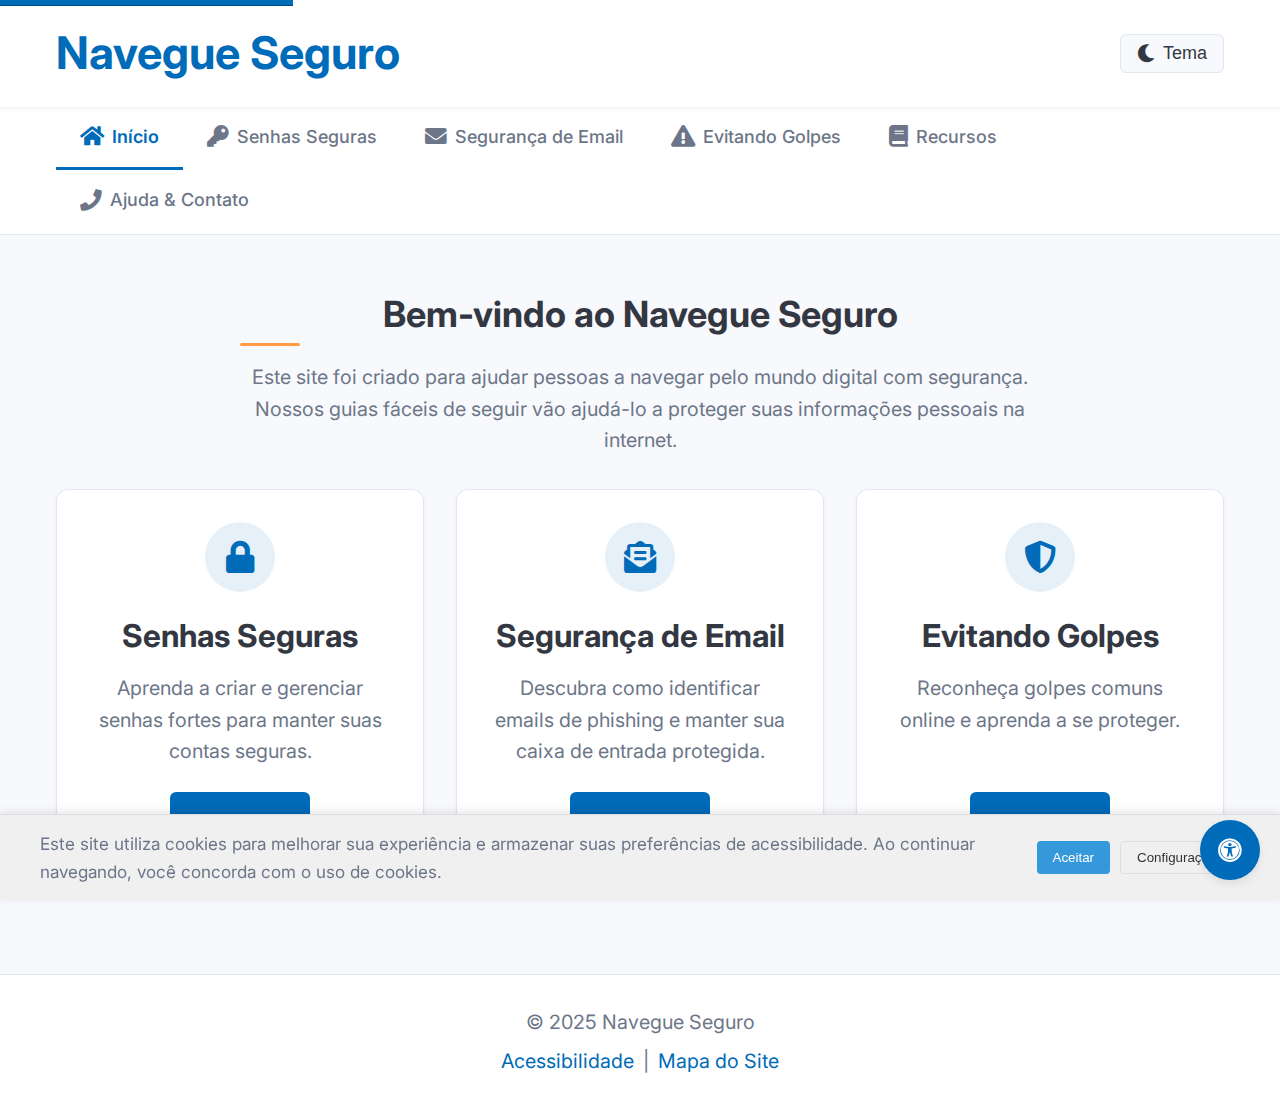
<file: index.html>
<!DOCTYPE html>
<html lang="pt-br">
<head>
    <meta charset="UTF-8">
    <meta name="viewport" content="width=device-width, initial-scale=1.0">
    <title>Navegue Seguro</title>
    
    <!-- Fonte Inter para design clean e acessível -->
    <link rel="preconnect" href="https://fonts.googleapis.com">
    <link rel="preconnect" href="https://fonts.gstatic.com" crossorigin>
    <link href="https://fonts.googleapis.com/css2?family=Inter:wght@400;500;600;700&display=swap" rel="stylesheet">
    
    <!-- Font Awesome para ícones reconhecíveis -->
    <link rel="stylesheet" href="https://cdnjs.cloudflare.com/ajax/libs/font-awesome/5.15.4/css/all.min.css">
    
    <!-- Estilos consolidados do site -->
    <link rel="stylesheet" href="css/styles-consolidado.css">
    
    <!-- Scripts utilitários -->
    <script src="js/cookie-utils.js"></script>
    
    <!-- Script consolidado para acessibilidade e tema -->
    <script src="js/acessibilidade-consolidado.js"></script>
    
    <!-- Scripts de cookie consent -->
    <script src="js/cookie-consent.js"></script>
</head>
<body>
    <!-- Link para pular para o conteúdo principal -->
    <a href="#main" class="skip-link">Pular para o conteúdo principal</a>
    
    <header>
        <div class="container">
            <h1>Navegue Seguro</h1>
            <div class="accessibility-controls">
                <button id="theme-toggle" aria-label="Alternar tema claro/escuro">
                    <i class="fas fa-moon"></i> Tema
                </button>
            </div>
        </div>
    </header>

    <nav>
        <div class="container">
            <ul>
                <li><a href="index.html" class="active"><i class="fas fa-home"></i> Início</a></li>
                <li><a href="pages/password-security.html"><i class="fas fa-key"></i> Senhas Seguras</a></li>
                <li><a href="pages/email-safety.html"><i class="fas fa-envelope"></i> Segurança de Email</a></li>
                <li><a href="pages/online-scams.html"><i class="fas fa-exclamation-triangle"></i> Evitando Golpes</a></li>
                <li><a href="pages/resources.html"><i class="fas fa-book"></i> Recursos</a></li>
                <li><a href="pages/contact.html"><i class="fas fa-phone"></i> Ajuda & Contato</a></li>
            </ul>
        </div>
    </nav>

    <main id="main">
        <div class="container">
            <section class="intro">
                <h2>Bem-vindo ao Navegue Seguro</h2>
                <p>Este site foi criado para ajudar pessoas a navegar pelo mundo digital com segurança. Nossos guias fáceis de seguir vão ajudá-lo a proteger suas informações pessoais na internet.</p>
            </section>

            <section class="features">
                <div class="feature-card">
                    <i class="fas fa-lock"></i>
                    <h3>Senhas Seguras</h3>
                    <p>Aprenda a criar e gerenciar senhas fortes para manter suas contas seguras.</p>
                    <a href="pages/password-security.html" class="button">Saiba Mais</a>
                </div>

                <div class="feature-card">
                    <i class="fas fa-envelope-open-text"></i>
                    <h3>Segurança de Email</h3>
                    <p>Descubra como identificar emails de phishing e manter sua caixa de entrada protegida.</p>
                    <a href="pages/email-safety.html" class="button">Saiba Mais</a>
                </div>

                <div class="feature-card">
                    <i class="fas fa-shield-alt"></i>
                    <h3>Evitando Golpes</h3>
                    <p>Reconheça golpes comuns online e aprenda a se proteger.</p>
                    <a href="pages/online-scams.html" class="button">Saiba Mais</a>
                </div>
            </section>
        </div>
    </main>

    <footer>
        <div class="container">
            <p>&copy; 2025 Navegue Seguro</p>
            <p><a href="pages/accessibility.html">Acessibilidade</a> | <a href="pages/sitemap.html">Mapa do Site</a></p>
        </div>
    </footer>

    <!-- Barra de acessibilidade flutuante -->
    <button class="accessibility-button" aria-label="Abrir menu de acessibilidade">
        <i class="fas fa-universal-access"></i>
    </button>
    
    <div class="accessibility-menu">
        <h3 id="accessibility-title">Opções de Acessibilidade</h3>
        
        <div class="accessibility-section">
            <h4>Tamanho do Texto</h4>
            <div class="option-buttons" role="group" aria-label="Tamanho da fonte">
                <button class="option-button font-size-option" data-size="small" aria-label="Fonte pequena">
                    <span class="font-small">A</span> Pequeno
                </button>
                <button class="option-button font-size-option" data-size="medium" aria-label="Fonte média">
                    <span class="font-medium">A</span> Médio
                </button>
                <button class="option-button font-size-option" data-size="large" aria-label="Fonte grande">
                    <span class="font-large">A</span> Grande
                </button>
            </div>
        </div>
        
        <div class="accessibility-section">
            <h4>Modo de Tema</h4>
            <div class="option-buttons" role="group" aria-label="Modo de tema">
                <button class="option-button contrast-mode-option" data-mode="normal" aria-label="Modo claro">
                    Claro
                    <div class="mode-preview preview-normal">Abc</div>
                </button>
                <button class="option-button contrast-mode-option" data-mode="dark" aria-label="Modo escuro">
                    Escuro
                    <div class="mode-preview preview-dark">Abc</div>
                </button>
            </div>
        </div>
    </div>

    <!-- Os scripts de tema e acessibilidade foram movidos para arquivos separados -->
    <!-- Veja js/theme-manager.js e js/theme-loader.js -->
</body>
</html>
</file>
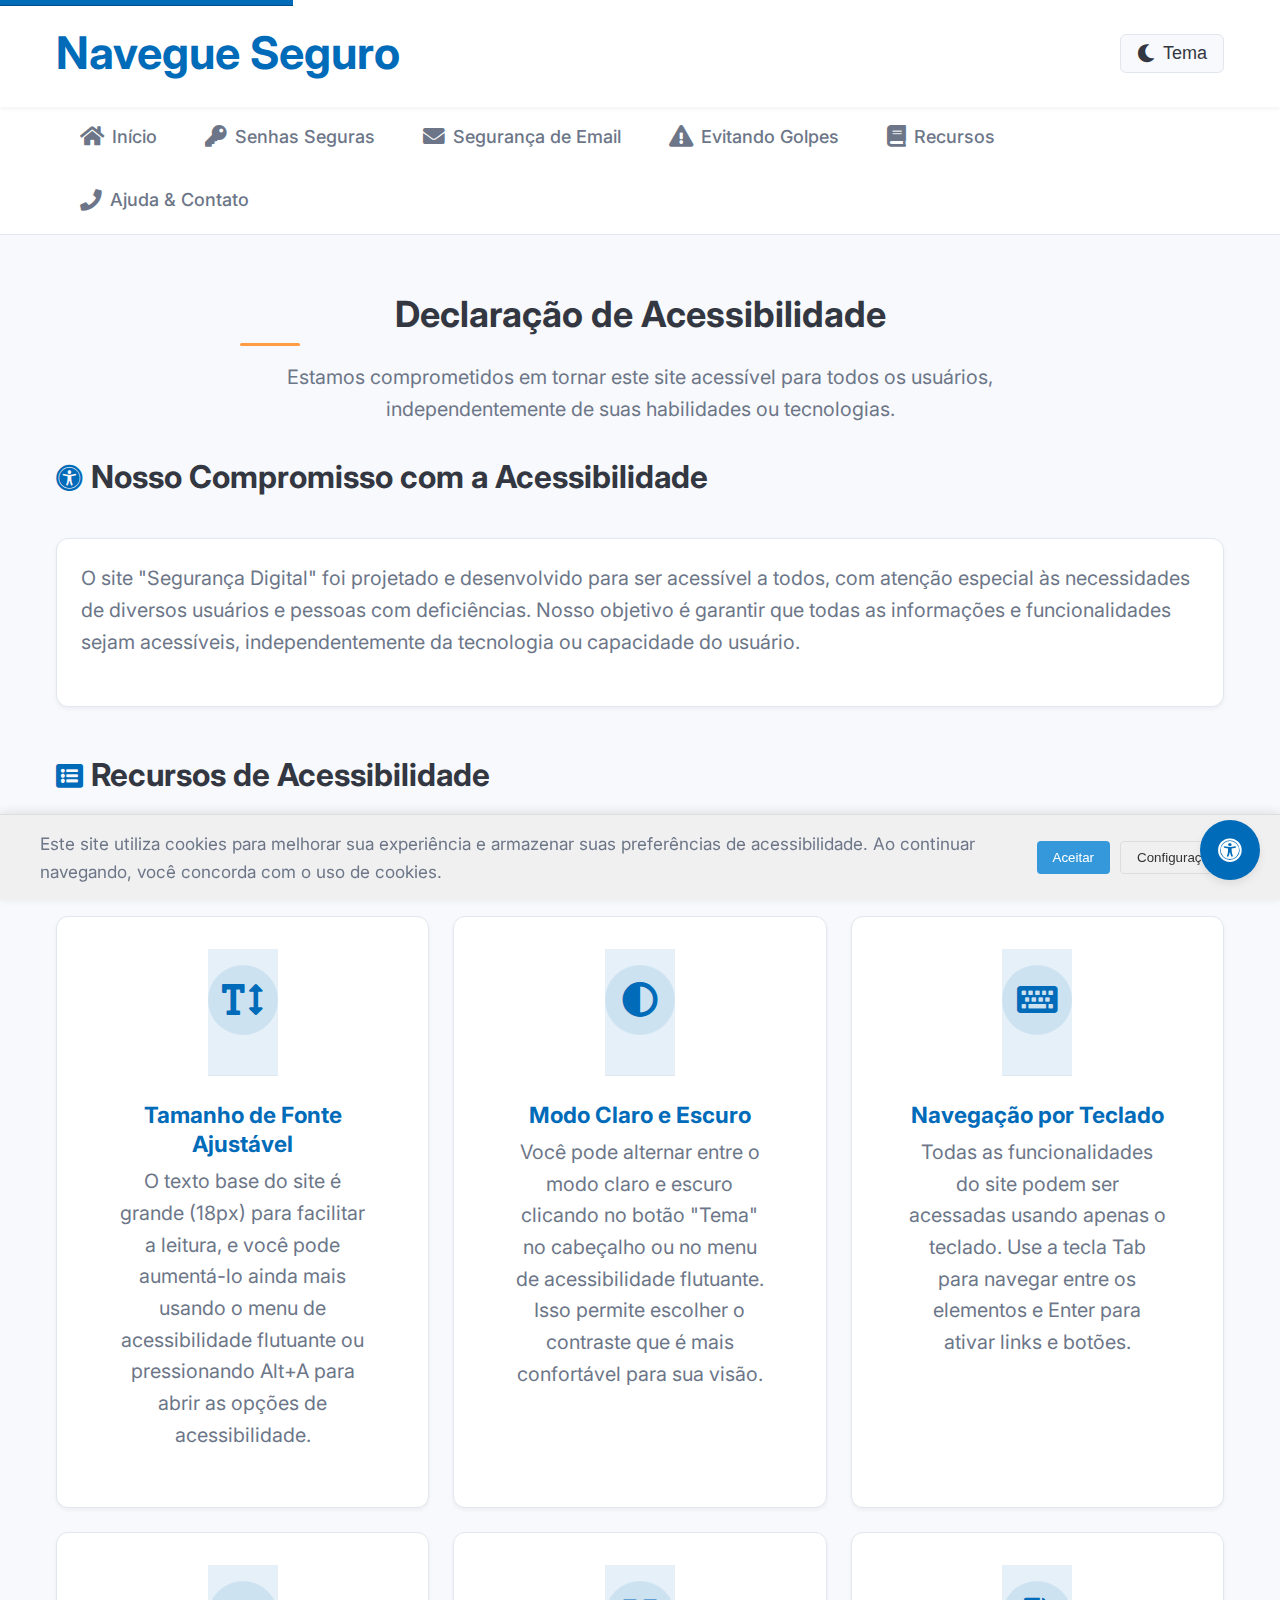
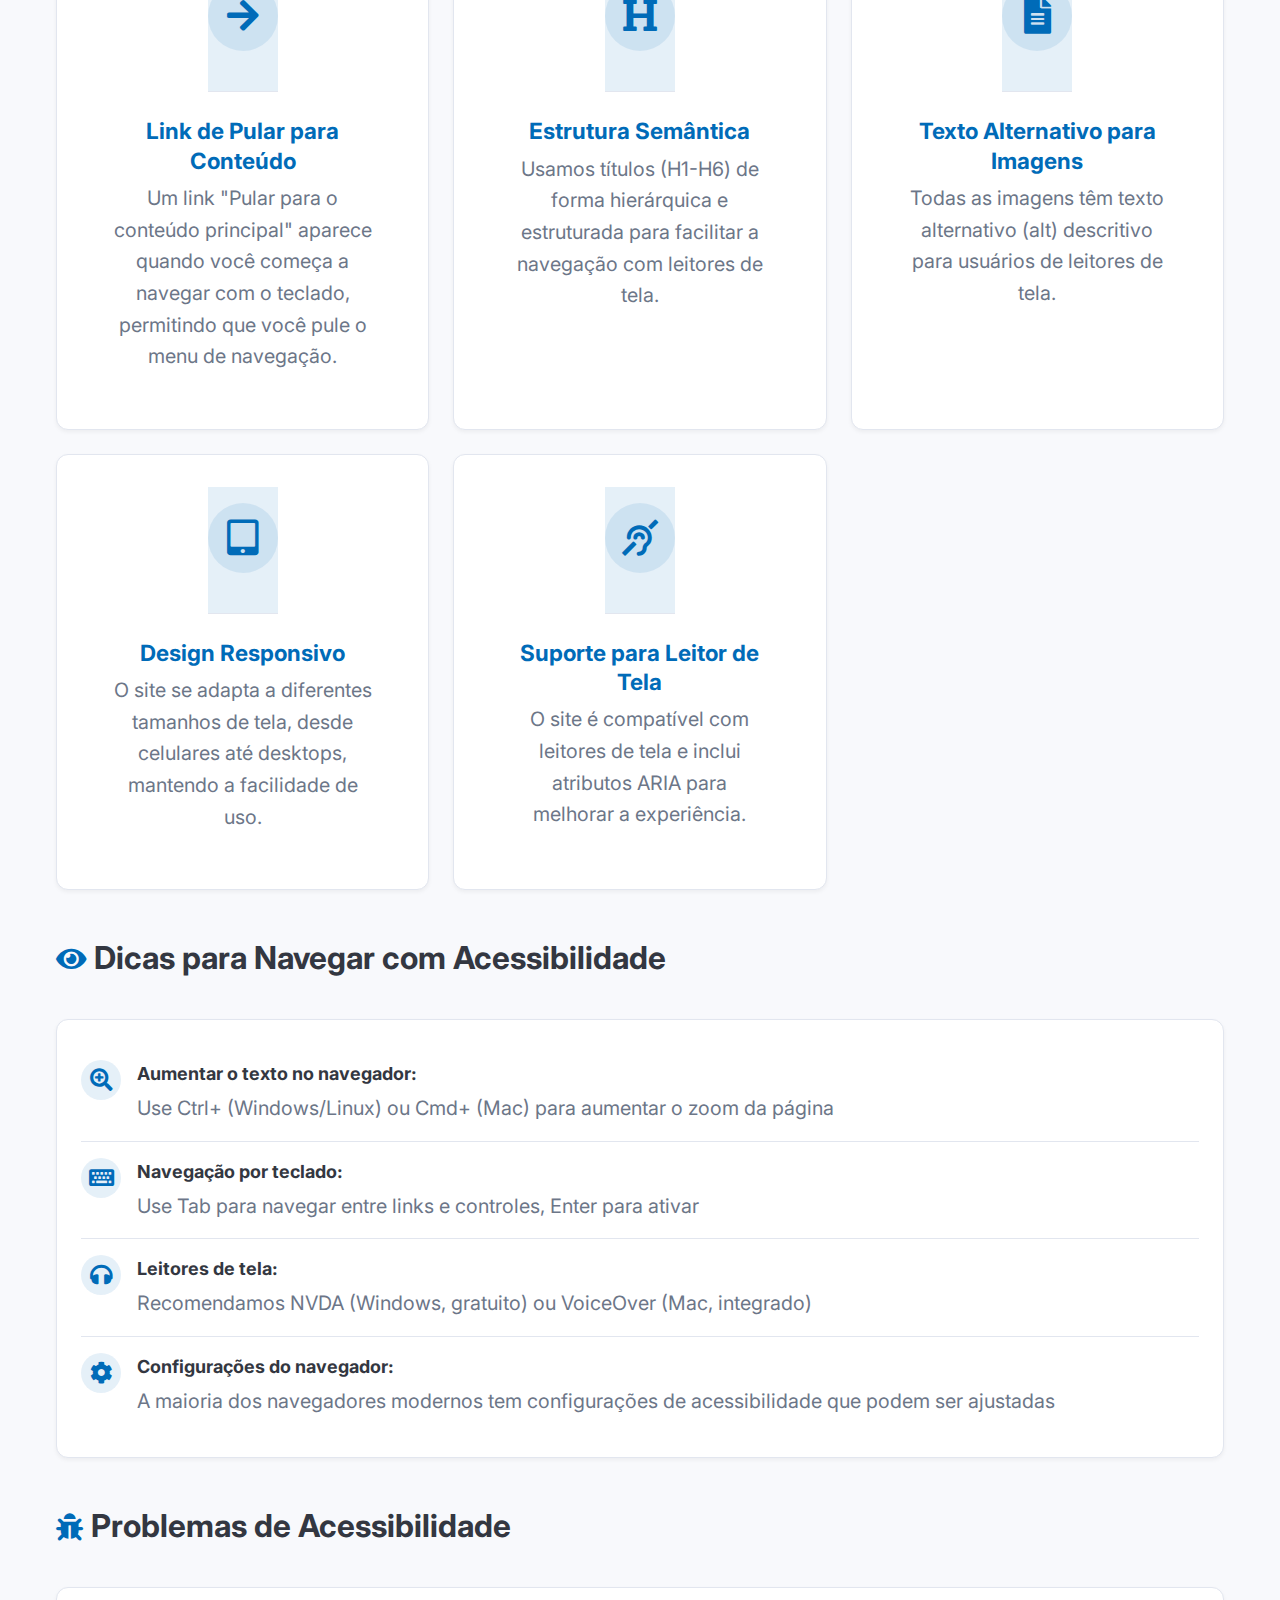
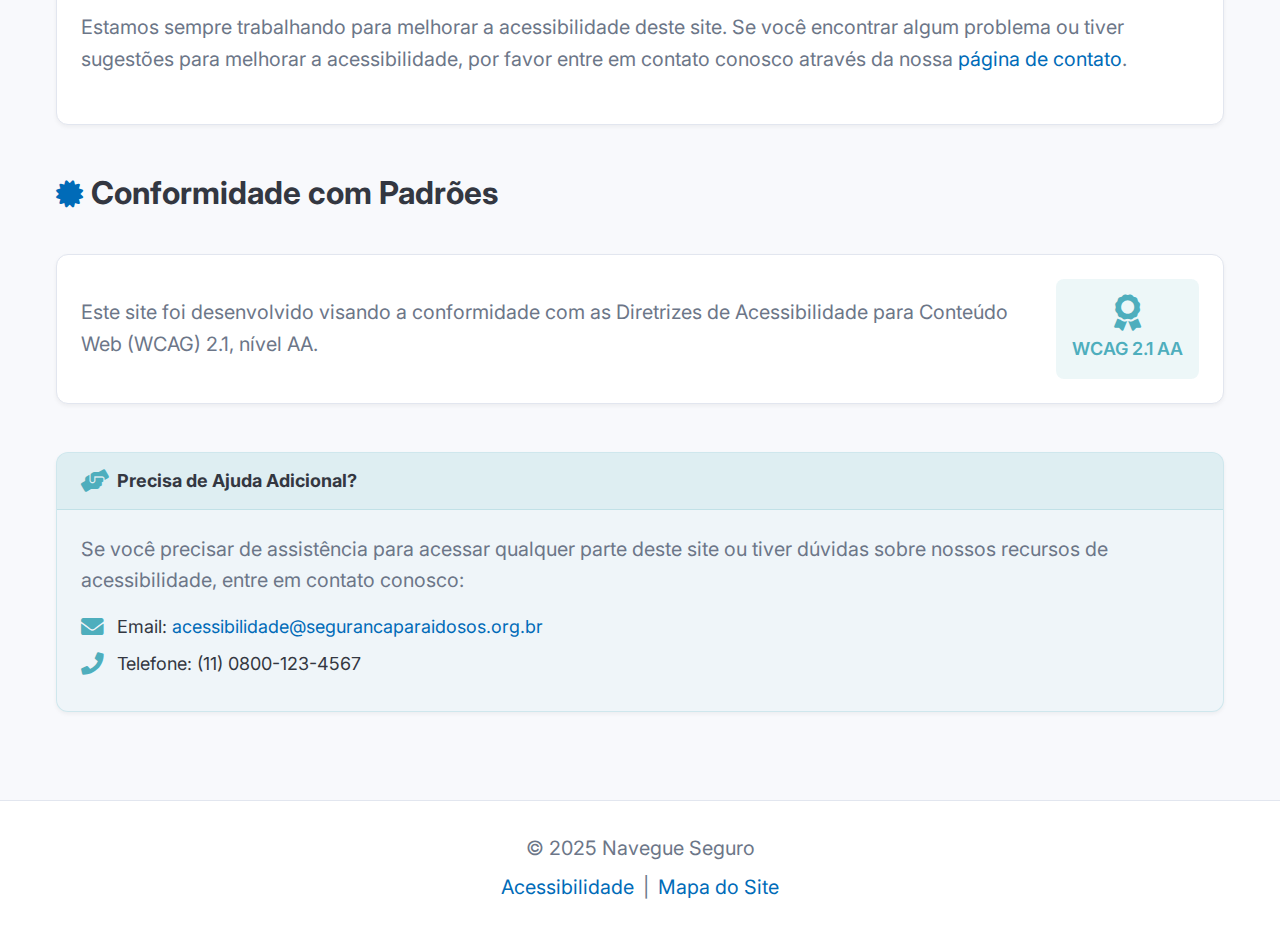
<file: pages/accessibility.html>
<!DOCTYPE html>
<html lang="pt-br">
<head>
    <meta charset="UTF-8">
    <meta name="viewport" content="width=device-width, initial-scale=1.0">
    <title>Acessibilidade - Navegue Seguro</title>
    
    <!-- Fonte Inter para design clean e acessível -->
    <link rel="preconnect" href="https://fonts.googleapis.com">
    <link rel="preconnect" href="https://fonts.gstatic.com" crossorigin>
    <link href="https://fonts.googleapis.com/css2?family=Inter:wght@400;500;600;700&display=swap" rel="stylesheet">
    
    <!-- Font Awesome para ícones reconhecíveis -->
    <link rel="stylesheet" href="https://cdnjs.cloudflare.com/ajax/libs/font-awesome/5.15.4/css/all.min.css">
    
    <!-- Estilos consolidados do site -->
    <link rel="stylesheet" href="../css/styles-consolidado.css">
    
    <!-- Scripts para manipulação de cookies e acessibilidade -->
    <script src="../js/cookie-utils.js"></script>
    <script src="../js/cookie-consent.js"></script>
    <script src="../js/acessibilidade-consolidado.js"></script>
</head>
<body>
    <!-- Link para pular para o conteúdo principal -->
    <a href="#main" class="skip-link">Pular para o conteúdo principal</a>
    
    <header>
        <div class="container">
            <h1>Navegue Seguro</h1>
            <div class="accessibility-controls">
                <button id="theme-toggle" aria-label="Alternar tema claro/escuro">
                    <i class="fas fa-moon"></i> Tema
                </button>
            </div>
        </div>
    </header>

    <nav>
        <div class="container">
            <ul>
                <li><a href="../index.html"><i class="fas fa-home"></i> Início</a></li>
                <li><a href="password-security.html"><i class="fas fa-key"></i> Senhas Seguras</a></li>
                <li><a href="email-safety.html"><i class="fas fa-envelope"></i> Segurança de Email</a></li>
                <li><a href="online-scams.html"><i class="fas fa-exclamation-triangle"></i> Evitando Golpes</a></li>
                <li><a href="resources.html"><i class="fas fa-book"></i> Recursos</a></li>
                <li><a href="contact.html"><i class="fas fa-phone"></i> Ajuda & Contato</a></li>
            </ul>
        </div>
    </nav>

    <main id="main">
        <div class="container">
            <section class="intro">
                <h2>Declaração de Acessibilidade</h2>
                <p>Estamos comprometidos em tornar este site acessível para todos os usuários, independentemente de suas habilidades ou tecnologias.</p>
            </section>

            <section class="content">
                <div class="section-header">
                    <i class="fas fa-universal-access"></i>
                    <h3>Nosso Compromisso com a Acessibilidade</h3>
                </div>
                
                <div class="card commitment">
                    <p>O site "Segurança Digital" foi projetado e desenvolvido para ser acessível a todos, com atenção especial às necessidades de diversos usuários e pessoas com deficiências. Nosso objetivo é garantir que todas as informações e funcionalidades sejam acessíveis, independentemente da tecnologia ou capacidade do usuário.</p>
                </div>

                <div class="section-header">
                    <i class="fas fa-list-alt"></i>
                    <h3>Recursos de Acessibilidade</h3>
                </div>
                
                <p>Este site inclui os seguintes recursos de acessibilidade:</p>

                <div class="accessibility-features">
                    <div class="feature-card">
                        <div class="feature-icon">
                            <i class="fas fa-text-height"></i>
                        </div>
                        <div class="feature-content">
                            <h4>Tamanho de Fonte Ajustável</h4>
                            <p>O texto base do site é grande (18px) para facilitar a leitura, e você pode aumentá-lo ainda mais usando o menu de acessibilidade flutuante ou pressionando Alt+A para abrir as opções de acessibilidade.</p>
                        </div>
                    </div>

                    <div class="feature-card">
                        <div class="feature-icon">
                            <i class="fas fa-adjust"></i>
                        </div>
                        <div class="feature-content">
                            <h4>Modo Claro e Escuro</h4>
                            <p>Você pode alternar entre o modo claro e escuro clicando no botão "Tema" no cabeçalho ou no menu de acessibilidade flutuante. Isso permite escolher o contraste que é mais confortável para sua visão.</p>
                        </div>
                    </div>

                    <div class="feature-card">
                        <div class="feature-icon">
                            <i class="fas fa-keyboard"></i>
                        </div>
                        <div class="feature-content">
                            <h4>Navegação por Teclado</h4>
                            <p>Todas as funcionalidades do site podem ser acessadas usando apenas o teclado. Use a tecla Tab para navegar entre os elementos e Enter para ativar links e botões.</p>
                        </div>
                    </div>

                    <div class="feature-card">
                        <div class="feature-icon">
                            <i class="fas fa-arrow-right"></i>
                        </div>
                        <div class="feature-content">
                            <h4>Link de Pular para Conteúdo</h4>
                            <p>Um link "Pular para o conteúdo principal" aparece quando você começa a navegar com o teclado, permitindo que você pule o menu de navegação.</p>
                        </div>
                    </div>

                    <div class="feature-card">
                        <div class="feature-icon">
                            <i class="fas fa-heading"></i>
                        </div>
                        <div class="feature-content">
                            <h4>Estrutura Semântica</h4>
                            <p>Usamos títulos (H1-H6) de forma hierárquica e estruturada para facilitar a navegação com leitores de tela.</p>
                        </div>
                    </div>

                    <div class="feature-card">
                        <div class="feature-icon">
                            <i class="fas fa-file-alt"></i>
                        </div>
                        <div class="feature-content">
                            <h4>Texto Alternativo para Imagens</h4>
                            <p>Todas as imagens têm texto alternativo (alt) descritivo para usuários de leitores de tela.</p>
                        </div>
                    </div>

                    <div class="feature-card">
                        <div class="feature-icon">
                            <i class="fas fa-tablet-alt"></i>
                        </div>
                        <div class="feature-content">
                            <h4>Design Responsivo</h4>
                            <p>O site se adapta a diferentes tamanhos de tela, desde celulares até desktops, mantendo a facilidade de uso.</p>
                        </div>
                    </div>

                    <div class="feature-card">
                        <div class="feature-icon">
                            <i class="fas fa-deaf"></i>
                        </div>
                        <div class="feature-content">
                            <h4>Suporte para Leitor de Tela</h4>
                            <p>O site é compatível com leitores de tela e inclui atributos ARIA para melhorar a experiência.</p>
                        </div>
                    </div>
                </div>

                <div class="section-header">
                    <i class="fas fa-eye"></i>
                    <h3>Dicas para Navegar com Acessibilidade</h3>
                </div>
                
                <div class="card tips">
                    <ul class="tips-list">
                        <li>
                            <div class="tip-icon">
                                <i class="fas fa-search-plus"></i>
                            </div>
                            <div class="tip-content">
                                <strong>Aumentar o texto no navegador:</strong>
                                <p>Use Ctrl+ (Windows/Linux) ou Cmd+ (Mac) para aumentar o zoom da página</p>
                            </div>
                        </li>
                        <li>
                            <div class="tip-icon">
                                <i class="fas fa-keyboard"></i>
                            </div>
                            <div class="tip-content">
                                <strong>Navegação por teclado:</strong>
                                <p>Use Tab para navegar entre links e controles, Enter para ativar</p>
                            </div>
                        </li>
                        <li>
                            <div class="tip-icon">
                                <i class="fas fa-headphones"></i>
                            </div>
                            <div class="tip-content">
                                <strong>Leitores de tela:</strong>
                                <p>Recomendamos NVDA (Windows, gratuito) ou VoiceOver (Mac, integrado)</p>
                            </div>
                        </li>
                        <li>
                            <div class="tip-icon">
                                <i class="fas fa-cog"></i>
                            </div>
                            <div class="tip-content">
                                <strong>Configurações do navegador:</strong>
                                <p>A maioria dos navegadores modernos tem configurações de acessibilidade que podem ser ajustadas</p>
                            </div>
                        </li>
                    </ul>
                </div>

                <div class="section-header">
                    <i class="fas fa-bug"></i>
                    <h3>Problemas de Acessibilidade</h3>
                </div>
                
                <div class="card feedback">
                    <p>Estamos sempre trabalhando para melhorar a acessibilidade deste site. Se você encontrar algum problema ou tiver sugestões para melhorar a acessibilidade, por favor entre em contato conosco através da nossa <a href="contact.html">página de contato</a>.</p>
                </div>

                <div class="section-header">
                    <i class="fas fa-certificate"></i>
                    <h3>Conformidade com Padrões</h3>
                </div>
                
                <div class="card standards">
                    <p>Este site foi desenvolvido visando a conformidade com as Diretrizes de Acessibilidade para Conteúdo Web (WCAG) 2.1, nível AA.</p>
                    <div class="standards-seal">
                        <i class="fas fa-award"></i>
                        <span>WCAG 2.1 AA</span>
                    </div>
                </div>

                <div class="help-box">
                    <div class="help-header">
                        <i class="fas fa-hands-helping"></i>
                        <h4>Precisa de Ajuda Adicional?</h4>
                    </div>
                    <div class="help-content">
                        <p>Se você precisar de assistência para acessar qualquer parte deste site ou tiver dúvidas sobre nossos recursos de acessibilidade, entre em contato conosco:</p>
                        <ul class="contact-options">
                            <li>
                                <i class="fas fa-envelope"></i>
                                <span>Email: <a href="mailto:acessibilidade@segurancaparaidosos.org.br">acessibilidade@segurancaparaidosos.org.br</a></span>
                            </li>
                            <li>
                                <i class="fas fa-phone"></i>
                                <span>Telefone: (11) 0800-123-4567</span>
                            </li>
                        </ul>
                    </div>
                </div>
            </section>
        </div>
    </main>

    <footer>
        <div class="container">
            <p>&copy; 2025 Navegue Seguro</p>
            <p><a href="accessibility.html" aria-current="page">Acessibilidade</a> | <a href="sitemap.html">Mapa do Site</a></p>
        </div>
    </footer>

    <!-- Barra de acessibilidade flutuante -->
    <button class="accessibility-button" aria-label="Abrir menu de acessibilidade">
        <i class="fas fa-universal-access"></i>
    </button>
    
    <div class="accessibility-menu">
        <h3 id="accessibility-title">Opções de Acessibilidade</h3>
        
        <div class="accessibility-section">
            <h4>Tamanho do Texto</h4>
            <div class="option-buttons" role="group" aria-label="Tamanho da fonte">
                <button class="option-button font-size-option" data-size="small" aria-label="Fonte pequena">
                    <span class="font-small">A</span> Pequeno
                </button>
                <button class="option-button font-size-option" data-size="medium" aria-label="Fonte média">
                    <span class="font-medium">A</span> Médio
                </button>
                <button class="option-button font-size-option" data-size="large" aria-label="Fonte grande">
                    <span class="font-large">A</span> Grande
                </button>
            </div>
        </div>
        
        <div class="accessibility-section">
            <h4>Modo de Tema</h4>
            <div class="option-buttons" role="group" aria-label="Modo de tema">
                <button class="option-button contrast-mode-option" data-mode="normal" aria-label="Modo claro">
                    Claro
                    <div class="mode-preview preview-normal">Abc</div>
                </button>
                <button class="option-button contrast-mode-option" data-mode="dark" aria-label="Modo escuro">
                    Escuro
                    <div class="mode-preview preview-dark">Abc</div>
                </button>
            </div>
        </div>
    </div>

    <!-- Os scripts de tema e acessibilidade foram movidos para arquivos separados -->
    <!-- Veja js/theme-manager.js e js/theme-loader.js -->

    <style>
        /* Estilos específicos para a página de acessibilidade */
        .content {
            display: flex;
            flex-direction: column;
            gap: var(--spacing-lg);
            margin-bottom: var(--spacing-xl);
        }
        
        .section-header {
            display: flex;
            align-items: center;
            gap: var(--spacing-sm);
            margin-bottom: var(--spacing-md);
        }
        
        .section-header i {
            color: var(--primary-color);
            font-size: 1.5rem;
        }
        
        .section-header h3 {
            color: var(--text-color);
            margin: 0;
        }
        
        /* Cartão padrão */
        .card {
            background-color: var(--card-bg);
            border-radius: var(--card-radius);
            padding: var(--spacing-lg);
            box-shadow: var(--shadow-sm);
            border: 1px solid var(--border-color);
            margin-bottom: var(--spacing-lg);
        }
        
        /* Grid de recursos de acessibilidade */
        .accessibility-features {
            display: grid;
            grid-template-columns: repeat(auto-fit, minmax(300px, 1fr));
            gap: var(--spacing-lg);
            margin-bottom: var(--spacing-lg);
        }
        
        .feature-card {
            background-color: var(--card-bg);
            border-radius: var(--card-radius);
            box-shadow: var(--shadow-sm);
            border: 1px solid var(--border-color);
            overflow: hidden;
            display: flex;
            flex-direction: column;
            height: 100%;
            transition: var(--transition-fast);
        }
        
        .feature-card:hover {
            transform: translateY(-4px);
            box-shadow: var(--shadow-md);
            border-color: var(--primary-color);
        }
        
        .feature-icon {
            background-color: rgba(0, 107, 184, 0.1);
            padding: var(--spacing-md) 0;
            display: flex;
            justify-content: center;
            align-items: center;
            border-bottom: 1px solid var(--border-color);
        }
        
        .feature-icon i {
            font-size: 2rem;
            color: var(--primary-color);
        }
        
        .feature-content {
            padding: var(--spacing-lg);
            flex-grow: 1;
        }
        
        .feature-content h4 {
            margin-top: 0;
            margin-bottom: var(--spacing-sm);
            color: var(--primary-color);
            font-size: 1.25rem;
        }
        
        .feature-content p {
            margin-bottom: 0;
            color: var(--text-secondary);
        }
        
        /* Dicas de acessibilidade */
        .tips-list {
            list-style-type: none;
            padding: 0;
            margin: 0;
        }
        
        .tips-list li {
            display: flex;
            align-items: flex-start;
            gap: var(--spacing-md);
            padding: var(--spacing-md) 0;
            border-bottom: 1px solid var(--border-color);
        }
        
        .tips-list li:last-child {
            border-bottom: none;
        }
        
        .tip-icon {
            width: 40px;
            height: 40px;
            background-color: rgba(0, 107, 184, 0.1);
            border-radius: 50%;
            display: flex;
            justify-content: center;
            align-items: center;
            flex-shrink: 0;
        }
        
        .tip-icon i {
            color: var(--primary-color);
            font-size: 1.25rem;
        }
        
        .tip-content {
            flex-grow: 1;
        }
        
        .tip-content strong {
            display: block;
            margin-bottom: var(--spacing-xs);
            color: var(--text-color);
        }
        
        .tip-content p {
            margin: 0;
            color: var(--text-secondary);
        }
        
        /* Conformidade com padrões */
        .standards {
            display: flex;
            align-items: center;
            justify-content: space-between;
            gap: var(--spacing-lg);
        }
        
        .standards p {
            margin: 0;
            flex-grow: 1;
        }
        
        .standards-seal {
            display: flex;
            flex-direction: column;
            align-items: center;
            justify-content: center;
            background-color: rgba(78, 174, 189, 0.1);
            padding: var(--spacing-md);
            border-radius: var(--border-radius);
            color: var(--secondary-color);
            flex-shrink: 0;
        }
        
        .standards-seal i {
            font-size: 2rem;
            margin-bottom: var(--spacing-xs);
        }
        
        .standards-seal span {
            font-weight: var(--font-weight-semibold);
        }
        
        /* Box de ajuda */
        .help-box {
            background-color: rgba(78, 174, 189, 0.05);
            border-radius: var(--card-radius);
            box-shadow: var(--shadow-sm);
            border: 1px solid rgba(78, 174, 189, 0.2);
            overflow: hidden;
        }
        
        .help-header {
            display: flex;
            align-items: center;
            gap: var(--spacing-sm);
            padding: var(--spacing-md) var(--spacing-lg);
            background-color: rgba(78, 174, 189, 0.1);
            border-bottom: 1px solid rgba(78, 174, 189, 0.2);
        }
        
        .help-header i {
            color: var(--secondary-color);
            font-size: 1.25rem;
        }
        
        .help-header h4 {
            margin: 0;
            color: var(--text-color);
        }
        
        .help-content {
            padding: var(--spacing-lg);
        }
        
        .help-content p {
            margin-top: 0;
            margin-bottom: var(--spacing-md);
        }
        
        .contact-options {
            list-style-type: none;
            padding: 0;
            margin: 0;
        }
        
        .contact-options li {
            display: flex;
            align-items: center;
            gap: var(--spacing-md);
            margin-bottom: var(--spacing-sm);
        }
        
        .contact-options li i {
            color: var(--secondary-color);
            font-size: 1.25rem;
            width: 20px;
            text-align: center;
        }
        
        /* Responsividade */
        @media screen and (max-width: 768px) {
            .accessibility-features {
                grid-template-columns: 1fr;
                gap: var(--spacing-md);
            }
            
            .standards {
                flex-direction: column;
                align-items: flex-start;
                gap: var(--spacing-md);
            }
            
            .tips-list li {
                flex-direction: column;
                gap: var(--spacing-sm);
            }
            
            .tip-icon {
                margin-bottom: var(--spacing-xs);
            }
        }
    </style>
</body>
</html>
</file>
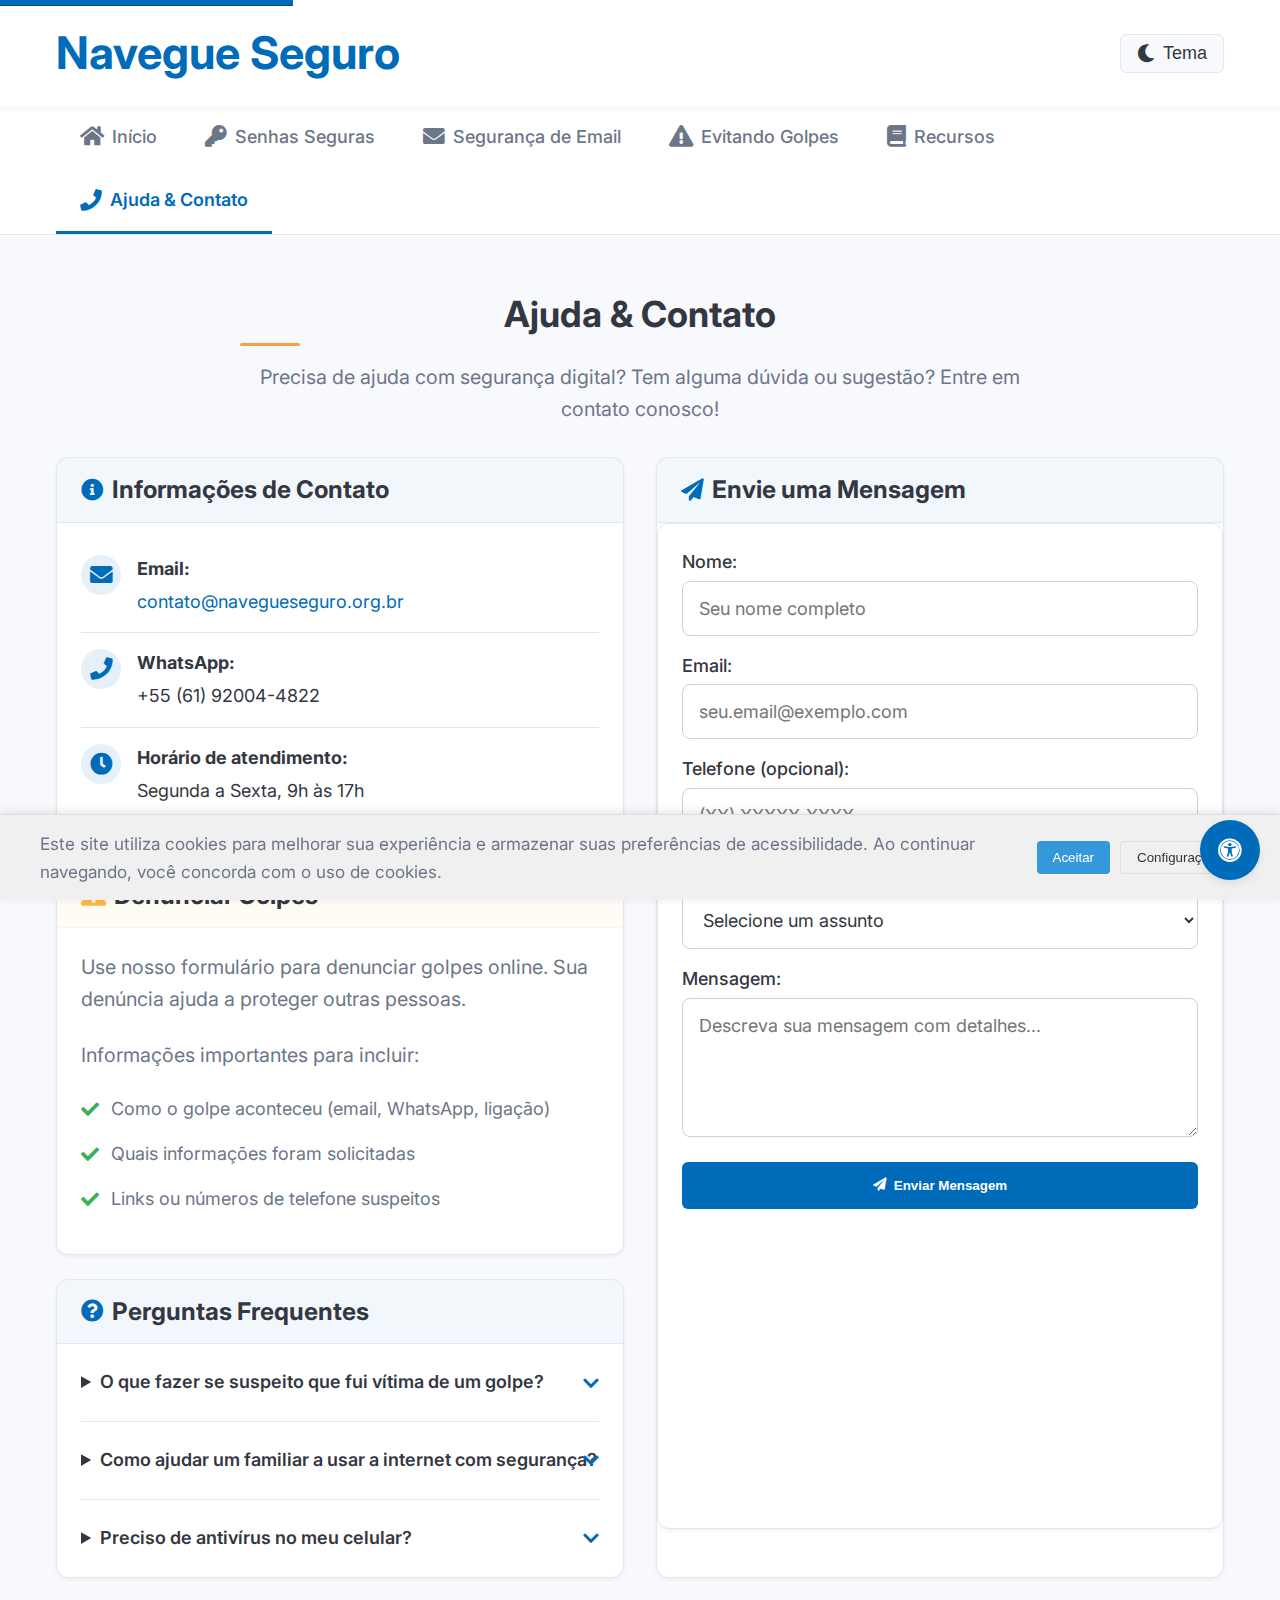
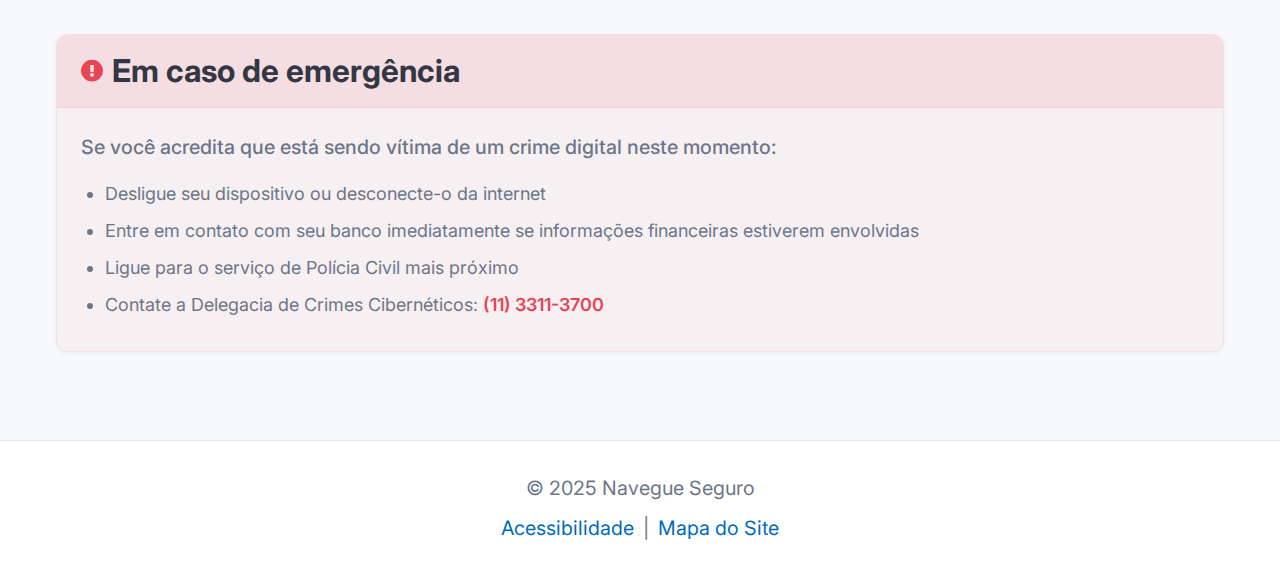
<file: pages/contact.html>
<!DOCTYPE html>
<html lang="pt-br">
<head>
    <meta charset="UTF-8">
    <meta name="viewport" content="width=device-width, initial-scale=1.0">
    <title>Ajuda & Contato - Navegue Seguro</title>
    
    <!-- Fonte Inter para design clean e acessível -->
    <link rel="preconnect" href="https://fonts.googleapis.com">
    <link rel="preconnect" href="https://fonts.gstatic.com" crossorigin>
    <link href="https://fonts.googleapis.com/css2?family=Inter:wght@400;500;600;700&display=swap" rel="stylesheet">
    
    <!-- Font Awesome para ícones reconhecíveis -->
    <link rel="stylesheet" href="https://cdnjs.cloudflare.com/ajax/libs/font-awesome/5.15.4/css/all.min.css">
    
    <!-- Estilos consolidados do site -->
    <link rel="stylesheet" href="../css/styles-consolidado.css">
    
    <!-- Scripts para manipulação de cookies e acessibilidade -->
    <script src="../js/cookie-utils.js"></script>
    <script src="../js/cookie-consent.js"></script>
    <script src="../js/acessibilidade-consolidado.js"></script>
</head>
<body>
    <!-- Link para pular para o conteúdo principal -->
    <a href="#main" class="skip-link">Pular para o conteúdo principal</a>
    
    <header>
        <div class="container">
            <h1>Navegue Seguro</h1>
            <div class="accessibility-controls">
                <button id="theme-toggle" aria-label="Alternar tema claro/escuro">
                    <i class="fas fa-moon"></i> Tema
                </button>
            </div>
        </div>
    </header>

    <nav>
        <div class="container">
            <ul>
                <li><a href="../index.html"><i class="fas fa-home"></i> Início</a></li>
                <li><a href="password-security.html"><i class="fas fa-key"></i> Senhas Seguras</a></li>
                <li><a href="email-safety.html"><i class="fas fa-envelope"></i> Segurança de Email</a></li>
                <li><a href="online-scams.html"><i class="fas fa-exclamation-triangle"></i> Evitando Golpes</a></li>
                <li><a href="resources.html"><i class="fas fa-book"></i> Recursos</a></li>
                <li><a href="contact.html" class="active"><i class="fas fa-phone"></i> Ajuda & Contato</a></li>
            </ul>
        </div>
    </nav>

    <main id="main">
        <div class="container">
            <section class="intro">
                <h2>Ajuda & Contato</h2>
                <p>Precisa de ajuda com segurança digital? Tem alguma dúvida ou sugestão? Entre em contato conosco!</p>
            </section>

            <section class="content">
                <div class="contact-grid">
                    <div class="contact-info">
                        <div class="contact-card">
                            <div class="card-header">
                                <i class="fas fa-info-circle"></i>
                                <h3>Informações de Contato</h3>
                            </div>
                            <ul class="contact-list">
                                <li>
                                    <div class="contact-icon">
                                        <i class="fas fa-envelope"></i>
                                    </div>
                                    <div class="contact-details">
                                        <strong>Email:</strong>
                                        <a href="mailto:contato@segurancadigital.org.br">contato@navegueseguro.org.br</a>
                                    </div>
                                </li>
                                <li>
                                    <div class="contact-icon">
                                        <i class="fas fa-phone"></i>
                                    </div>
                                    <div class="contact-details">
                                        <strong>WhatsApp:</strong>
                                        <span>+55 (61) 92004-4822</span>
                                    </div>
                                </li>
                                <li>
                                    <div class="contact-icon">
                                        <i class="fas fa-clock"></i>
                                    </div>
                                    <div class="contact-details">
                                        <strong>Horário de atendimento:</strong>
                                        <span>Segunda a Sexta, 9h às 17h</span>
                                    </div>
                                </li>
                            </ul>
                        </div>

                        <div class="contact-card">
                            <div class="card-header warning">
                                <i class="fas fa-exclamation-triangle"></i>
                                <h3>Denunciar Golpes</h3>
                            </div>
                            <div class="card-content">
                                <p>Use nosso formulário para denunciar golpes online. Sua denúncia ajuda a proteger outras pessoas.</p>
                                <p>Informações importantes para incluir:</p>
                                <ul class="checklist">
                                    <li>Como o golpe aconteceu (email, WhatsApp, ligação)</li>
                                    <li>Quais informações foram solicitadas</li>
                                    <li>Links ou números de telefone suspeitos</li>
                                </ul>
                            </div>
                        </div>
                        
                        <div class="contact-card">
                            <div class="card-header">
                                <i class="fas fa-question-circle"></i>
                                <h3>Perguntas Frequentes</h3>
                            </div>
                            <div class="faq-section">
                                <details class="faq-item">
                                    <summary>O que fazer se suspeito que fui vítima de um golpe?</summary>
                                    <div class="faq-answer">
                                        <p>Se você acredita que foi vítima de um golpe online, siga estes passos:</p>
                                        <ol>
                                            <li>Entre em contato com seu banco imediatamente</li>
                                            <li>Altere suas senhas comprometidas</li>
                                            <li>Reporte às autoridades locais</li>
                                            <li>Registre denúncia no Procon</li>
                                            <li>Monitore suas contas bancárias</li>
                                        </ol>
                                    </div>
                                </details>

                                <details class="faq-item">
                                    <summary>Como ajudar um familiar a usar a internet com segurança?</summary>
                                    <div class="faq-answer">
                                        <p>Para ajudar um familiar:</p>
                                        <ul>
                                            <li>Configure proteções de segurança básicas</li>
                                            <li>Ensine sobre senhas fortes</li>
                                            <li>Explique sinais de golpes comuns</li>
                                            <li>Incentive a perguntar antes de clicar</li>
                                            <li>Compartilhe nossos guias de referência</li>
                                        </ul>
                                    </div>
                                </details>

                                <details class="faq-item">
                                    <summary>Preciso de antivírus no meu celular?</summary>
                                    <div class="faq-answer">
                                        <p>Para a maioria dos usuários:</p>
                                        <ul>
                                            <li>iPhones normalmente não precisam</li>
                                            <li>Android pode se beneficiar de app de segurança</li>
                                            <li>Mantenha seu dispositivo atualizado</li>
                                            <li>Baixe apenas das lojas oficiais</li>
                                        </ul>
                                    </div>
                                </details>
                            </div>
                        </div>
                    </div>

                    <div class="form-container">
                        <div class="contact-form-card">
                            <div class="card-header">
                                <i class="fas fa-paper-plane"></i>
                                <h3>Envie uma Mensagem</h3>
                            </div>
                            
                            <form id="contact-form" class="contact-form">
                                <div class="form-group">
                                    <label for="name">Nome:</label>
                                    <input type="text" id="name" name="name" placeholder="Seu nome completo" required>
                                </div>

                                <div class="form-group">
                                    <label for="email">Email:</label>
                                    <input type="email" id="email" name="email" placeholder="seu.email@exemplo.com" required>
                                </div>

                                <div class="form-group">
                                    <label for="phone">Telefone (opcional):</label>
                                    <input type="tel" id="phone" name="phone" placeholder="(XX) XXXXX-XXXX">
                                </div>

                                <div class="form-group">
                                    <label for="subject">Assunto:</label>
                                    <select id="subject" name="subject" required>
                                        <option value="">Selecione um assunto</option>
                                        <option value="question">Dúvida sobre segurança</option>
                                        <option value="report">Reportar um golpe</option>
                                        <option value="feedback">Comentário ou sugestão</option>
                                        <option value="presentation">Solicitar apresentação</option>
                                        <option value="other">Outro assunto</option>
                                    </select>
                                </div>

                                <div class="form-group">
                                    <label for="message">Mensagem:</label>
                                    <textarea id="message" name="message" rows="5" placeholder="Descreva sua mensagem com detalhes..." required></textarea>
                                </div>

                                <div class="form-group">
                                    <button type="submit" class="button submit-button">
                                        <i class="fas fa-paper-plane"></i> Enviar Mensagem
                                    </button>
                                </div>
                            </form>
                            <div id="form-message" class="form-message"></div>
                        </div>
                    </div>
                </div>

                <div class="emergency-box">
                    <div class="emergency-header">
                        <i class="fas fa-exclamation-circle"></i>
                        <h3>Em caso de emergência</h3>
                    </div>
                    <div class="emergency-content">
                        <p>Se você acredita que está sendo vítima de um crime digital neste momento:</p>
                        <ul>
                            <li>Desligue seu dispositivo ou desconecte-o da internet</li>
                            <li>Entre em contato com seu banco imediatamente se informações financeiras estiverem envolvidas</li>
                            <li>Ligue para o serviço de Polícia Civil mais próximo</li>
                            <li>Contate a Delegacia de Crimes Cibernéticos: <strong>(11) 3311-3700</strong></li>
                        </ul>
                    </div>
                </div>
            </section>
        </div>
    </main>

    <footer>
        <div class="container">
            <p>&copy; 2025 Navegue Seguro</p>
            <p><a href="accessibility.html">Acessibilidade</a> | <a href="sitemap.html">Mapa do Site</a></p>
        </div>
    </footer>

    <!-- Barra de acessibilidade flutuante -->
    <button class="accessibility-button" aria-label="Abrir menu de acessibilidade">
        <i class="fas fa-universal-access"></i>
    </button>
    
    <div class="accessibility-menu">
        <h3 id="accessibility-title">Opções de Acessibilidade</h3>
        
        <div class="accessibility-section">
            <h4>Tamanho do Texto</h4>
            <div class="option-buttons" role="group" aria-label="Tamanho da fonte">
                <button class="option-button font-size-option" data-size="small" aria-label="Fonte pequena">
                    <span class="font-small">A</span> Pequeno
                </button>
                <button class="option-button font-size-option" data-size="medium" aria-label="Fonte média">
                    <span class="font-medium">A</span> Médio
                </button>
                <button class="option-button font-size-option" data-size="large" aria-label="Fonte grande">
                    <span class="font-large">A</span> Grande
                </button>
            </div>
        </div>
        
        <div class="accessibility-section">
            <h4>Modo de Tema</h4>
            <div class="option-buttons" role="group" aria-label="Modo de tema">
                <button class="option-button contrast-mode-option" data-mode="normal" aria-label="Modo claro">
                    Claro
                    <div class="mode-preview preview-normal">Abc</div>
                </button>
                <button class="option-button contrast-mode-option" data-mode="dark" aria-label="Modo escuro">
                    Escuro
                    <div class="mode-preview preview-dark">Abc</div>
                </button>
            </div>
        </div>
    </div>

    <!-- Os scripts de tema e acessibilidade foram movidos para arquivos separados -->
    <!-- Veja js/theme-manager.js e js/theme-loader.js -->

    <style>
        /* Estilos específicos para a página de contato */
        .content {
            display: flex;
            flex-direction: column;
            gap: var(--spacing-lg);
            margin-bottom: var(--spacing-xl);
        }
        
        /* Layout de grid para as seções de contato */
        .contact-grid {
            display: grid;
            grid-template-columns: 1fr 1fr;
            gap: var(--spacing-xl);
            margin-bottom: var(--spacing-xl);
        }
        
        /* Estilo de cartões para a seção de contato e informações */
        .contact-info {
            display: flex;
            flex-direction: column;
            gap: var(--spacing-lg);
        }
        
        .contact-card {
            background-color: var(--card-bg);
            border-radius: var(--card-radius);
            box-shadow: var(--shadow-sm);
            border: 1px solid var(--border-color);
            overflow: hidden;
        }
        
        .card-header {
            display: flex;
            align-items: center;
            gap: var(--spacing-sm);
            padding: var(--spacing-md) var(--spacing-lg);
            background-color: rgba(0, 107, 184, 0.05);
            border-bottom: 1px solid rgba(0, 107, 184, 0.1);
        }
        
        .card-header i {
            color: var(--primary-color);
            font-size: 1.25rem;
        }
        
        .card-header h3 {
            color: var(--text-color);
            margin: 0;
            font-size: 1.35rem;
        }
        
        .card-header.warning {
            background-color: rgba(252, 185, 65, 0.05);
            border-bottom: 1px solid rgba(252, 185, 65, 0.1);
        }
        
        .card-header.warning i {
            color: var(--warning-color);
        }
        
        .card-content {
            padding: var(--spacing-lg);
        }
        
        /* Lista de contatos */
        .contact-list {
            list-style-type: none;
            padding: var(--spacing-md) var(--spacing-lg);
            margin: 0;
        }
        
        .contact-list li {
            display: flex;
            align-items: flex-start;
            gap: var(--spacing-md);
            padding: var(--spacing-md) 0;
            border-bottom: 1px solid var(--border-color);
        }
        
        .contact-list li:last-child {
            border-bottom: none;
        }
        
        .contact-icon {
            width: 40px;
            height: 40px;
            background-color: rgba(0, 107, 184, 0.1);
            border-radius: 50%;
            display: flex;
            justify-content: center;
            align-items: center;
            flex-shrink: 0;
        }
        
        .contact-icon i {
            color: var(--primary-color);
            font-size: 1.25rem;
        }
        
        .contact-details {
            flex-grow: 1;
        }
        
        .contact-details strong {
            display: block;
            margin-bottom: var(--spacing-xs);
            color: var(--text-color);
        }
        
        /* Estilos para a lista de verificação */
        .checklist {
            list-style-type: none;
            padding: 0;
            margin: 0;
        }
        
        .checklist li {
            position: relative;
            padding-left: 30px;
            margin-bottom: var(--spacing-md);
            color: var(--text-secondary);
        }
        
        .checklist li:before {
            content: '\f00c';
            font-family: 'Font Awesome 5 Free';
            font-weight: 900;
            position: absolute;
            left: 0;
            top: 0;
            color: var(--success-color);
        }
        
        /* Estilos para FAQs */
        .faq-section {
            padding: var(--spacing-md) var(--spacing-lg);
        }
        
        .faq-item {
            margin-bottom: var(--spacing-md);
            border-bottom: 1px solid var(--border-color);
            padding-bottom: var(--spacing-md);
        }
        
        .faq-item:last-child {
            margin-bottom: 0;
            border-bottom: none;
            padding-bottom: 0;
        }
        
        .faq-item summary {
            cursor: pointer;
            font-weight: var(--font-weight-semibold);
            color: var(--text-color);
            padding: var(--spacing-sm) 0;
            position: relative;
            transition: var(--transition-fast);
        }
        
        .faq-item summary:hover {
            color: var(--primary-color);
        }
        
        .faq-item summary::-webkit-details-marker {
            display: none;
        }
        
        .faq-item summary::after {
            content: '\f078';
            font-family: 'Font Awesome 5 Free';
            font-weight: 900;
            position: absolute;
            right: 0;
            top: 50%;
            transform: translateY(-50%);
            color: var(--primary-color);
            transition: transform 0.3s ease;
        }
        
        .faq-item[open] summary::after {
            transform: translateY(-50%) rotate(180deg);
        }
        
        .faq-answer {
            margin-top: var(--spacing-sm);
            padding-left: var(--spacing-sm);
            color: var(--text-secondary);
        }
        
        .faq-answer p {
            margin-top: 0;
            margin-bottom: var(--spacing-sm);
        }
        
        .faq-answer ul, .faq-answer ol {
            margin-top: 0;
            padding-left: var(--spacing-lg);
        }
        
        .faq-answer li {
            margin-bottom: var(--spacing-xs);
        }
        
        /* Estilos para o formulário de contato */
        .form-container {
            height: 100%;
        }
        
        .contact-form-card {
            background-color: var(--card-bg);
            border-radius: var(--card-radius);
            box-shadow: var(--shadow-sm);
            border: 1px solid var(--border-color);
            overflow: hidden;
            height: 100%;
            display: flex;
            flex-direction: column;
        }
        
        .contact-form {
            padding: var(--spacing-lg);
            flex-grow: 1;
        }
        
        .form-group {
            margin-bottom: var(--spacing-md);
        }
        
        .form-group label {
            display: block;
            margin-bottom: var(--spacing-xs);
            font-weight: var(--font-weight-medium);
            color: var(--text-color);
        }
        
        .form-group input,
        .form-group select,
        .form-group textarea {
            width: 100%;
            padding: var(--spacing-md);
            border: 1px solid var(--input-border);
            border-radius: var(--border-radius);
            background-color: var(--input-background);
            font-size: 1rem;
            color: var(--text-color);
            transition: var(--transition-fast);
            font-family: var(--font-family);
        }
        
        .form-group input:focus,
        .form-group select:focus,
        .form-group textarea:focus {
            border-color: var(--input-focus-border);
            background-color: var(--input-focus-background);
            box-shadow: 0 0 0 3px var(--input-shadow);
            outline: none;
        }
        
        .submit-button {
            width: 100%;
        }
        
        .form-message {
            padding: 0 var(--spacing-lg) var(--spacing-lg);
        }
        
        .success-message {
            display: flex;
            align-items: center;
            gap: var(--spacing-sm);
            padding: var(--spacing-md);
            background-color: rgba(55, 177, 90, 0.1);
            border-radius: var(--border-radius);
            color: var(--success-color);
            border-left: 3px solid var(--success-color);
        }
        
        .success-message i {
            font-size: 1.25rem;
        }
        
        /* Estilos para a caixa de emergência */
        .emergency-box {
            background-color: rgba(231, 69, 86, 0.05);
            border-radius: var(--card-radius);
            box-shadow: var(--shadow-sm);
            border: 1px solid rgba(231, 69, 86, 0.1);
            overflow: hidden;
        }
        
        .emergency-header {
            display: flex;
            align-items: center;
            gap: var(--spacing-sm);
            padding: var(--spacing-md) var(--spacing-lg);
            background-color: rgba(231, 69, 86, 0.1);
            border-bottom: 1px solid rgba(231, 69, 86, 0.1);
        }
        
        .emergency-header i {
            color: var(--danger-color);
            font-size: 1.25rem;
        }
        
        .emergency-header h3 {
            margin: 0;
            color: var(--text-color);
        }
        
        .emergency-content {
            padding: var(--spacing-lg);
        }
        
        .emergency-content p {
            margin-top: 0;
            margin-bottom: var(--spacing-md);
            font-weight: var(--font-weight-medium);
        }
        
        .emergency-content ul {
            margin: 0;
            padding-left: var(--spacing-lg);
        }
        
        .emergency-content li {
            margin-bottom: var(--spacing-sm);
            color: var(--text-secondary);
        }
        
        .emergency-content strong {
            color: var(--danger-color);
            font-weight: var(--font-weight-semibold);
        }
        
        /* Responsividade */
        @media screen and (max-width: 992px) {
            .contact-grid {
                grid-template-columns: 1fr;
                gap: var(--spacing-lg);
            }
            
            .form-container {
                order: -1;
            }
        }
        
        @media screen and (max-width: 768px) {
            .contact-list li {
                flex-direction: column;
                gap: var(--spacing-sm);
            }
            
            .contact-icon {
                margin-bottom: var(--spacing-xs);
            }
        }
    </style>
</body>
</html>
</file>
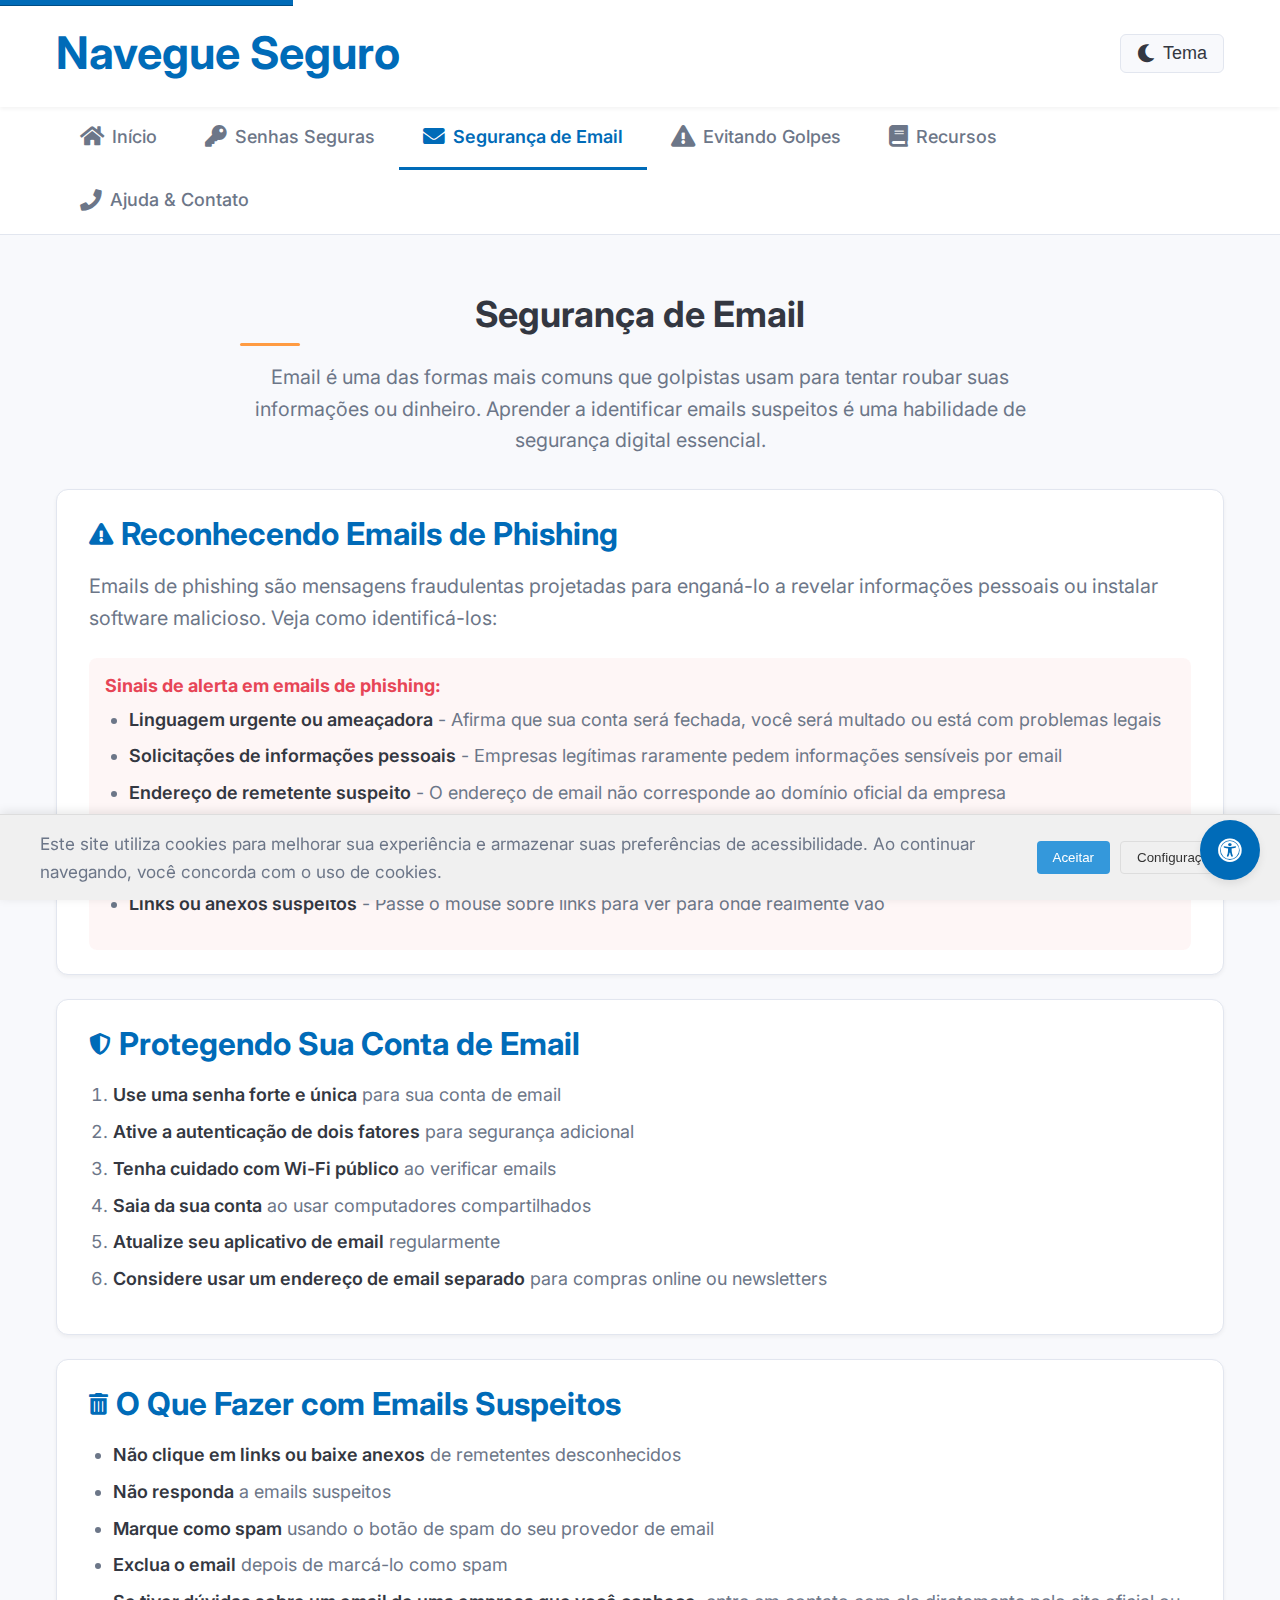
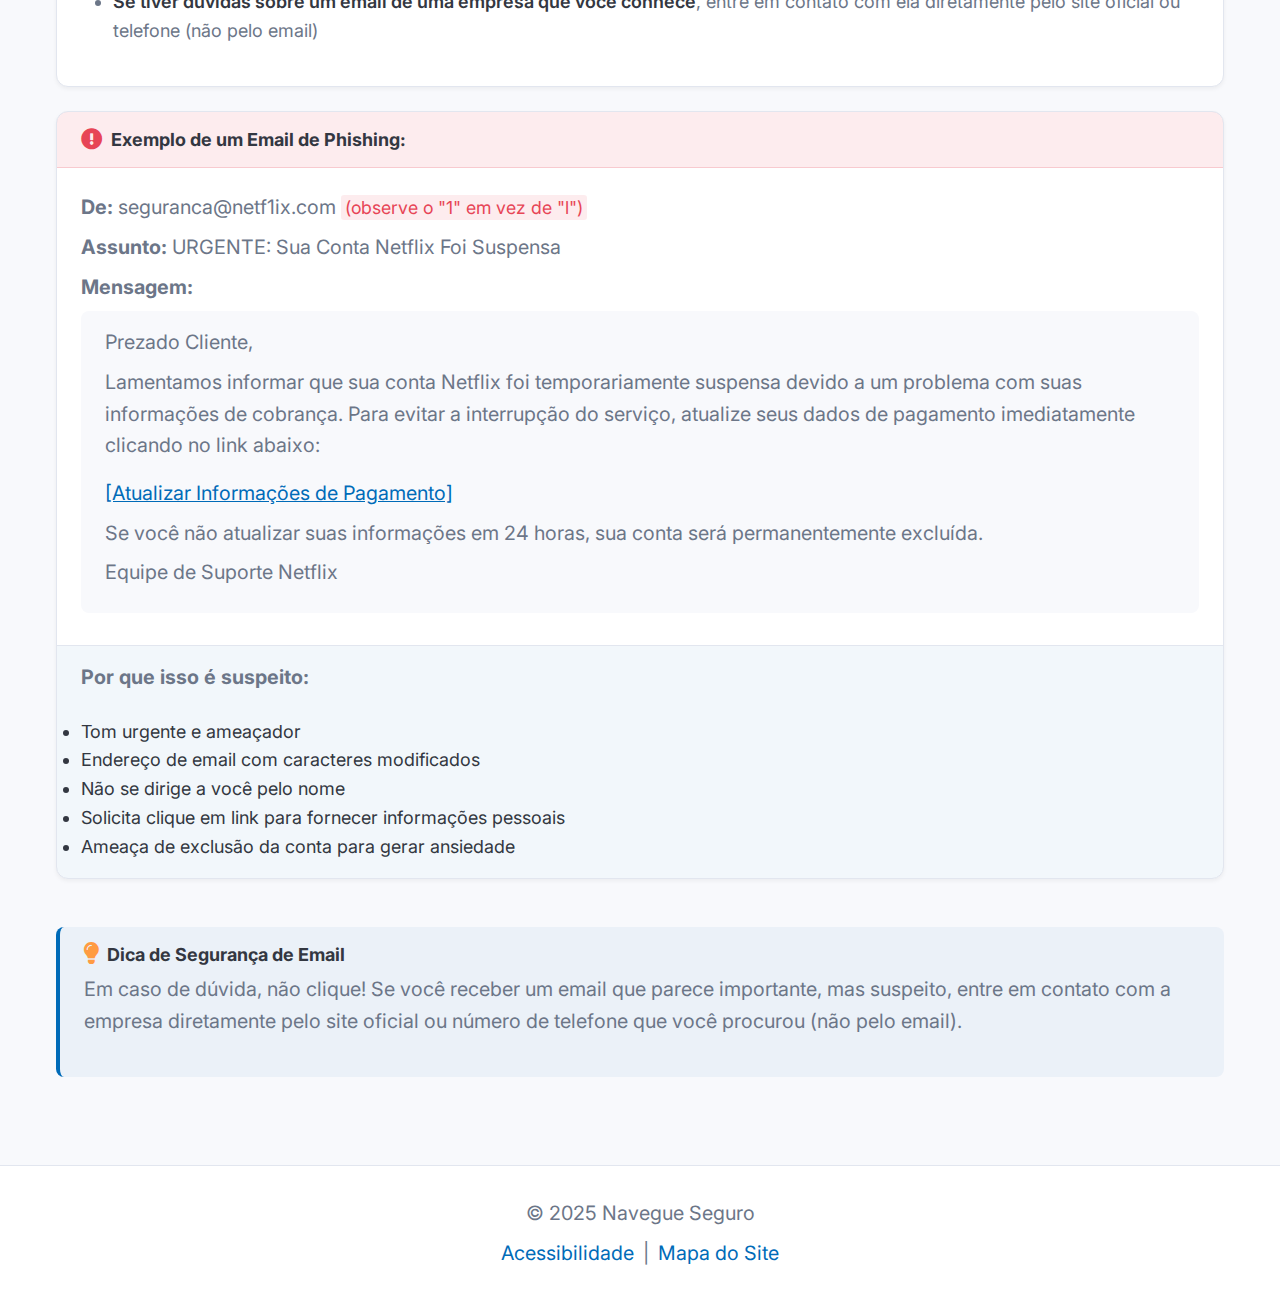
<file: pages/email-safety.html>
<!DOCTYPE html>
<html lang="pt-br">
<head>
    <meta charset="UTF-8">
    <meta name="viewport" content="width=device-width, initial-scale=1.0">
    <title>Segurança de Email - Navegue Seguro</title>
    
    <!-- Fonte Inter para design clean e acessível -->
    <link rel="preconnect" href="https://fonts.googleapis.com">
    <link rel="preconnect" href="https://fonts.gstatic.com" crossorigin>
    <link href="https://fonts.googleapis.com/css2?family=Inter:wght@400;500;600;700&display=swap" rel="stylesheet">
    
    <!-- Font Awesome para ícones reconhecíveis -->
    <link rel="stylesheet" href="https://cdnjs.cloudflare.com/ajax/libs/font-awesome/5.15.4/css/all.min.css">
    
    <!-- Estilos consolidados do site -->
    <link rel="stylesheet" href="../css/styles-consolidado.css">
    
    <!-- Scripts para manipulação de cookies e acessibilidade -->
    <script src="../js/cookie-utils.js"></script>
    <script src="../js/cookie-consent.js"></script>
    <script src="../js/acessibilidade-consolidado.js"></script>
</head>
<body>
    <!-- Link para pular para o conteúdo principal -->
    <a href="#main" class="skip-link">Pular para o conteúdo principal</a>
    
    <header>
        <div class="container">
            <h1>Navegue Seguro</h1>
            <div class="accessibility-controls">
                <button id="theme-toggle" aria-label="Alternar tema claro/escuro">
                    <i class="fas fa-moon"></i> Tema
                </button>
            </div>
        </div>
    </header>

    <nav>
        <div class="container">
            <ul>
                <li><a href="../index.html"><i class="fas fa-home"></i> Início</a></li>
                <li><a href="password-security.html"><i class="fas fa-key"></i> Senhas Seguras</a></li>
                <li><a href="email-safety.html" class="active"><i class="fas fa-envelope"></i> Segurança de Email</a></li>
                <li><a href="online-scams.html"><i class="fas fa-exclamation-triangle"></i> Evitando Golpes</a></li>
                <li><a href="resources.html"><i class="fas fa-book"></i> Recursos</a></li>
                <li><a href="contact.html"><i class="fas fa-phone"></i> Ajuda & Contato</a></li>
            </ul>
        </div>
    </nav>

    <main id="main">
        <div class="container">
            <section class="intro">
                <h2>Segurança de Email</h2>
                <p>Email é uma das formas mais comuns que golpistas usam para tentar roubar suas informações ou dinheiro. Aprender a identificar emails suspeitos é uma habilidade de segurança digital essencial.</p>
            </section>

            <section class="content">
                <div class="card">
                    <h3><i class="fas fa-exclamation-triangle"></i> Reconhecendo Emails de Phishing</h3>
                    <p>Emails de phishing são mensagens fraudulentas projetadas para enganá-lo a revelar informações pessoais ou instalar software malicioso. Veja como identificá-los:</p>
                    
                    <div class="warning-signs">
                        <h4>Sinais de alerta em emails de phishing:</h4>
                        <ul>
                            <li><strong>Linguagem urgente ou ameaçadora</strong> - Afirma que sua conta será fechada, você será multado ou está com problemas legais</li>
                            <li><strong>Solicitações de informações pessoais</strong> - Empresas legítimas raramente pedem informações sensíveis por email</li>
                            <li><strong>Endereço de remetente suspeito</strong> - O endereço de email não corresponde ao domínio oficial da empresa</li>
                            <li><strong>Saudação genérica</strong> - "Caro Cliente" em vez do seu nome</li>
                            <li><strong>Erros de ortografia e gramática</strong> - Empresas profissionais revisam suas comunicações</li>
                            <li><strong>Links ou anexos suspeitos</strong> - Passe o mouse sobre links para ver para onde realmente vão</li>
                        </ul>
                    </div>
                </div>

                <div class="card">
                    <h3><i class="fas fa-shield-alt"></i> Protegendo Sua Conta de Email</h3>
                    <ol>
                        <li><strong>Use uma senha forte e única</strong> para sua conta de email</li>
                        <li><strong>Ative a autenticação de dois fatores</strong> para segurança adicional</li>
                        <li><strong>Tenha cuidado com Wi-Fi público</strong> ao verificar emails</li>
                        <li><strong>Saia da sua conta</strong> ao usar computadores compartilhados</li>
                        <li><strong>Atualize seu aplicativo de email</strong> regularmente</li>
                        <li><strong>Considere usar um endereço de email separado</strong> para compras online ou newsletters</li>
                    </ol>
                </div>

                <div class="card">
                    <h3><i class="fas fa-trash-alt"></i> O Que Fazer com Emails Suspeitos</h3>
                    <ul>
                        <li><strong>Não clique em links ou baixe anexos</strong> de remetentes desconhecidos</li>
                        <li><strong>Não responda</strong> a emails suspeitos</li>
                        <li><strong>Marque como spam</strong> usando o botão de spam do seu provedor de email</li>
                        <li><strong>Exclua o email</strong> depois de marcá-lo como spam</li>
                        <li><strong>Se tiver dúvidas sobre um email de uma empresa que você conhece</strong>, entre em contato com ela diretamente pelo site oficial ou telefone (não pelo email)</li>
                    </ul>
                </div>

                <div class="example-box phishing-email">
                    <div class="example-header">
                        <i class="fas fa-exclamation-circle"></i>
                        <h4>Exemplo de um Email de Phishing:</h4>
                    </div>
                    <div class="phishing-example">
                        <p><strong>De:</strong> seguranca@netf1ix.com <span class="highlight">(observe o "1" em vez de "l")</span></p>
                        <p><strong>Assunto:</strong> URGENTE: Sua Conta Netflix Foi Suspensa</p>
                        <p><strong>Mensagem:</strong></p>
                        <div class="message-body">
                            <p>Prezado Cliente,</p>
                            <p>Lamentamos informar que sua conta Netflix foi temporariamente suspensa devido a um problema com suas informações de cobrança. Para evitar a interrupção do serviço, atualize seus dados de pagamento imediatamente clicando no link abaixo:</p>
                            <p class="fake-link">[Atualizar Informações de Pagamento]</p>
                            <p>Se você não atualizar suas informações em 24 horas, sua conta será permanentemente excluída.</p>
                            <p>Equipe de Suporte Netflix</p>
                        </div>
                    </div>
                    <div class="analysis">
                        <p><strong>Por que isso é suspeito:</strong></p>
                        <ul>
                            <li>Tom urgente e ameaçador</li>
                            <li>Endereço de email com caracteres modificados</li>
                            <li>Não se dirige a você pelo nome</li>
                            <li>Solicita clique em link para fornecer informações pessoais</li>
                            <li>Ameaça de exclusão da conta para gerar ansiedade</li>
                        </ul>
                    </div>
                </div>

                <div class="tip-box">
                    <div class="tip-header">
                        <i class="fas fa-lightbulb"></i>
                        <h4>Dica de Segurança de Email</h4>
                    </div>
                    <div class="tip-content">
                        <p>Em caso de dúvida, não clique! Se você receber um email que parece importante, mas suspeito, entre em contato com a empresa diretamente pelo site oficial ou número de telefone que você procurou (não pelo email).</p>
                    </div>
                </div>
            </section>
        </div>
    </main>

    <footer>
        <div class="container">
            <p>&copy; 2025 Navegue Seguro</p>
            <p><a href="accessibility.html">Acessibilidade</a> | <a href="sitemap.html">Mapa do Site</a></p>
        </div>
    </footer>

    <!-- Barra de acessibilidade flutuante -->
    <button class="accessibility-button" aria-label="Abrir menu de acessibilidade">
        <i class="fas fa-universal-access"></i>
    </button>
    
    <div class="accessibility-menu">
        <h3 id="accessibility-title">Opções de Acessibilidade</h3>
        
        <div class="accessibility-section">
            <h4>Tamanho do Texto</h4>
            <div class="option-buttons" role="group" aria-label="Tamanho da fonte">
                <button class="option-button font-size-option" data-size="small" aria-label="Fonte pequena">
                    <span class="font-small">A</span> Pequeno
                </button>
                <button class="option-button font-size-option" data-size="medium" aria-label="Fonte média">
                    <span class="font-medium">A</span> Médio
                </button>
                <button class="option-button font-size-option" data-size="large" aria-label="Fonte grande">
                    <span class="font-large">A</span> Grande
                </button>
            </div>
        </div>
        
        <div class="accessibility-section">
            <h4>Modo de Tema</h4>
            <div class="option-buttons" role="group" aria-label="Modo de tema">
                <button class="option-button contrast-mode-option" data-mode="normal" aria-label="Modo claro">
                    Claro
                    <div class="mode-preview preview-normal">Abc</div>
                </button>
                <button class="option-button contrast-mode-option" data-mode="dark" aria-label="Modo escuro">
                    Escuro
                    <div class="mode-preview preview-dark">Abc</div>
                </button>
            </div>
        </div>
    </div>

    <!-- Os scripts de tema e acessibilidade foram movidos para arquivos separados -->
    <!-- Veja js/theme-manager.js e js/theme-loader.js -->

    <style>
        /* Estilos específicos para a página de segurança de email */
        .content {
            display: flex;
            flex-direction: column;
            gap: var(--spacing-lg);
            margin-bottom: var(--spacing-xl);
        }
        
        .card {
            background-color: var(--card-bg);
            border-radius: var(--card-radius);
            padding: var(--spacing-lg) var(--spacing-xl);
            box-shadow: var(--shadow-sm);
            border: 1px solid var(--border-color);
        }
        
        .card h3 {
            display: flex;
            align-items: center;
            gap: var(--spacing-sm);
            margin-bottom: var(--spacing-md);
            color: var(--primary-color);
        }
        
        .card h3 i {
            font-size: 1.2rem;
        }
        
        .card ul, .card ol {
            padding-left: var(--spacing-lg);
            margin-bottom: var(--spacing-md);
        }
        
        .card li {
            margin-bottom: var(--spacing-sm);
            color: var(--text-secondary);
        }
        
        .card li strong {
            color: var(--text-color);
            font-weight: var(--font-weight-semibold);
        }
        
        .warning-signs {
            background-color: rgba(231, 69, 86, 0.05);
            border-radius: var(--border-radius);
            padding: var(--spacing-md);
            margin-top: var(--spacing-md);
        }
        
        .warning-signs h4 {
            color: var(--danger-color);
            margin-bottom: var(--spacing-sm);
        }
        
        .example-box {
            background-color: var(--card-bg);
            border-radius: var(--card-radius);
            box-shadow: var(--shadow-sm);
            border: 1px solid var(--border-color);
            margin-bottom: var(--spacing-lg);
            overflow: hidden;
        }
        
        .example-header {
            background-color: rgba(231, 69, 86, 0.1);
            padding: var(--spacing-md) var(--spacing-lg);
            display: flex;
            align-items: center;
            gap: var(--spacing-sm);
            border-bottom: 1px solid rgba(231, 69, 86, 0.2);
        }
        
        .example-header i {
            color: var(--danger-color);
            font-size: 1.2rem;
        }
        
        .example-header h4 {
            margin: 0;
            color: var(--text-color);
        }
        
        .phishing-example {
            padding: var(--spacing-lg);
            background-color: var(--card-bg);
        }
        
        .phishing-example p {
            margin-bottom: var(--spacing-sm);
        }
        
        .highlight {
            background-color: rgba(231, 69, 86, 0.1);
            color: var(--danger-color);
            padding: 2px 4px;
            border-radius: 3px;
            font-size: 0.9em;
        }
        
        .message-body {
            background-color: var(--background-color);
            border-radius: var(--border-radius);
            padding: var(--spacing-md) var(--spacing-lg);
            margin: var(--spacing-sm) 0;
        }
        
        .fake-link {
            color: var(--link-color);
            cursor: pointer;
            text-decoration: underline;
            display: inline-block;
            margin: var(--spacing-sm) 0;
        }
        
        .analysis {
            background-color: rgba(0, 107, 184, 0.05);
            padding: var(--spacing-md) var(--spacing-lg);
            border-top: 1px solid var(--border-color);
        }
        
        .analysis ul {
            margin-bottom: 0;
        }
        
        .tip-box {
            background-color: rgba(0, 107, 184, 0.05);
            border-left: 4px solid var(--primary-color);
            border-radius: var(--border-radius);
            padding: var(--spacing-md) var(--spacing-lg);
        }
        
        .tip-header {
            display: flex;
            align-items: center;
            gap: var(--spacing-sm);
            margin-bottom: var(--spacing-sm);
        }
        
        .tip-header i {
            color: var(--accent-color);
            font-size: 1.2rem;
        }
        
        .tip-header h4 {
            margin: 0;
            color: var(--text-color);
        }
        
        @media screen and (max-width: 768px) {
            .card {
                padding: var(--spacing-md);
            }
            
            .phishing-example, .analysis {
                padding: var(--spacing-md);
            }
        }
    </style>
</body>
</html>
</file>
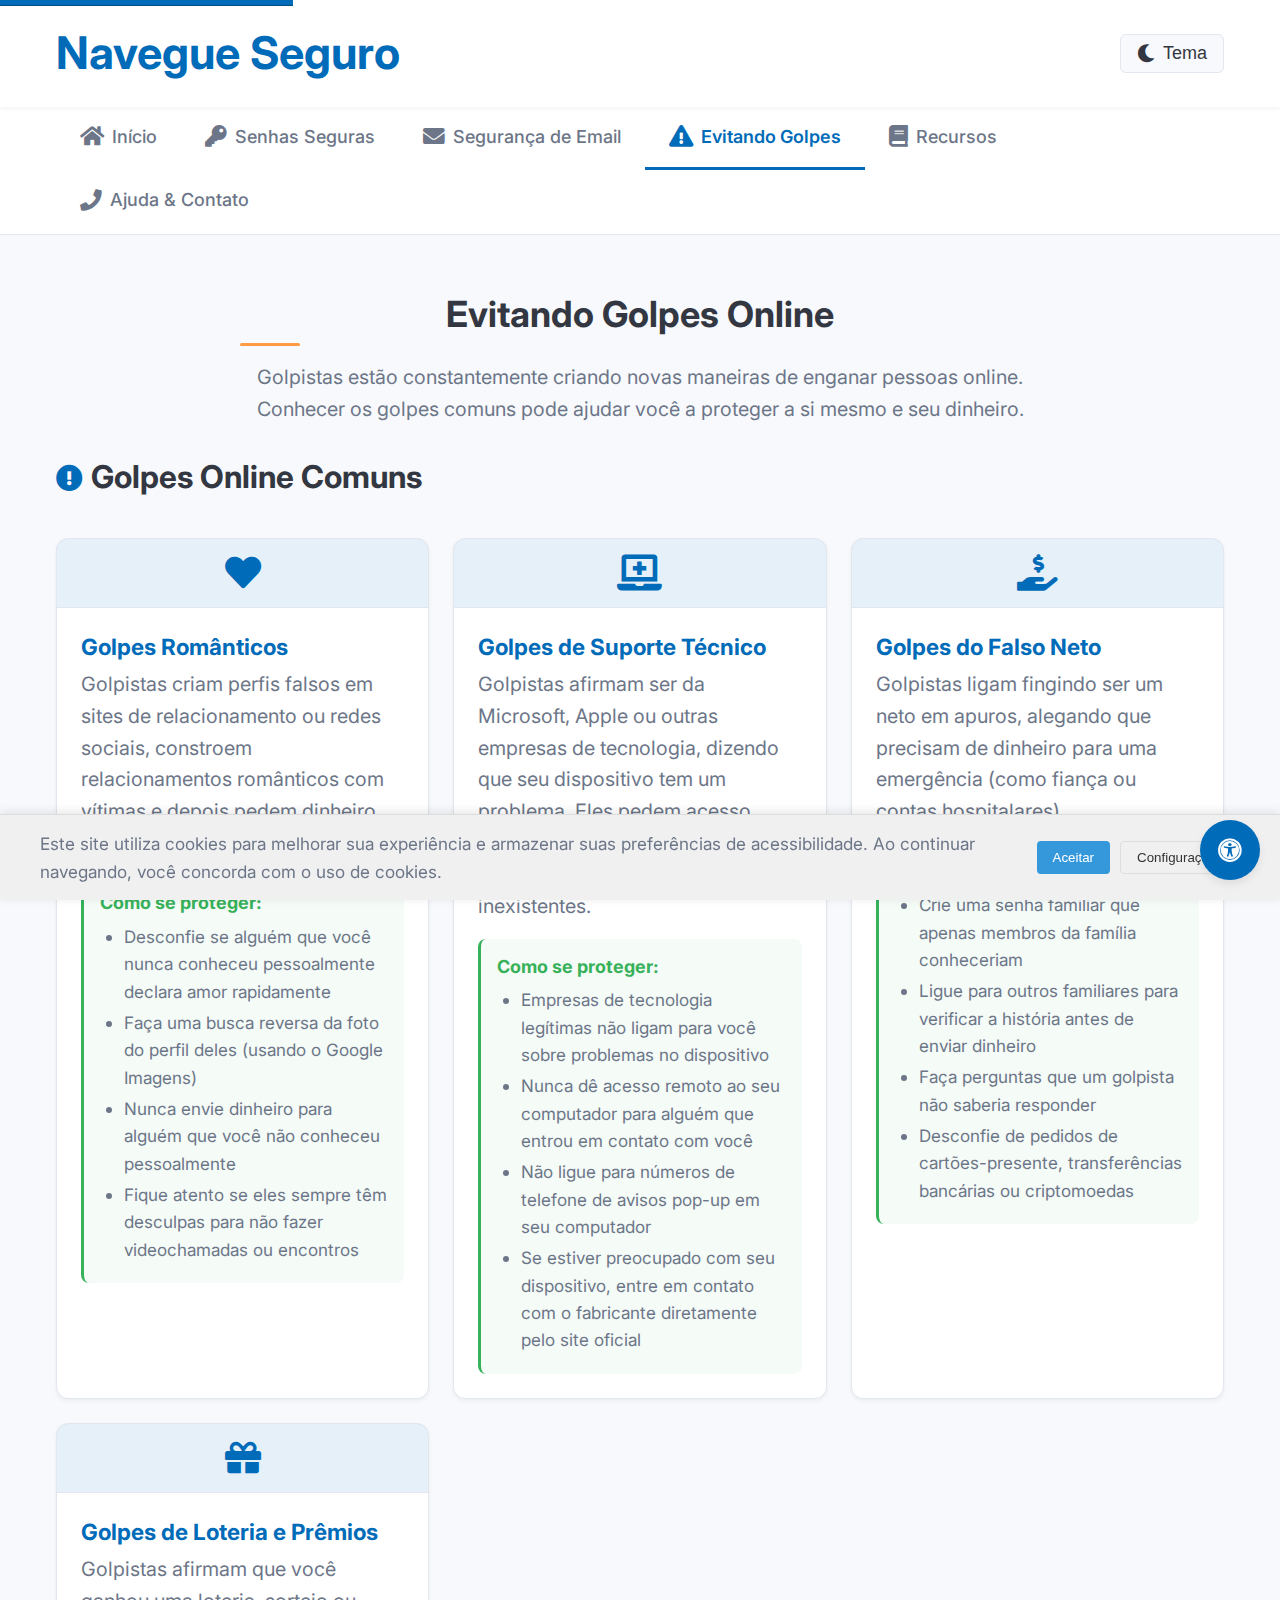
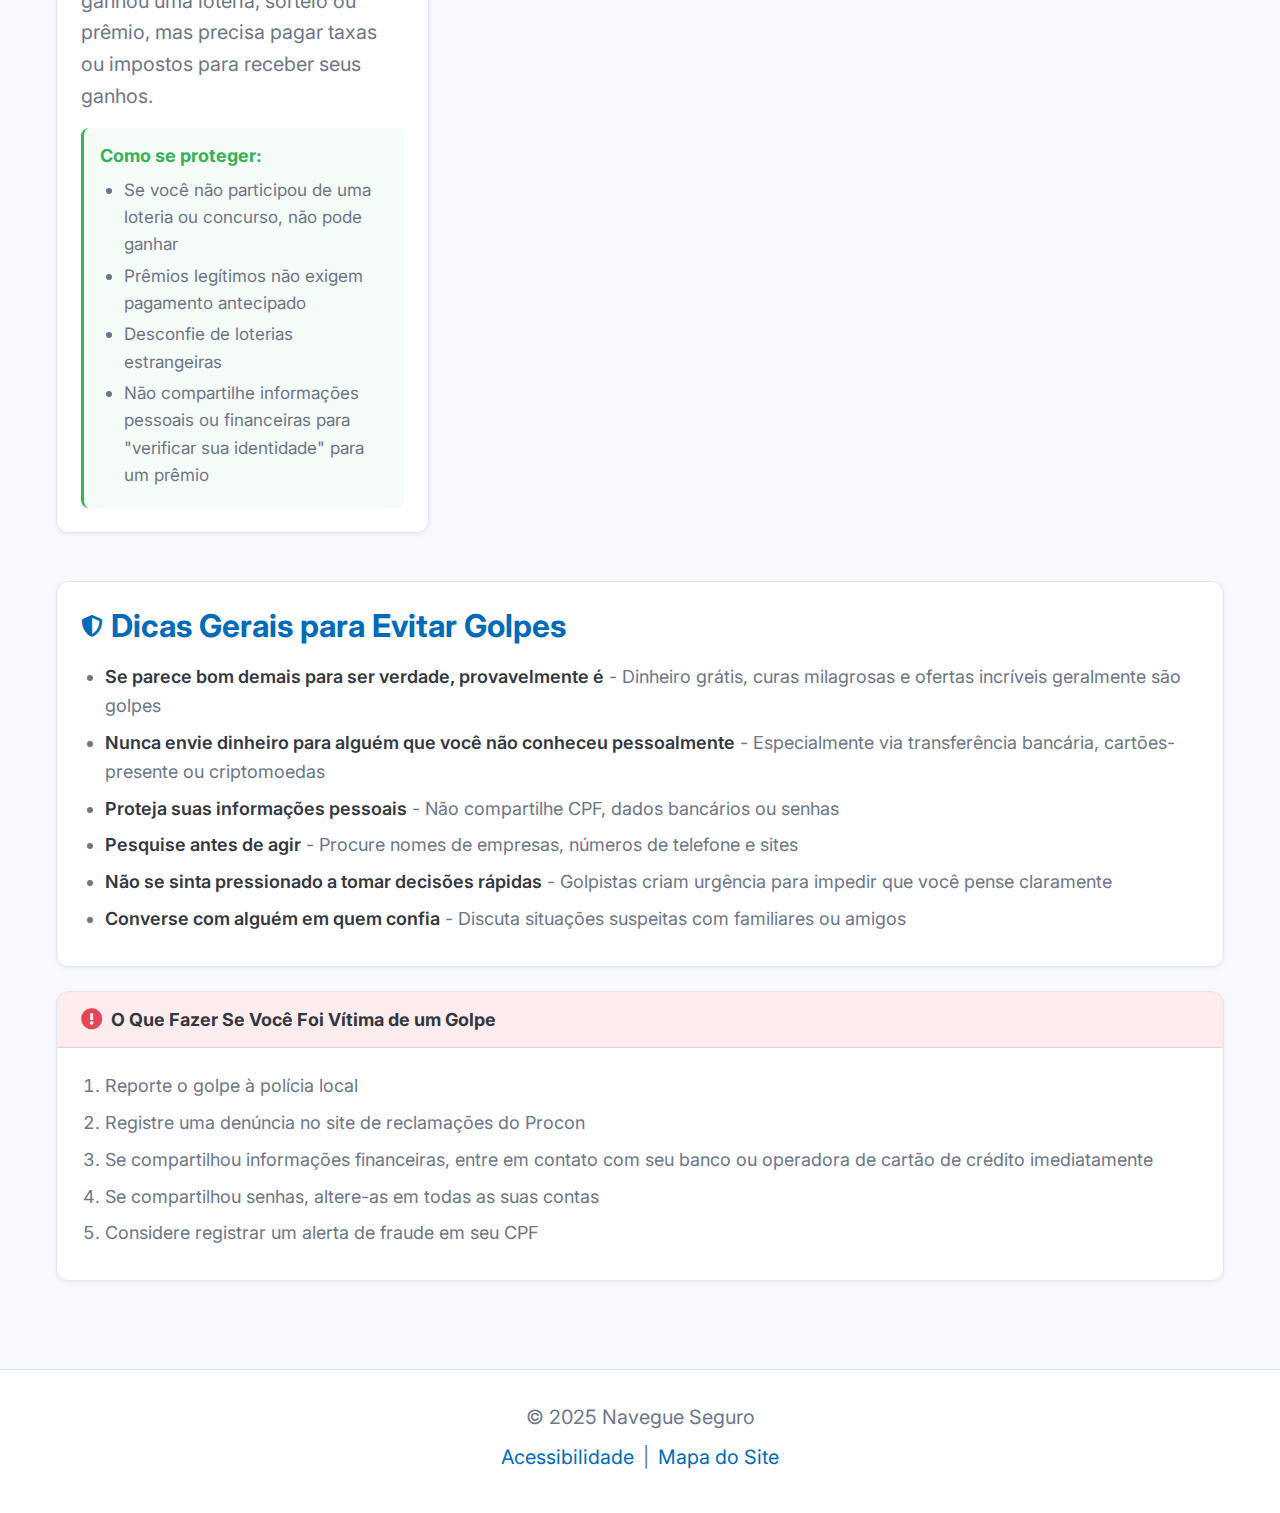
<file: pages/online-scams.html>
<!DOCTYPE html>
<html lang="pt-br">
<head>
    <meta charset="UTF-8">
    <meta name="viewport" content="width=device-width, initial-scale=1.0">
    <title>Evitando Golpes - Navegue Seguro</title>
    
    <!-- Fonte Inter para design clean e acessível -->
    <link rel="preconnect" href="https://fonts.googleapis.com">
    <link rel="preconnect" href="https://fonts.gstatic.com" crossorigin>
    <link href="https://fonts.googleapis.com/css2?family=Inter:wght@400;500;600;700&display=swap" rel="stylesheet">
    
    <!-- Font Awesome para ícones reconhecíveis -->
    <link rel="stylesheet" href="https://cdnjs.cloudflare.com/ajax/libs/font-awesome/5.15.4/css/all.min.css">
    
    <!-- Estilos consolidados do site -->
    <link rel="stylesheet" href="../css/styles-consolidado.css">
    
    <!-- Scripts para manipulação de cookies e acessibilidade -->
    <script src="../js/cookie-utils.js"></script>
    <script src="../js/cookie-consent.js"></script>
    <script src="../js/acessibilidade-consolidado.js"></script>
</head>
<body>
    <!-- Link para pular para o conteúdo principal -->
    <a href="#main" class="skip-link">Pular para o conteúdo principal</a>
    
    <header>
        <div class="container">
            <h1>Navegue Seguro</h1>
            <div class="accessibility-controls">
                <button id="theme-toggle" aria-label="Alternar tema claro/escuro">
                    <i class="fas fa-moon"></i> Tema
                </button>
            </div>
        </div>
    </header>

    <nav>
        <div class="container">
            <ul>
                <li><a href="../index.html"><i class="fas fa-home"></i> Início</a></li>
                <li><a href="password-security.html"><i class="fas fa-key"></i> Senhas Seguras</a></li>
                <li><a href="email-safety.html"><i class="fas fa-envelope"></i> Segurança de Email</a></li>
                <li><a href="online-scams.html" class="active"><i class="fas fa-exclamation-triangle"></i> Evitando Golpes</a></li>
                <li><a href="resources.html"><i class="fas fa-book"></i> Recursos</a></li>
                <li><a href="contact.html"><i class="fas fa-phone"></i> Ajuda & Contato</a></li>
            </ul>
        </div>
    </nav>

    <main id="main">
        <div class="container">
            <section class="intro">
                <h2>Evitando Golpes Online</h2>
                <p>Golpistas estão constantemente criando novas maneiras de enganar pessoas online. Conhecer os golpes comuns pode ajudar você a proteger a si mesmo e seu dinheiro.</p>
            </section>

            <section class="content">
                <div class="section-header">
                    <i class="fas fa-exclamation-circle"></i>
                    <h3>Golpes Online Comuns</h3>
                </div>
                
                <div class="scams-grid">
                    <div class="scam-card">
                        <div class="scam-icon">
                            <i class="fas fa-heart"></i>
                        </div>
                        <div class="scam-content">
                            <h4>Golpes Românticos</h4>
                            <p>Golpistas criam perfis falsos em sites de relacionamento ou redes sociais, constroem relacionamentos românticos com vítimas e depois pedem dinheiro para supostas emergências.</p>
                            <div class="protection-tips">
                                <h5>Como se proteger:</h5>
                                <ul>
                                    <li>Desconfie se alguém que você nunca conheceu pessoalmente declara amor rapidamente</li>
                                    <li>Faça uma busca reversa da foto do perfil deles (usando o Google Imagens)</li>
                                    <li>Nunca envie dinheiro para alguém que você não conheceu pessoalmente</li>
                                    <li>Fique atento se eles sempre têm desculpas para não fazer videochamadas ou encontros</li>
                                </ul>
                            </div>
                        </div>
                    </div>

                    <div class="scam-card">
                        <div class="scam-icon">
                            <i class="fas fa-laptop-medical"></i>
                        </div>
                        <div class="scam-content">
                            <h4>Golpes de Suporte Técnico</h4>
                            <p>Golpistas afirmam ser da Microsoft, Apple ou outras empresas de tecnologia, dizendo que seu dispositivo tem um problema. Eles pedem acesso remoto ao seu computador ou pagamento para corrigir problemas inexistentes.</p>
                            <div class="protection-tips">
                                <h5>Como se proteger:</h5>
                                <ul>
                                    <li>Empresas de tecnologia legítimas não ligam para você sobre problemas no dispositivo</li>
                                    <li>Nunca dê acesso remoto ao seu computador para alguém que entrou em contato com você</li>
                                    <li>Não ligue para números de telefone de avisos pop-up em seu computador</li>
                                    <li>Se estiver preocupado com seu dispositivo, entre em contato com o fabricante diretamente pelo site oficial</li>
                                </ul>
                            </div>
                        </div>
                    </div>

                    <div class="scam-card">
                        <div class="scam-icon">
                            <i class="fas fa-hand-holding-usd"></i>
                        </div>
                        <div class="scam-content">
                            <h4>Golpes do Falso Neto</h4>
                            <p>Golpistas ligam fingindo ser um neto em apuros, alegando que precisam de dinheiro para uma emergência (como fiança ou contas hospitalares).</p>
                            <div class="protection-tips">
                                <h5>Como se proteger:</h5>
                                <ul>
                                    <li>Crie uma senha familiar que apenas membros da família conheceriam</li>
                                    <li>Ligue para outros familiares para verificar a história antes de enviar dinheiro</li>
                                    <li>Faça perguntas que um golpista não saberia responder</li>
                                    <li>Desconfie de pedidos de cartões-presente, transferências bancárias ou criptomoedas</li>
                                </ul>
                            </div>
                        </div>
                    </div>

                    <div class="scam-card">
                        <div class="scam-icon">
                            <i class="fas fa-gift"></i>
                        </div>
                        <div class="scam-content">
                            <h4>Golpes de Loteria e Prêmios</h4>
                            <p>Golpistas afirmam que você ganhou uma loteria, sorteio ou prêmio, mas precisa pagar taxas ou impostos para receber seus ganhos.</p>
                            <div class="protection-tips">
                                <h5>Como se proteger:</h5>
                                <ul>
                                    <li>Se você não participou de uma loteria ou concurso, não pode ganhar</li>
                                    <li>Prêmios legítimos não exigem pagamento antecipado</li>
                                    <li>Desconfie de loterias estrangeiras</li>
                                    <li>Não compartilhe informações pessoais ou financeiras para "verificar sua identidade" para um prêmio</li>
                                </ul>
                            </div>
                        </div>
                    </div>
                </div>

                <div class="card general-tips">
                    <h3><i class="fas fa-shield-alt"></i> Dicas Gerais para Evitar Golpes</h3>
                    <ul>
                        <li><strong>Se parece bom demais para ser verdade, provavelmente é</strong> - Dinheiro grátis, curas milagrosas e ofertas incríveis geralmente são golpes</li>
                        <li><strong>Nunca envie dinheiro para alguém que você não conheceu pessoalmente</strong> - Especialmente via transferência bancária, cartões-presente ou criptomoedas</li>
                        <li><strong>Proteja suas informações pessoais</strong> - Não compartilhe CPF, dados bancários ou senhas</li>
                        <li><strong>Pesquise antes de agir</strong> - Procure nomes de empresas, números de telefone e sites</li>
                        <li><strong>Não se sinta pressionado a tomar decisões rápidas</strong> - Golpistas criam urgência para impedir que você pense claramente</li>
                        <li><strong>Converse com alguém em quem confia</strong> - Discuta situações suspeitas com familiares ou amigos</li>
                    </ul>
                </div>

                <div class="action-box">
                    <div class="action-header">
                        <i class="fas fa-exclamation-circle"></i>
                        <h4>O Que Fazer Se Você Foi Vítima de um Golpe</h4>
                    </div>
                    <div class="action-content">
                        <ol>
                            <li>Reporte o golpe à polícia local</li>
                            <li>Registre uma denúncia no site de reclamações do Procon</li>
                            <li>Se compartilhou informações financeiras, entre em contato com seu banco ou operadora de cartão de crédito imediatamente</li>
                            <li>Se compartilhou senhas, altere-as em todas as suas contas</li>
                            <li>Considere registrar um alerta de fraude em seu CPF</li>
                        </ol>
                    </div>
                </div>
            </section>
        </div>
    </main>

    <footer>
        <div class="container">
            <p>&copy; 2025 Navegue Seguro</p>
            <p><a href="accessibility.html">Acessibilidade</a> | <a href="sitemap.html">Mapa do Site</a></p>
        </div>
    </footer>

    <!-- Barra de acessibilidade flutuante -->
    <button class="accessibility-button" aria-label="Abrir menu de acessibilidade">
        <i class="fas fa-universal-access"></i>
    </button>
    
    <div class="accessibility-menu">
        <h3 id="accessibility-title">Opções de Acessibilidade</h3>
        
        <div class="accessibility-section">
            <h4>Tamanho do Texto</h4>
            <div class="option-buttons" role="group" aria-label="Tamanho da fonte">
                <button class="option-button font-size-option" data-size="small" aria-label="Fonte pequena">
                    <span class="font-small">A</span> Pequeno
                </button>
                <button class="option-button font-size-option" data-size="medium" aria-label="Fonte média">
                    <span class="font-medium">A</span> Médio
                </button>
                <button class="option-button font-size-option" data-size="large" aria-label="Fonte grande">
                    <span class="font-large">A</span> Grande
                </button>
            </div>
        </div>
        
        <div class="accessibility-section">
            <h4>Modo de Tema</h4>
            <div class="option-buttons" role="group" aria-label="Modo de tema">
                <button class="option-button contrast-mode-option" data-mode="normal" aria-label="Modo claro">
                    Claro
                    <div class="mode-preview preview-normal">Abc</div>
                </button>
                <button class="option-button contrast-mode-option" data-mode="dark" aria-label="Modo escuro">
                    Escuro
                    <div class="mode-preview preview-dark">Abc</div>
                </button>
            </div>
        </div>
    </div>

    <!-- Os scripts de tema e acessibilidade foram movidos para arquivos separados -->
    <!-- Veja js/theme-manager.js e js/theme-loader.js -->

    <style>
        /* Estilos específicos para a página de golpes online */
        .content {
            display: flex;
            flex-direction: column;
            gap: var(--spacing-lg);
            margin-bottom: var(--spacing-xl);
        }
        
        .section-header {
            display: flex;
            align-items: center;
            gap: var(--spacing-sm);
            margin-bottom: var(--spacing-md);
        }
        
        .section-header i {
            color: var(--primary-color);
            font-size: 1.5rem;
        }
        
        .section-header h3 {
            color: var(--text-color);
            margin: 0;
        }
        
        .scams-grid {
            display: grid;
            grid-template-columns: repeat(auto-fit, minmax(300px, 1fr));
            gap: var(--spacing-lg);
            margin-bottom: var(--spacing-lg);
        }
        
        .scam-card {
            background-color: var(--card-bg);
            border-radius: var(--card-radius);
            box-shadow: var(--shadow-sm);
            border: 1px solid var(--border-color);
            overflow: hidden;
            display: flex;
            flex-direction: column;
            height: 100%;
            transition: var(--transition-fast);
        }
        
        .scam-card:hover {
            transform: translateY(-4px);
            box-shadow: var(--shadow-md);
        }
        
        .scam-icon {
            background-color: rgba(0, 107, 184, 0.1);
            padding: var(--spacing-md) 0;
            display: flex;
            justify-content: center;
            align-items: center;
            border-bottom: 1px solid var(--border-color);
        }
        
        .scam-icon i {
            font-size: 2rem;
            color: var(--primary-color);
        }
        
        .scam-content {
            padding: var(--spacing-lg);
            flex-grow: 1;
        }
        
        .scam-content h4 {
            margin-top: 0;
            margin-bottom: var(--spacing-sm);
            color: var(--primary-color);
            font-size: 1.25rem;
        }
        
        .scam-content p {
            margin-bottom: var(--spacing-md);
            color: var(--text-secondary);
        }
        
        .protection-tips {
            background-color: rgba(55, 177, 90, 0.05);
            border-radius: var(--border-radius);
            padding: var(--spacing-md);
            border-left: 3px solid var(--success-color);
        }
        
        .protection-tips h5 {
            margin-top: 0;
            margin-bottom: var(--spacing-sm);
            color: var(--success-color);
            font-size: 1rem;
        }
        
        .protection-tips ul {
            margin: 0;
            padding-left: var(--spacing-lg);
        }
        
        .protection-tips li {
            margin-bottom: var(--spacing-xs);
            color: var(--text-secondary);
            font-size: 0.95rem;
        }
        
        .general-tips {
            background-color: var(--card-bg);
            border-radius: var(--card-radius);
            padding: var(--spacing-lg);
            box-shadow: var(--shadow-sm);
            border: 1px solid var(--border-color);
        }
        
        .general-tips h3 {
            display: flex;
            align-items: center;
            gap: var(--spacing-sm);
            margin-top: 0;
            margin-bottom: var(--spacing-md);
            color: var(--primary-color);
        }
        
        .general-tips i {
            font-size: 1.2rem;
        }
        
        .general-tips ul {
            padding-left: var(--spacing-lg);
            margin-bottom: 0;
        }
        
        .general-tips li {
            margin-bottom: var(--spacing-sm);
            color: var(--text-secondary);
        }
        
        .general-tips li strong {
            color: var(--text-color);
            font-weight: var(--font-weight-semibold);
        }
        
        .action-box {
            background-color: var(--card-bg);
            border-radius: var(--card-radius);
            box-shadow: var(--shadow-sm);
            border: 1px solid var(--border-color);
            overflow: hidden;
        }
        
        .action-header {
            background-color: rgba(231, 69, 86, 0.1);
            display: flex;
            align-items: center;
            gap: var(--spacing-sm);
            padding: var(--spacing-md) var(--spacing-lg);
            border-bottom: 1px solid rgba(231, 69, 86, 0.2);
        }
        
        .action-header i {
            color: var(--danger-color);
            font-size: 1.2rem;
        }
        
        .action-header h4 {
            margin: 0;
            color: var(--text-color);
        }
        
        .action-content {
            padding: var(--spacing-lg);
        }
        
        .action-content ol {
            padding-left: var(--spacing-lg);
            margin: 0;
        }
        
        .action-content li {
            margin-bottom: var(--spacing-sm);
            color: var(--text-secondary);
        }
        
        @media screen and (max-width: 768px) {
            .scams-grid {
                grid-template-columns: 1fr;
                gap: var(--spacing-md);
            }
            
            .scam-card {
                margin-bottom: var(--spacing-sm);
            }
            
            .general-tips, .action-content {
                padding: var(--spacing-md);
            }
        }
    </style>
</body>
</html>
</file>
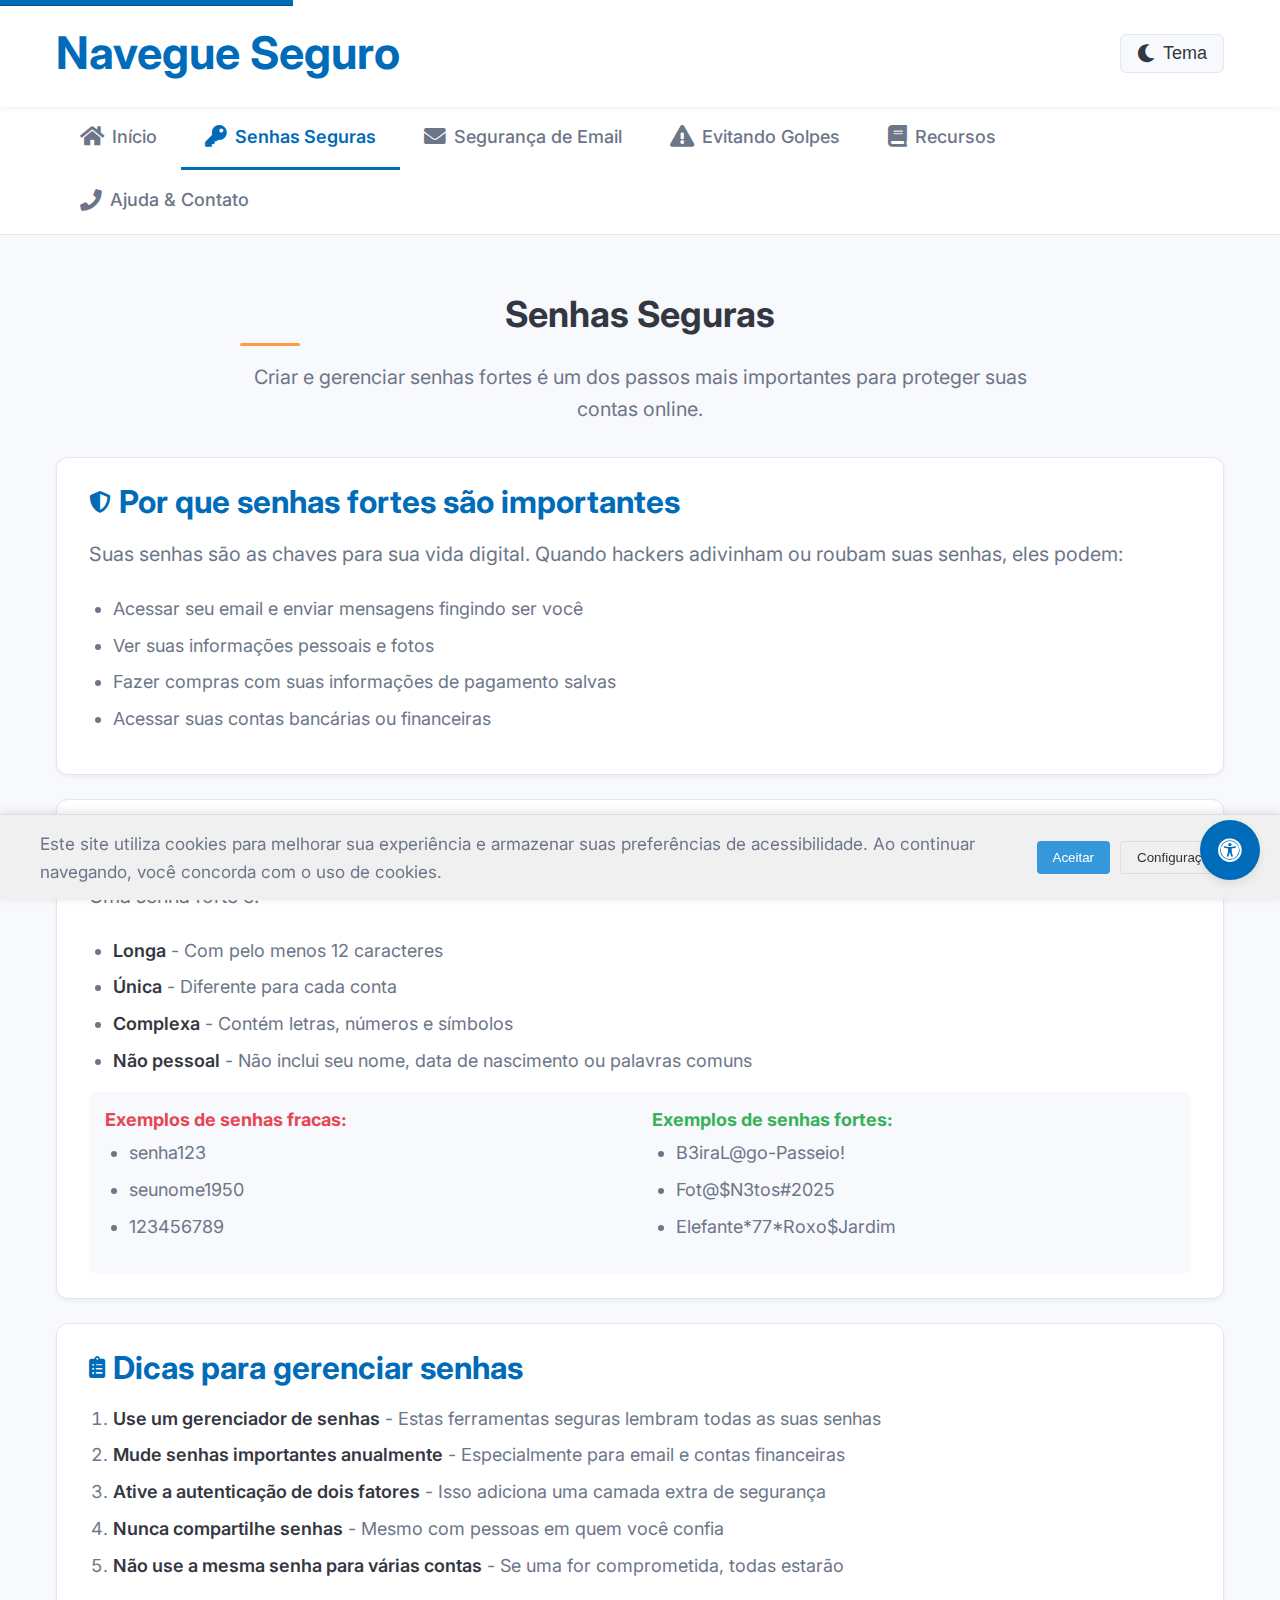
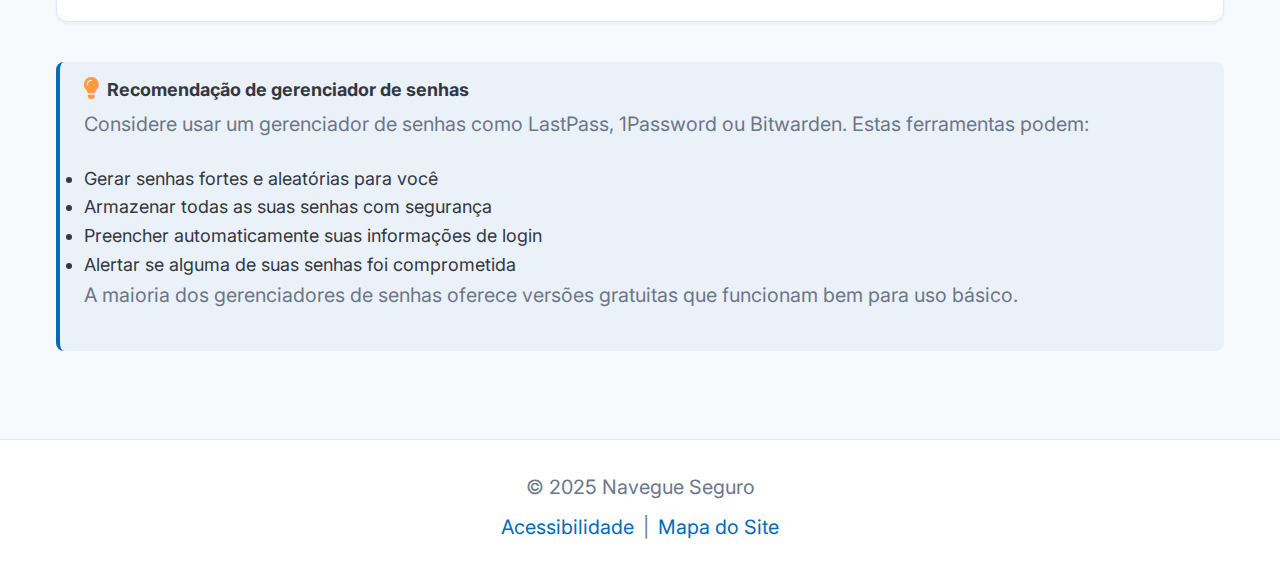
<file: pages/password-security.html>
<!DOCTYPE html>
<html lang="pt-br">
<head>
    <meta charset="UTF-8">
    <meta name="viewport" content="width=device-width, initial-scale=1.0">
    <title>Senhas Seguras - Navegue Seguro</title>
    
    <!-- Fonte Inter para design clean e acessível -->
    <link rel="preconnect" href="https://fonts.googleapis.com">
    <link rel="preconnect" href="https://fonts.gstatic.com" crossorigin>
    <link href="https://fonts.googleapis.com/css2?family=Inter:wght@400;500;600;700&display=swap" rel="stylesheet">
    
    <!-- Font Awesome para ícones reconhecíveis -->
    <link rel="stylesheet" href="https://cdnjs.cloudflare.com/ajax/libs/font-awesome/5.15.4/css/all.min.css">
    
    <!-- Estilos consolidados do site -->
    <link rel="stylesheet" href="../css/styles-consolidado.css">
    
    <!-- Scripts para manipulação de cookies e acessibilidade -->
    <script src="../js/cookie-utils.js"></script>
    <script src="../js/cookie-consent.js"></script>
    <script src="../js/acessibilidade-consolidado.js"></script>
</head>
<body>
    <!-- Link para pular para o conteúdo principal -->
    <a href="#main" class="skip-link">Pular para o conteúdo principal</a>
    
    <header>
        <div class="container">
            <h1>Navegue Seguro</h1>
            <div class="accessibility-controls">
                <button id="theme-toggle" aria-label="Alternar tema claro/escuro">
                    <i class="fas fa-moon"></i> Tema
                </button>
            </div>
        </div>
    </header>

    <nav>
        <div class="container">
            <ul>
                <li><a href="../index.html"><i class="fas fa-home"></i> Início</a></li>
                <li><a href="password-security.html" class="active"><i class="fas fa-key"></i> Senhas Seguras</a></li>
                <li><a href="email-safety.html"><i class="fas fa-envelope"></i> Segurança de Email</a></li>
                <li><a href="online-scams.html"><i class="fas fa-exclamation-triangle"></i> Evitando Golpes</a></li>
                <li><a href="resources.html"><i class="fas fa-book"></i> Recursos</a></li>
                <li><a href="contact.html"><i class="fas fa-phone"></i> Ajuda & Contato</a></li>
            </ul>
        </div>
    </nav>

    <main id="main">
        <div class="container">
            <section class="intro">
                <h2>Senhas Seguras</h2>
                <p>Criar e gerenciar senhas fortes é um dos passos mais importantes para proteger suas contas online.</p>
            </section>

            <section class="content">
                <div class="card">
                    <h3><i class="fas fa-shield-alt"></i> Por que senhas fortes são importantes</h3>
                    <p>Suas senhas são as chaves para sua vida digital. Quando hackers adivinham ou roubam suas senhas, eles podem:</p>
                    <ul>
                        <li>Acessar seu email e enviar mensagens fingindo ser você</li>
                        <li>Ver suas informações pessoais e fotos</li>
                        <li>Fazer compras com suas informações de pagamento salvas</li>
                        <li>Acessar suas contas bancárias ou financeiras</li>
                    </ul>
                </div>

                <div class="card">
                    <h3><i class="fas fa-lock"></i> Criando senhas fortes</h3>
                    <p>Uma senha forte é:</p>
                    <ul>
                        <li><strong>Longa</strong> - Com pelo menos 12 caracteres</li>
                        <li><strong>Única</strong> - Diferente para cada conta</li>
                        <li><strong>Complexa</strong> - Contém letras, números e símbolos</li>
                        <li><strong>Não pessoal</strong> - Não inclui seu nome, data de nascimento ou palavras comuns</li>
                    </ul>

                    <div class="example-box">
                        <div class="example-column bad">
                            <h4>Exemplos de senhas fracas:</h4>
                            <ul>
                                <li>senha123</li>
                                <li>seunome1950</li>
                                <li>123456789</li>
                            </ul>
                        </div>
                        
                        <div class="example-column good">
                            <h4>Exemplos de senhas fortes:</h4>
                            <ul>
                                <li>B3iraL@go-Passeio!</li>
                                <li>Fot@$N3tos#2025</li>
                                <li>Elefante*77*Roxo$Jardim</li>
                            </ul>
                        </div>
                    </div>
                </div>

                <div class="card">
                    <h3><i class="fas fa-clipboard-list"></i> Dicas para gerenciar senhas</h3>
                    <ol>
                        <li><strong>Use um gerenciador de senhas</strong> - Estas ferramentas seguras lembram todas as suas senhas</li>
                        <li><strong>Mude senhas importantes anualmente</strong> - Especialmente para email e contas financeiras</li>
                        <li><strong>Ative a autenticação de dois fatores</strong> - Isso adiciona uma camada extra de segurança</li>
                        <li><strong>Nunca compartilhe senhas</strong> - Mesmo com pessoas em quem você confia</li>
                        <li><strong>Não use a mesma senha para várias contas</strong> - Se uma for comprometida, todas estarão</li>
                    </ol>
                </div>

                <div class="tip-box">
                    <div class="tip-header">
                        <i class="fas fa-lightbulb"></i>
                        <h4>Recomendação de gerenciador de senhas</h4>
                    </div>
                    <div class="tip-content">
                        <p>Considere usar um gerenciador de senhas como LastPass, 1Password ou Bitwarden. Estas ferramentas podem:</p>
                        <ul>
                            <li>Gerar senhas fortes e aleatórias para você</li>
                            <li>Armazenar todas as suas senhas com segurança</li>
                            <li>Preencher automaticamente suas informações de login</li>
                            <li>Alertar se alguma de suas senhas foi comprometida</li>
                        </ul>
                        <p>A maioria dos gerenciadores de senhas oferece versões gratuitas que funcionam bem para uso básico.</p>
                    </div>
                </div>
            </section>
        </div>
    </main>

    <footer>
        <div class="container">
            <p>&copy; 2025 Navegue Seguro</p>
            <p><a href="accessibility.html">Acessibilidade</a> | <a href="sitemap.html">Mapa do Site</a></p>
        </div>
    </footer>

    <!-- Barra de acessibilidade flutuante -->
    <button class="accessibility-button" aria-label="Abrir menu de acessibilidade">
        <i class="fas fa-universal-access"></i>
    </button>
    
    <div class="accessibility-menu">
        <h3 id="accessibility-title">Opções de Acessibilidade</h3>
        
        <div class="accessibility-section">
            <h4>Tamanho do Texto</h4>
            <div class="option-buttons" role="group" aria-label="Tamanho da fonte">
                <button class="option-button font-size-option" data-size="small" aria-label="Fonte pequena">
                    <span class="font-small">A</span> Pequeno
                </button>
                <button class="option-button font-size-option" data-size="medium" aria-label="Fonte média">
                    <span class="font-medium">A</span> Médio
                </button>
                <button class="option-button font-size-option" data-size="large" aria-label="Fonte grande">
                    <span class="font-large">A</span> Grande
                </button>
            </div>
        </div>
        
        <div class="accessibility-section">
            <h4>Modo de Tema</h4>
            <div class="option-buttons" role="group" aria-label="Modo de tema">
                <button class="option-button contrast-mode-option" data-mode="normal" aria-label="Modo claro">
                    Claro
                    <div class="mode-preview preview-normal">Abc</div>
                </button>
                <button class="option-button contrast-mode-option" data-mode="dark" aria-label="Modo escuro">
                    Escuro
                    <div class="mode-preview preview-dark">Abc</div>
                </button>
            </div>
        </div>
    </div>

    <!-- Os scripts de tema e acessibilidade foram movidos para arquivos separados -->
    <!-- Veja js/theme-manager.js e js/theme-loader.js -->

    <style>
        /* Estilos específicos para a página de senhas */
        .content {
            display: flex;
            flex-direction: column;
            gap: var(--spacing-lg);
            margin-bottom: var(--spacing-xl);
        }
        
        .card {
            background-color: var(--card-bg);
            border-radius: var(--card-radius);
            padding: var(--spacing-lg) var(--spacing-xl);
            box-shadow: var(--shadow-sm);
            border: 1px solid var(--border-color);
        }
        
        .card h3 {
            display: flex;
            align-items: center;
            gap: var(--spacing-sm);
            margin-bottom: var(--spacing-md);
            color: var(--primary-color);
        }
        
        .card h3 i {
            font-size: 1.2rem;
        }
        
        .card ul, .card ol {
            padding-left: var(--spacing-lg);
            margin-bottom: var(--spacing-md);
        }
        
        .card li {
            margin-bottom: var(--spacing-sm);
            color: var(--text-secondary);
        }
        
        .card li strong {
            color: var(--text-color);
            font-weight: var(--font-weight-semibold);
        }
        
        .example-box {
            background-color: var(--background-color);
            border-radius: var(--border-radius);
            padding: var(--spacing-md);
            margin-top: var(--spacing-md);
            display: flex;
            flex-wrap: wrap;
            gap: var(--spacing-lg);
        }
        
        .example-column {
            flex: 1;
            min-width: 250px;
        }
        
        .example-column h4 {
            margin-bottom: var(--spacing-sm);
            font-size: 1rem;
        }
        
        .bad h4 {
            color: var(--danger-color);
        }
        
        .good h4 {
            color: var(--success-color);
        }
        
        .tip-box {
            background-color: rgba(0, 107, 184, 0.05);
            border-left: 4px solid var(--primary-color);
            border-radius: var(--border-radius);
            padding: var(--spacing-md) var(--spacing-lg);
            margin-top: var(--spacing-md);
        }
        
        .tip-header {
            display: flex;
            align-items: center;
            gap: var(--spacing-sm);
            margin-bottom: var(--spacing-sm);
        }
        
        .tip-header i {
            color: var(--accent-color);
            font-size: 1.2rem;
        }
        
        .tip-header h4 {
            margin: 0;
            color: var(--text-color);
        }
        
        @media screen and (max-width: 768px) {
            .example-box {
                flex-direction: column;
                gap: var(--spacing-md);
            }
            
            .card {
                padding: var(--spacing-md);
            }
        }
    </style>
</body>
</html>
</file>
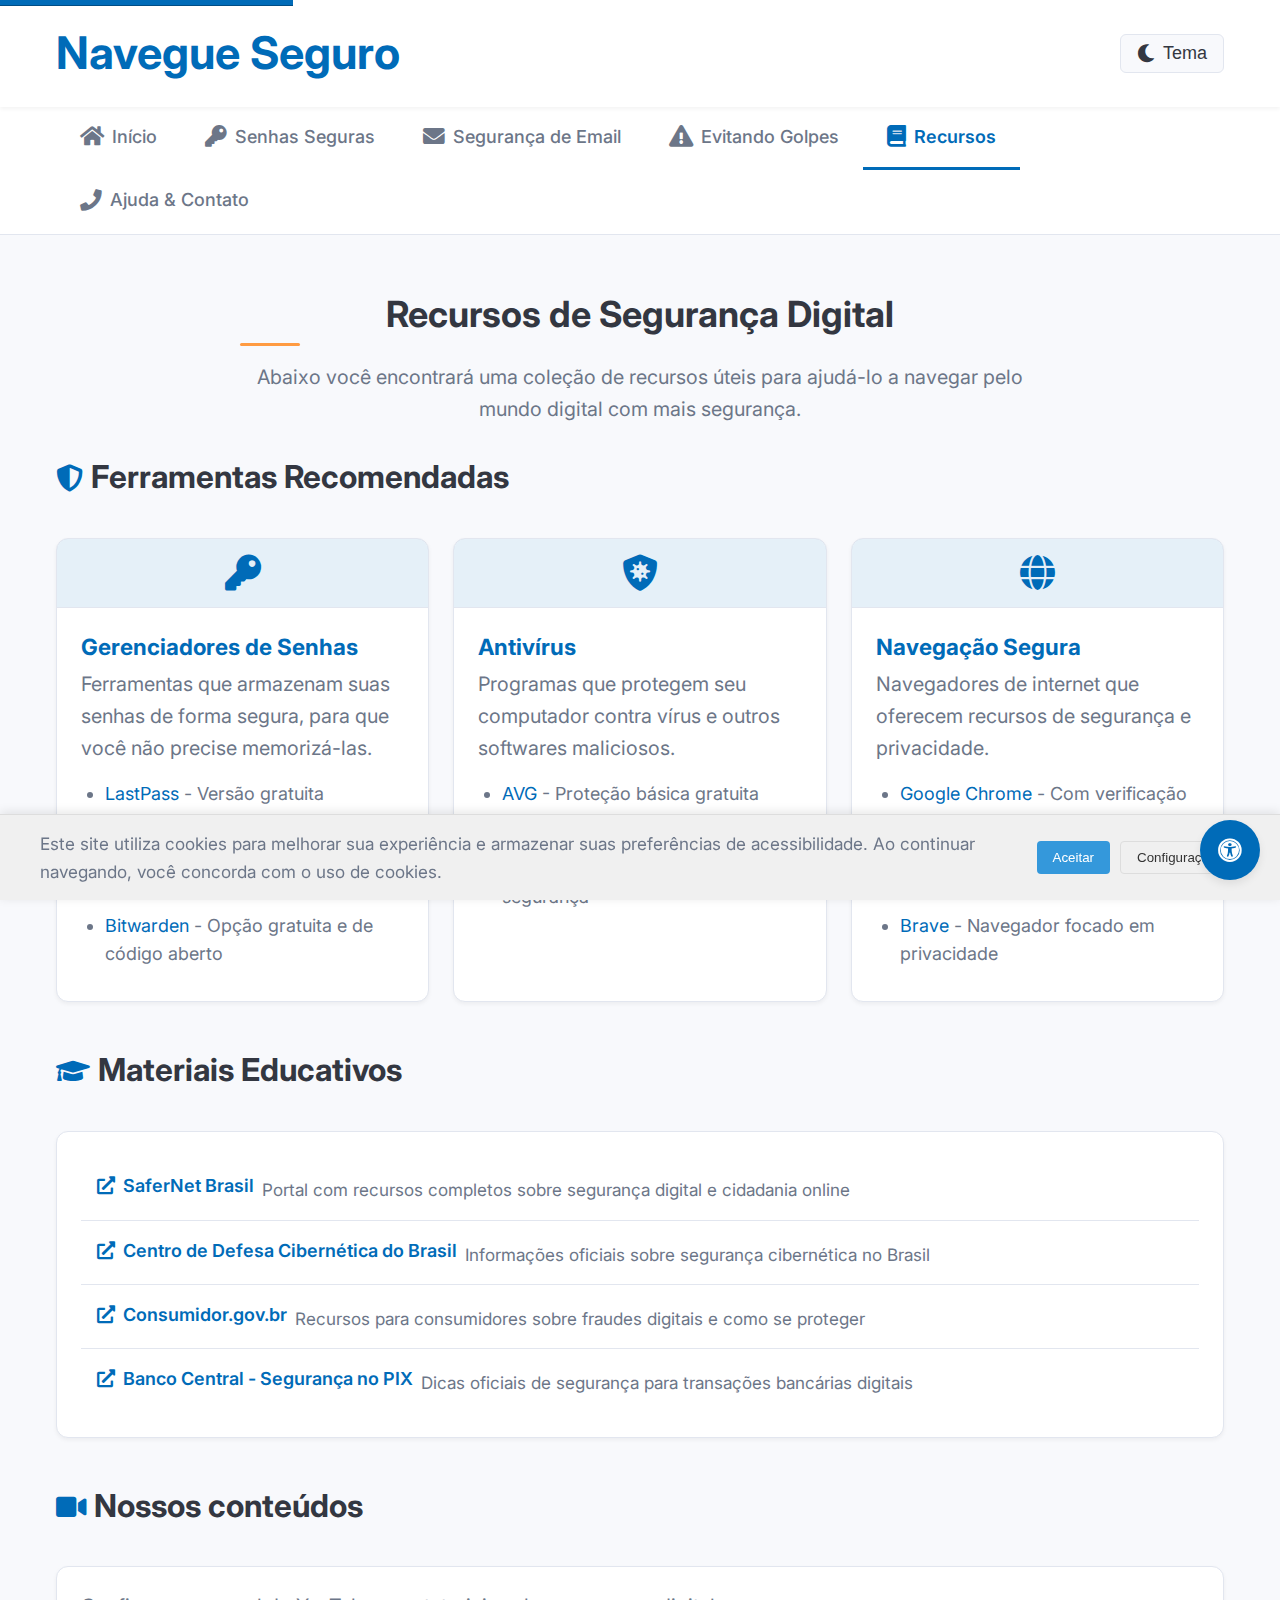
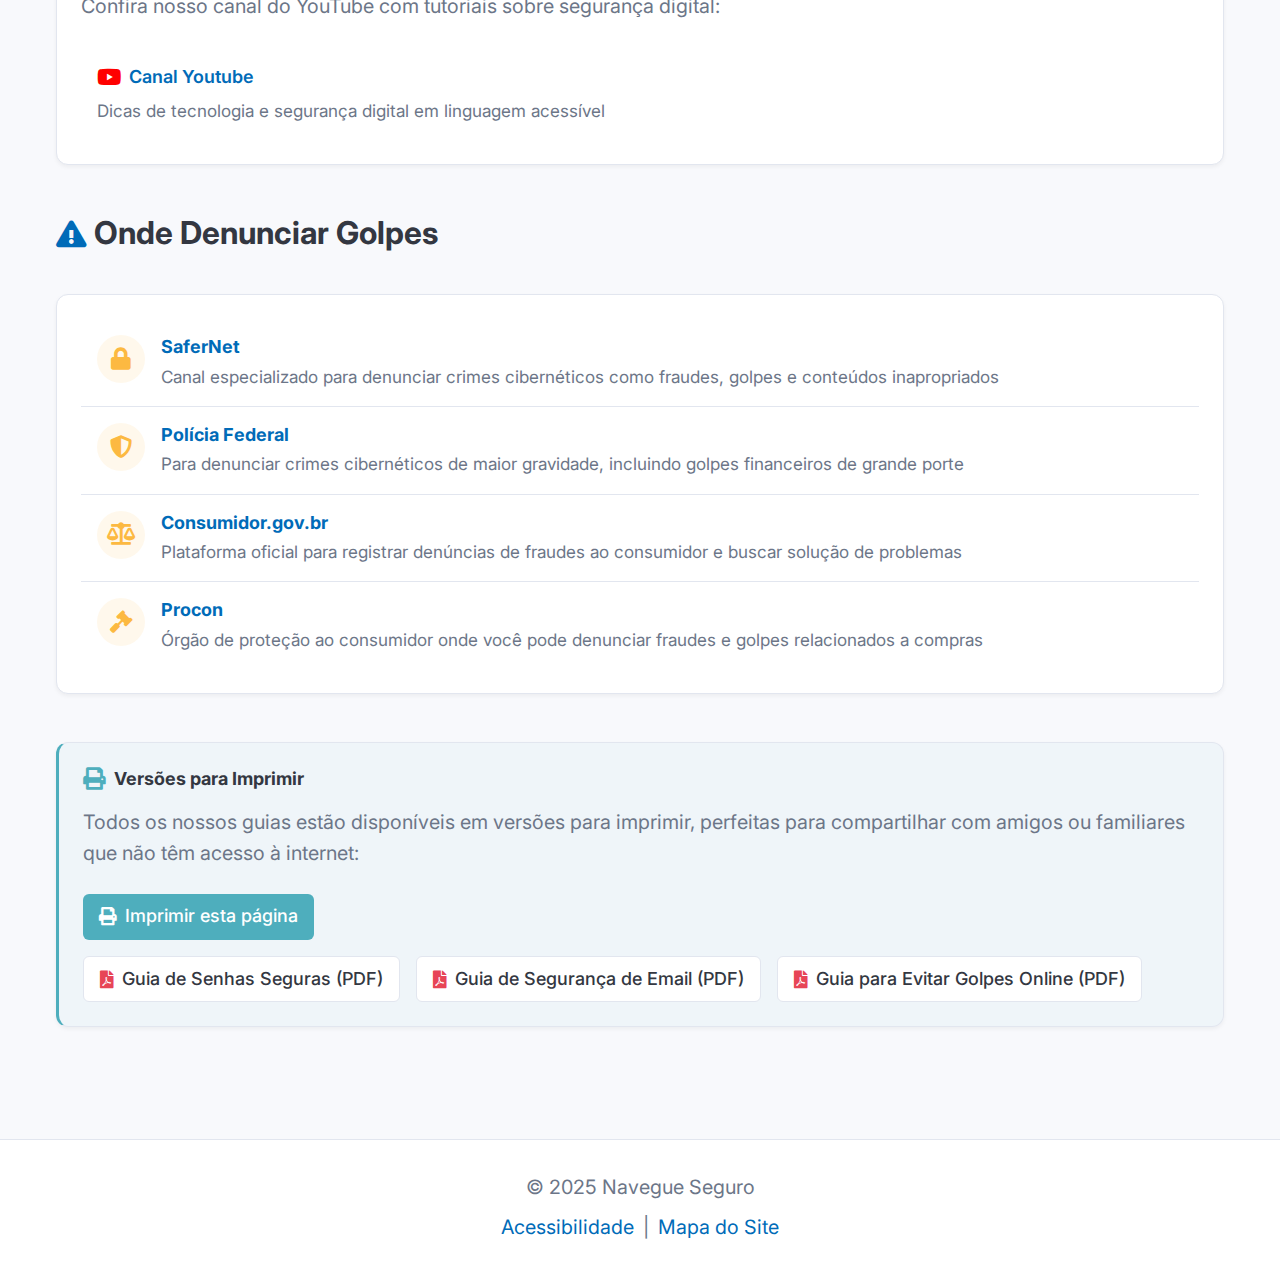
<file: pages/resources.html>
<!DOCTYPE html>
<html lang="pt-br">
<head>
    <meta charset="UTF-8">
    <meta name="viewport" content="width=device-width, initial-scale=1.0">
    <title>Recursos - Navegue Seguro</title>
    
    <!-- Fonte Inter para design clean e acessível -->
    <link rel="preconnect" href="https://fonts.googleapis.com">
    <link rel="preconnect" href="https://fonts.gstatic.com" crossorigin>
    <link href="https://fonts.googleapis.com/css2?family=Inter:wght@400;500;600;700&display=swap" rel="stylesheet">
    
    <!-- Font Awesome para ícones reconhecíveis -->
    <link rel="stylesheet" href="https://cdnjs.cloudflare.com/ajax/libs/font-awesome/5.15.4/css/all.min.css">
    
    <!-- Estilos consolidados do site -->
    <link rel="stylesheet" href="../css/styles-consolidado.css">
    
    <!-- Scripts para manipulação de cookies e acessibilidade -->
    <script src="../js/cookie-utils.js"></script>
    <script src="../js/cookie-consent.js"></script>
    <script src="../js/acessibilidade-consolidado.js"></script>
</head>
<body>
    <!-- Link para pular para o conteúdo principal -->
    <a href="#main" class="skip-link">Pular para o conteúdo principal</a>
    
    <header>
        <div class="container">
            <h1>Navegue Seguro</h1>
            <div class="accessibility-controls">
                <button id="theme-toggle" aria-label="Alternar tema claro/escuro">
                    <i class="fas fa-moon"></i> Tema
                </button>
            </div>
        </div>
    </header>

    <nav>
        <div class="container">
            <ul>
                <li><a href="../index.html"><i class="fas fa-home"></i> Início</a></li>
                <li><a href="password-security.html"><i class="fas fa-key"></i> Senhas Seguras</a></li>
                <li><a href="email-safety.html"><i class="fas fa-envelope"></i> Segurança de Email</a></li>
                <li><a href="online-scams.html"><i class="fas fa-exclamation-triangle"></i> Evitando Golpes</a></li>
                <li><a href="resources.html" class="active"><i class="fas fa-book"></i> Recursos</a></li>
                <li><a href="contact.html"><i class="fas fa-phone"></i> Ajuda & Contato</a></li>
            </ul>
        </div>
    </nav>

    <main id="main">
        <div class="container">
            <section class="intro">
                <h2>Recursos de Segurança Digital</h2>
                <p>Abaixo você encontrará uma coleção de recursos úteis para ajudá-lo a navegar pelo mundo digital com mais segurança.</p>
            </section>

            <section class="content">
                <div class="section-header">
                    <i class="fas fa-shield-alt"></i>
                    <h3>Ferramentas Recomendadas</h3>
                </div>
                
                <div class="resources-grid">
                    <div class="resource-card">
                        <div class="resource-icon">
                            <i class="fas fa-key"></i>
                        </div>
                        <div class="resource-content">
                            <h4>Gerenciadores de Senhas</h4>
                            <p>Ferramentas que armazenam suas senhas de forma segura, para que você não precise memorizá-las.</p>
                            <ul>
                                <li><a href="https://www.lastpass.com/pt" target="_blank">LastPass</a> - Versão gratuita disponível</li>
                                <li><a href="https://1password.com/pt" target="_blank">1Password</a> - Interface simples e intuitiva</li>
                                <li><a href="https://bitwarden.com/" target="_blank">Bitwarden</a> - Opção gratuita e de código aberto</li>
                            </ul>
                        </div>
                    </div>

                    <div class="resource-card">
                        <div class="resource-icon">
                            <i class="fas fa-shield-virus"></i>
                        </div>
                        <div class="resource-content">
                            <h4>Antivírus</h4>
                            <p>Programas que protegem seu computador contra vírus e outros softwares maliciosos.</p>
                            <ul>
                                <li><a href="https://www.avg.com/pt-br/" target="_blank">AVG</a> - Proteção básica gratuita</li>
                                <li><a href="https://www.avast.com/pt-br/" target="_blank">Avast</a> - Antivírus gratuito</li>
                                <li><a href="https://www.kaspersky.com.br/" target="_blank">Kaspersky</a> - Solução completa de segurança</li>
                            </ul>
                        </div>
                    </div>

                    <div class="resource-card">
                        <div class="resource-icon">
                            <i class="fas fa-globe"></i>
                        </div>
                        <div class="resource-content">
                            <h4>Navegação Segura</h4>
                            <p>Navegadores de internet que oferecem recursos de segurança e privacidade.</p>
                            <ul>
                                <li><a href="https://www.google.com/chrome/" target="_blank">Google Chrome</a> - Com verificação de segurança</li>
                                <li><a href="https://www.mozilla.org/pt-BR/firefox/" target="_blank">Mozilla Firefox</a> - Com proteção contra rastreamento</li>
                                <li><a href="https://brave.com/pt/" target="_blank">Brave</a> - Navegador focado em privacidade</li>
                            </ul>
                        </div>
                    </div>
                </div>
                
                <div class="section-header">
                    <i class="fas fa-graduation-cap"></i>
                    <h3>Materiais Educativos</h3>
                </div>
                
                <div class="card education-resources">
                    <ul class="resource-links">
                        <li>
                            <i class="fas fa-external-link-alt"></i>
                            <a href="https://new.safernet.org.br/" target="_blank">SaferNet Brasil</a> 
                            <span class="resource-description">Portal com recursos completos sobre segurança digital e cidadania online</span>
                        </li>
                        <li>
                            <i class="fas fa-external-link-alt"></i>
                            <a href="https://www.gov.br/defesa/pt-br/assuntos/cyber" target="_blank">Centro de Defesa Cibernética do Brasil</a> 
                            <span class="resource-description">Informações oficiais sobre segurança cibernética no Brasil</span>
                        </li>
                        <li>
                            <i class="fas fa-external-link-alt"></i>
                            <a href="https://www.consumidor.gov.br/pages/principal/?1536094267756" target="_blank">Consumidor.gov.br</a> 
                            <span class="resource-description">Recursos para consumidores sobre fraudes digitais e como se proteger</span>
                        </li>
                        <li>
                            <i class="fas fa-external-link-alt"></i>
                            <a href="https://www.bcb.gov.br/estabilidadefinanceira/segurancapix" target="_blank">Banco Central - Segurança no PIX</a> 
                            <span class="resource-description">Dicas oficiais de segurança para transações bancárias digitais</span>
                        </li>
                    </ul>
                </div>
                
                <div class="section-header">
                    <i class="fas fa-video"></i>
                    <h3>Nossos conteúdos</h3>
                </div>
                
                <div class="card video-resources">
                    <p>Confira nosso canal do YouTube com tutoriais sobre segurança digital:</p>
                    <ul class="channel-list">
                        <li>
                            <div class="channel-info">
                                <i class="fab fa-youtube"></i>
                                <a href="https://www.youtube.com/channel/UCQjkQ5d8CKmfOPCqF0WFzHw" target="_blank">Canal Youtube</a>
                            </div>
                            <p>Dicas de tecnologia e segurança digital em linguagem acessível</p>
                        </li>
                    </ul>
                </div>

                <div class="section-header">
                    <i class="fas fa-exclamation-triangle"></i>
                    <h3>Onde Denunciar Golpes</h3>
                </div>
                
                <div class="card report-resources">
                    <ul class="reporting-links">
                        <li>
                            <div class="report-icon warning">
                                <i class="fas fa-lock"></i>
                            </div>
                            <div class="report-info">
                                <h4><a href="https://new.safernet.org.br/denuncie" target="_blank">SaferNet</a></h4>
                                <p>Canal especializado para denunciar crimes cibernéticos como fraudes, golpes e conteúdos inapropriados</p>
                            </div>
                        </li>
                        <li>
                            <div class="report-icon warning">
                                <i class="fas fa-shield-alt"></i>
                            </div>
                            <div class="report-info">
                                <h4><a href="https://www.gov.br/pf/pt-br/servicos-pf" target="_blank">Polícia Federal</a></h4>
                                <p>Para denunciar crimes cibernéticos de maior gravidade, incluindo golpes financeiros de grande porte</p>
                            </div>
                        </li>
                        <li>
                            <div class="report-icon warning">
                                <i class="fas fa-balance-scale"></i>
                            </div>
                            <div class="report-info">
                                <h4><a href="https://www.consumidor.gov.br/" target="_blank">Consumidor.gov.br</a></h4>
                                <p>Plataforma oficial para registrar denúncias de fraudes ao consumidor e buscar solução de problemas</p>
                            </div>
                        </li>
                        <li>
                            <div class="report-icon warning">
                                <i class="fas fa-gavel"></i>
                            </div>
                            <div class="report-info">
                                <h4><a href="https://procon.sp.gov.br/" target="_blank">Procon</a></h4>
                                <p>Órgão de proteção ao consumidor onde você pode denunciar fraudes e golpes relacionados a compras</p>
                            </div>
                        </li>
                    </ul>
                </div>

                <div class="card printable-resources">
                    <div class="card-header">
                        <i class="fas fa-print"></i>
                        <h4>Versões para Imprimir</h4>
                    </div>
                    <p>Todos os nossos guias estão disponíveis em versões para imprimir, perfeitas para compartilhar com amigos ou familiares que não têm acesso à internet:</p>
                    <div class="print-options">
                        <a href="#" onclick="window.print(); return false;" class="print-button">
                            <i class="fas fa-print"></i>
                            Imprimir esta página
                        </a>
                        <div class="pdf-links">
                            <a href="../resources/guia-senhas-seguras.pdf" class="pdf-link">
                                <i class="fas fa-file-pdf"></i>
                                Guia de Senhas Seguras (PDF)
                            </a>
                            <a href="../resources/guia-seguranca-email.pdf" class="pdf-link">
                                <i class="fas fa-file-pdf"></i>
                                Guia de Segurança de Email (PDF)
                            </a>
                            <a href="../resources/guia-evitando-golpes.pdf" class="pdf-link">
                                <i class="fas fa-file-pdf"></i>
                                Guia para Evitar Golpes Online (PDF)
                            </a>
                        </div>
                    </div>
                </div>
            </section>
        </div>
    </main>

    <footer>
        <div class="container">
            <p>&copy; 2025 Navegue Seguro</p>
            <p><a href="accessibility.html">Acessibilidade</a> | <a href="sitemap.html">Mapa do Site</a></p>
        </div>
    </footer>

    <!-- Barra de acessibilidade flutuante -->
    <button class="accessibility-button" aria-label="Abrir menu de acessibilidade">
        <i class="fas fa-universal-access"></i>
    </button>
    
    <div class="accessibility-menu">
        <h3 id="accessibility-title">Opções de Acessibilidade</h3>
        
        <div class="accessibility-section">
            <h4>Tamanho do Texto</h4>
            <div class="option-buttons" role="group" aria-label="Tamanho da fonte">
                <button class="option-button font-size-option" data-size="small" aria-label="Fonte pequena">
                    <span class="font-small">A</span> Pequeno
                </button>
                <button class="option-button font-size-option" data-size="medium" aria-label="Fonte média">
                    <span class="font-medium">A</span> Médio
                </button>
                <button class="option-button font-size-option" data-size="large" aria-label="Fonte grande">
                    <span class="font-large">A</span> Grande
                </button>
            </div>
        </div>
        
        <div class="accessibility-section">
            <h4>Modo de Tema</h4>
            <div class="option-buttons" role="group" aria-label="Modo de tema">
                <button class="option-button contrast-mode-option" data-mode="normal" aria-label="Modo claro">
                    Claro
                    <div class="mode-preview preview-normal">Abc</div>
                </button>
                <button class="option-button contrast-mode-option" data-mode="dark" aria-label="Modo escuro">
                    Escuro
                    <div class="mode-preview preview-dark">Abc</div>
                </button>
            </div>
        </div>
    </div>

    <!-- Os scripts de tema e acessibilidade foram movidos para arquivos separados -->
    <!-- Veja js/theme-manager.js e js/theme-loader.js -->

    <style>
        /* Estilos específicos para a página de recursos */
        .content {
            display: flex;
            flex-direction: column;
            gap: var(--spacing-lg);
            margin-bottom: var(--spacing-xl);
        }
        
        .section-header {
            display: flex;
            align-items: center;
            gap: var(--spacing-sm);
            margin-bottom: var(--spacing-md);
        }
        
        .section-header i {
            color: var(--primary-color);
            font-size: 1.5rem;
        }
        
        .section-header h3 {
            color: var(--text-color);
            margin: 0;
        }
        
        /* Cards de recursos */
        .resources-grid {
            display: grid;
            grid-template-columns: repeat(auto-fit, minmax(300px, 1fr));
            gap: var(--spacing-lg);
            margin-bottom: var(--spacing-lg);
        }
        
        .resource-card {
            background-color: var(--card-bg);
            border-radius: var(--card-radius);
            box-shadow: var(--shadow-sm);
            border: 1px solid var(--border-color);
            overflow: hidden;
            display: flex;
            flex-direction: column;
            height: 100%;
            transition: var(--transition-fast);
        }
        
        .resource-card:hover {
            transform: translateY(-4px);
            box-shadow: var(--shadow-md);
            border-color: var(--primary-color);
        }
        
        .resource-icon {
            background-color: rgba(0, 107, 184, 0.1);
            padding: var(--spacing-md) 0;
            display: flex;
            justify-content: center;
            align-items: center;
            border-bottom: 1px solid var(--border-color);
        }
        
        .resource-icon i {
            font-size: 2rem;
            color: var(--primary-color);
        }
        
        .resource-content {
            padding: var(--spacing-lg);
            flex-grow: 1;
        }
        
        .resource-content h4 {
            margin-top: 0;
            margin-bottom: var(--spacing-sm);
            color: var(--primary-color);
            font-size: 1.25rem;
        }
        
        .resource-content p {
            margin-bottom: var(--spacing-md);
            color: var(--text-secondary);
        }
        
        .resource-content ul {
            margin: 0;
            padding-left: var(--spacing-lg);
            color: var(--text-secondary);
        }
        
        .resource-content li {
            margin-bottom: var(--spacing-sm);
        }
        
        /* Card padrão */
        .card {
            background-color: var(--card-bg);
            border-radius: var(--card-radius);
            padding: var(--spacing-lg);
            box-shadow: var(--shadow-sm);
            border: 1px solid var(--border-color);
            margin-bottom: var(--spacing-lg);
        }
        
        /* Materiais educativos */
        .education-resources .resource-links {
            list-style-type: none;
            padding: 0;
            margin: 0;
        }
        
        .education-resources li {
            padding: var(--spacing-md);
            border-bottom: 1px solid var(--border-color);
            display: flex;
            align-items: flex-start;
            gap: var(--spacing-sm);
        }
        
        .education-resources li:last-child {
            border-bottom: none;
        }
        
        .education-resources i {
            color: var(--link-color);
            margin-top: 4px;
        }
        
        .education-resources a {
            font-weight: var(--font-weight-semibold);
        }
        
        .resource-description {
            display: block;
            color: var(--text-secondary);
            margin-top: var(--spacing-xs);
            font-size: 0.95rem;
        }
        
        /* Vídeos educativos */
        .channel-list {
            list-style-type: none;
            padding: 0;
            margin: 0;
        }
        
        .channel-list li {
            padding: var(--spacing-md);
            border-bottom: 1px solid var(--border-color);
        }
        
        .channel-list li:last-child {
            border-bottom: none;
        }
        
        .channel-info {
            display: flex;
            align-items: center;
            gap: var(--spacing-sm);
            margin-bottom: var(--spacing-xs);
        }
        
        .channel-info i {
            color: #FF0000; /* Cor do YouTube */
            font-size: 1.2rem;
        }
        
        .channel-info a {
            font-weight: var(--font-weight-semibold);
        }
        
        .channel-list p {
            margin: 0;
            color: var(--text-secondary);
            font-size: 0.95rem;
        }
        
        /* Denúncias */
        .reporting-links {
            list-style-type: none;
            padding: 0;
            margin: 0;
        }
        
        .reporting-links li {
            padding: var(--spacing-md);
            border-bottom: 1px solid var(--border-color);
            display: flex;
            align-items: flex-start;
            gap: var(--spacing-md);
        }
        
        .reporting-links li:last-child {
            border-bottom: none;
        }
        
        .report-icon {
            background-color: rgba(0, 107, 184, 0.1);
            border-radius: 50%;
            width: 48px;
            height: 48px;
            display: flex;
            justify-content: center;
            align-items: center;
            flex-shrink: 0;
        }
        
        .report-icon i {
            color: var(--primary-color);
            font-size: 1.25rem;
        }
        
        .report-icon.warning {
            background-color: rgba(252, 185, 65, 0.1);
        }
        
        .report-icon.warning i {
            color: var(--warning-color);
        }
        
        .report-info {
            flex-grow: 1;
        }
        
        .report-info h4 {
            margin-top: 0;
            margin-bottom: var(--spacing-xs);
        }
        
        .report-info p {
            margin: 0;
            font-size: 0.95rem;
            color: var(--text-secondary);
        }
        
        /* Versões para imprimir */
        .printable-resources {
            background-color: rgba(78, 174, 189, 0.05);
            border-left: 3px solid var(--secondary-color);
        }
        
        .card-header {
            display: flex;
            align-items: center;
            gap: var(--spacing-sm);
            margin-bottom: var(--spacing-md);
        }
        
        .card-header i {
            color: var(--secondary-color);
            font-size: 1.25rem;
        }
        
        .card-header h4 {
            margin: 0;
            color: var(--text-color);
        }
        
        .print-options {
            display: flex;
            flex-direction: column;
            gap: var(--spacing-md);
            margin-top: var(--spacing-md);
        }
        
        .print-button {
            display: inline-flex;
            align-items: center;
            gap: var(--spacing-sm);
            background-color: var(--secondary-color);
            color: white;
            padding: var(--spacing-sm) var(--spacing-md);
            border-radius: var(--button-radius);
            font-weight: var(--font-weight-medium);
            width: fit-content;
            transition: var(--transition-fast);
        }
        
        .print-button:hover, .print-button:focus {
            background-color: #3A97A3;
            color: white;
            text-decoration: none;
            border-bottom: none;
            transform: translateY(-2px);
        }
        
        .pdf-links {
            display: flex;
            flex-wrap: wrap;
            gap: var(--spacing-md);
        }
        
        .pdf-link {
            display: inline-flex;
            align-items: center;
            gap: var(--spacing-sm);
            background-color: var(--card-bg);
            color: var(--text-color);
            padding: var(--spacing-sm) var(--spacing-md);
            border-radius: var(--button-radius);
            border: 1px solid var(--border-color);
            font-weight: var(--font-weight-medium);
            transition: var(--transition-fast);
        }
        
        .pdf-link:hover, .pdf-link:focus {
            background-color: rgba(0, 107, 184, 0.05);
            color: var(--primary-color);
            border-color: var(--primary-color);
            text-decoration: none;
            transform: translateY(-2px);
        }
        
        .pdf-link i {
            color: #E74556;
        }
        
        /* Responsividade */
        @media screen and (max-width: 768px) {
            .resources-grid {
                grid-template-columns: 1fr;
                gap: var(--spacing-md);
            }
            
            .pdf-links {
                flex-direction: column;
            }
            
            .reporting-links li {
                flex-direction: column;
                align-items: flex-start;
            }
            
            .report-icon {
                margin-bottom: var(--spacing-sm);
            }
        }
    </style>
</body>
</html>
</file>
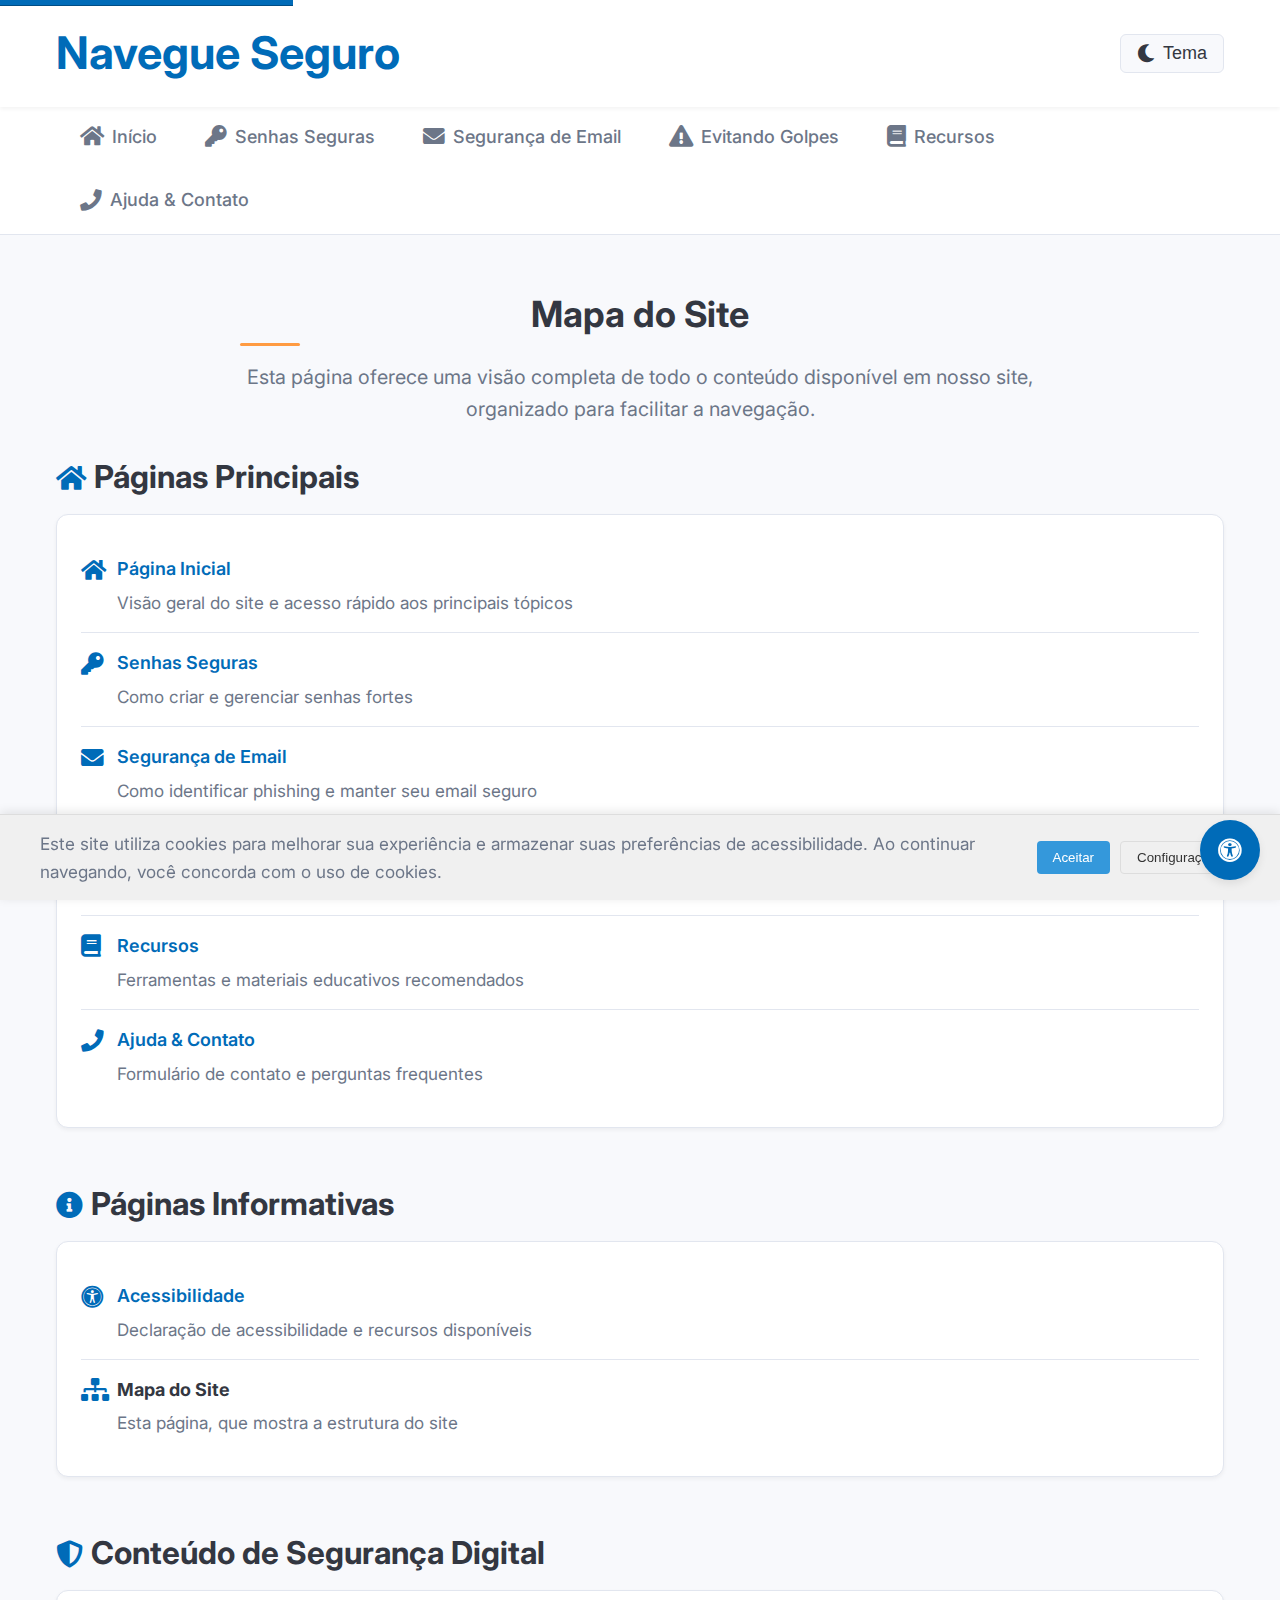
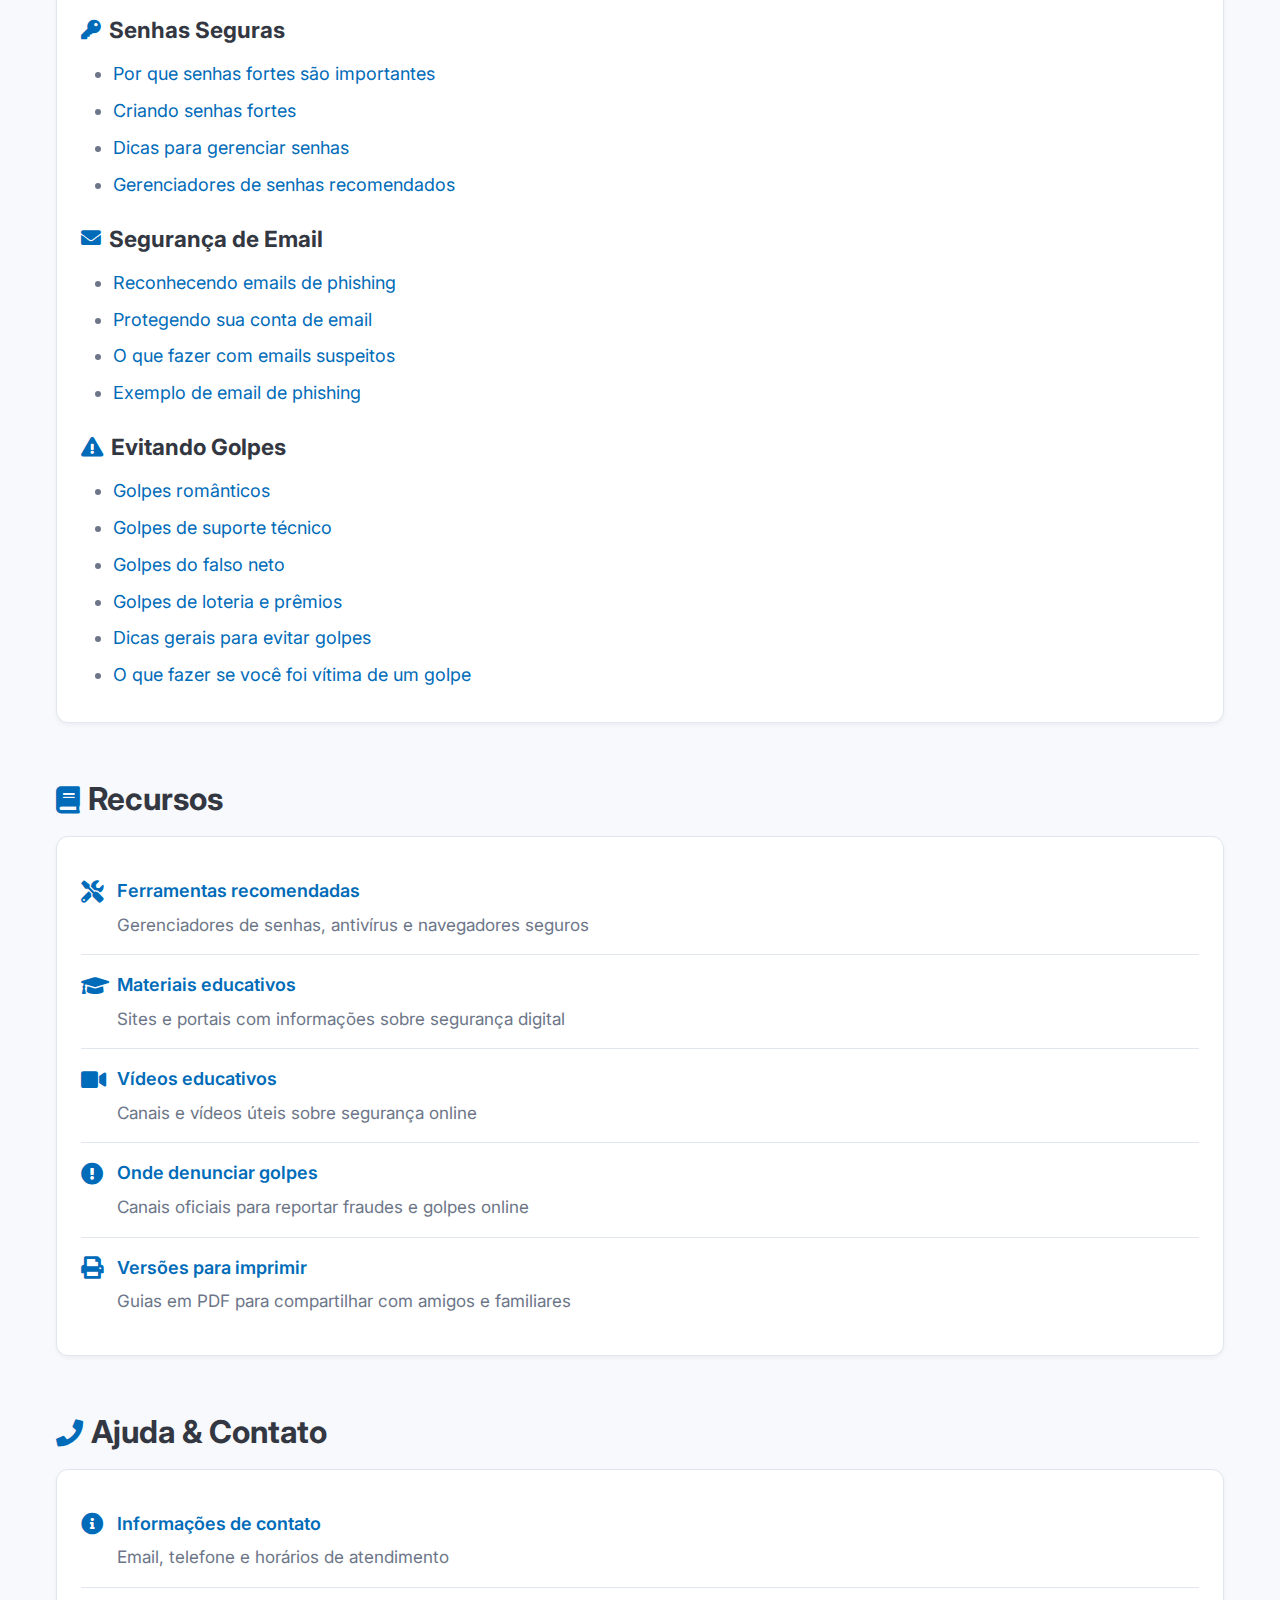
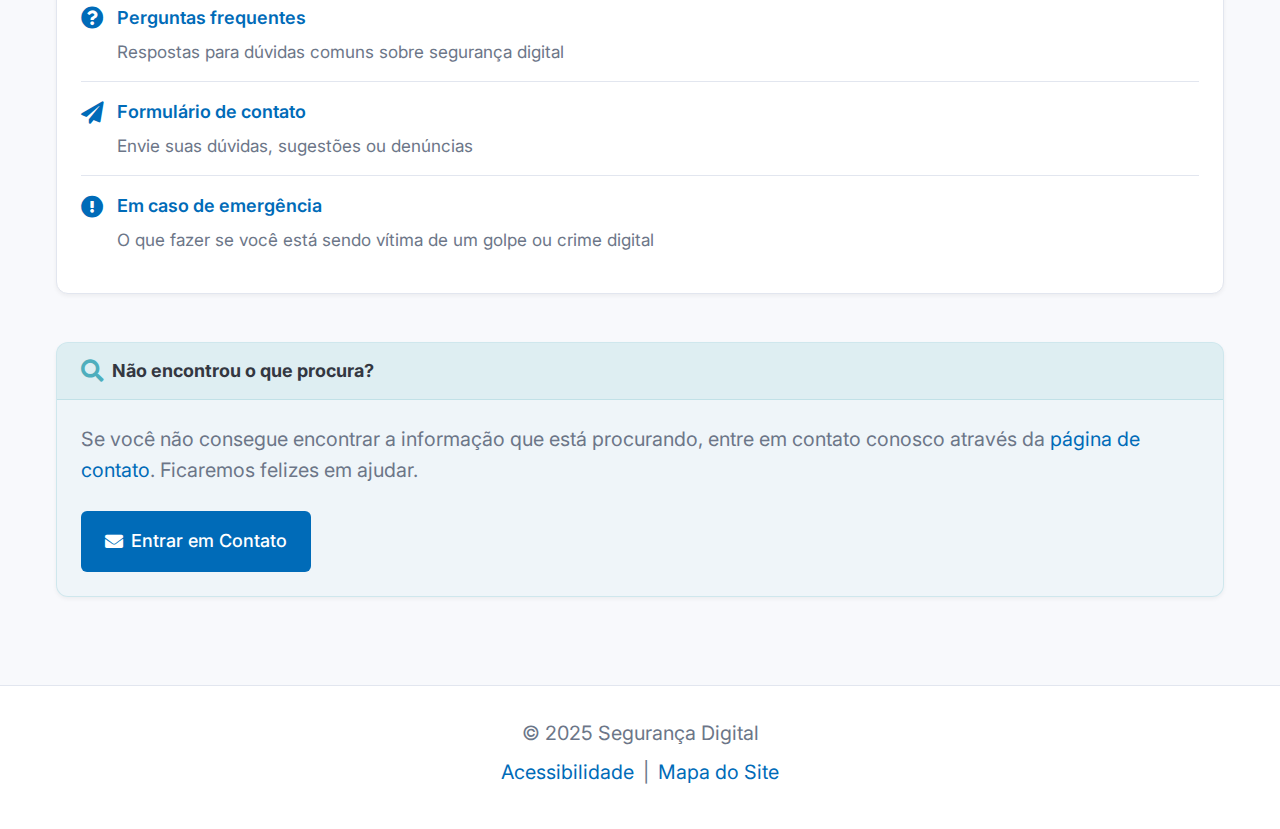
<file: pages/sitemap.html>
<!DOCTYPE html>
<html lang="pt-br">
<head>
    <meta charset="UTF-8">
    <meta name="viewport" content="width=device-width, initial-scale=1.0">
    <title>Mapa do Site - Navegue Seguro</title>
    
    <!-- Fonte Inter para design clean e acessível -->
    <link rel="preconnect" href="https://fonts.googleapis.com">
    <link rel="preconnect" href="https://fonts.gstatic.com" crossorigin>
    <link href="https://fonts.googleapis.com/css2?family=Inter:wght@400;500;600;700&display=swap" rel="stylesheet">
    
    <!-- Font Awesome para ícones reconhecíveis -->
    <link rel="stylesheet" href="https://cdnjs.cloudflare.com/ajax/libs/font-awesome/5.15.4/css/all.min.css">
    
    <!-- Estilos consolidados do site -->
    <link rel="stylesheet" href="../css/styles-consolidado.css">
    
    <!-- Scripts para manipulação de cookies e acessibilidade -->
    <script src="../js/cookie-utils.js"></script>
    <script src="../js/cookie-consent.js"></script>
    <script src="../js/acessibilidade-consolidado.js"></script>
</head>
<body>
    <!-- Link para pular para o conteúdo principal -->
    <a href="#main" class="skip-link">Pular para o conteúdo principal</a>
    
    <header>
        <div class="container">
            <h1>Navegue Seguro</h1>
            <div class="accessibility-controls">
                <button id="theme-toggle" aria-label="Alternar tema claro/escuro">
                    <i class="fas fa-moon"></i> Tema
                </button>
            </div>
        </div>
    </header>

    <nav>
        <div class="container">
            <ul>
                <li><a href="../index.html"><i class="fas fa-home"></i> Início</a></li>
                <li><a href="password-security.html"><i class="fas fa-key"></i> Senhas Seguras</a></li>
                <li><a href="email-safety.html"><i class="fas fa-envelope"></i> Segurança de Email</a></li>
                <li><a href="online-scams.html"><i class="fas fa-exclamation-triangle"></i> Evitando Golpes</a></li>
                <li><a href="resources.html"><i class="fas fa-book"></i> Recursos</a></li>
                <li><a href="contact.html"><i class="fas fa-phone"></i> Ajuda & Contato</a></li>
            </ul>
        </div>
    </nav>

    <main id="main">
        <div class="container">
            <section class="intro">
                <h2>Mapa do Site</h2>
                <p>Esta página oferece uma visão completa de todo o conteúdo disponível em nosso site, organizado para facilitar a navegação.</p>
            </section>

            <section class="content">
                <div class="sitemap">
                    <div class="sitemap-section">
                        <div class="section-header">
                            <i class="fas fa-home"></i>
                            <h3>Páginas Principais</h3>
                        </div>
                        <div class="sitemap-card">
                            <ul class="sitemap-list">
                                <li>
                                    <div class="page-link">
                                        <i class="fas fa-home"></i>
                                        <a href="../index.html">Página Inicial</a>
                                    </div>
                                    <p>Visão geral do site e acesso rápido aos principais tópicos</p>
                                </li>
                                <li>
                                    <div class="page-link">
                                        <i class="fas fa-key"></i>
                                        <a href="password-security.html">Senhas Seguras</a>
                                    </div>
                                    <p>Como criar e gerenciar senhas fortes</p>
                                </li>
                                <li>
                                    <div class="page-link">
                                        <i class="fas fa-envelope"></i>
                                        <a href="email-safety.html">Segurança de Email</a>
                                    </div>
                                    <p>Como identificar phishing e manter seu email seguro</p>
                                </li>
                                <li>
                                    <div class="page-link">
                                        <i class="fas fa-exclamation-triangle"></i>
                                        <a href="online-scams.html">Evitando Golpes</a>
                                    </div>
                                    <p>Reconhecer e evitar golpes online comuns</p>
                                </li>
                                <li>
                                    <div class="page-link">
                                        <i class="fas fa-book"></i>
                                        <a href="resources.html">Recursos</a>
                                    </div>
                                    <p>Ferramentas e materiais educativos recomendados</p>
                                </li>
                                <li>
                                    <div class="page-link">
                                        <i class="fas fa-phone"></i>
                                        <a href="contact.html">Ajuda & Contato</a>
                                    </div>
                                    <p>Formulário de contato e perguntas frequentes</p>
                                </li>
                            </ul>
                        </div>
                    </div>

                    <div class="sitemap-section">
                        <div class="section-header">
                            <i class="fas fa-info-circle"></i>
                            <h3>Páginas Informativas</h3>
                        </div>
                        <div class="sitemap-card">
                            <ul class="sitemap-list">
                                <li>
                                    <div class="page-link">
                                        <i class="fas fa-universal-access"></i>
                                        <a href="accessibility.html">Acessibilidade</a>
                                    </div>
                                    <p>Declaração de acessibilidade e recursos disponíveis</p>
                                </li>
                                <li>
                                    <div class="page-link active">
                                        <i class="fas fa-sitemap"></i>
                                        <span>Mapa do Site</span>
                                    </div>
                                    <p>Esta página, que mostra a estrutura do site</p>
                                </li>
                            </ul>
                        </div>
                    </div>

                    <div class="sitemap-section">
                        <div class="section-header">
                            <i class="fas fa-shield-alt"></i>
                            <h3>Conteúdo de Segurança Digital</h3>
                        </div>
                        <div class="sitemap-card">
                            <div class="content-section">
                                <h4><i class="fas fa-key"></i> Senhas Seguras</h4>
                                <ul class="sitemap-sublist">
                                    <li><a href="password-security.html#why-strong-passwords">Por que senhas fortes são importantes</a></li>
                                    <li><a href="password-security.html#creating-strong-passwords">Criando senhas fortes</a></li>
                                    <li><a href="password-security.html#password-management">Dicas para gerenciar senhas</a></li>
                                    <li><a href="password-security.html#password-managers">Gerenciadores de senhas recomendados</a></li>
                                </ul>
                            </div>

                            <div class="content-section">
                                <h4><i class="fas fa-envelope"></i> Segurança de Email</h4>
                                <ul class="sitemap-sublist">
                                    <li><a href="email-safety.html#phishing">Reconhecendo emails de phishing</a></li>
                                    <li><a href="email-safety.html#protecting-email">Protegendo sua conta de email</a></li>
                                    <li><a href="email-safety.html#handling-suspicious-emails">O que fazer com emails suspeitos</a></li>
                                    <li><a href="email-safety.html#phishing-example">Exemplo de email de phishing</a></li>
                                </ul>
                            </div>

                            <div class="content-section">
                                <h4><i class="fas fa-exclamation-triangle"></i> Evitando Golpes</h4>
                                <ul class="sitemap-sublist">
                                    <li><a href="online-scams.html#romance-scams">Golpes românticos</a></li>
                                    <li><a href="online-scams.html#tech-support-scams">Golpes de suporte técnico</a></li>
                                    <li><a href="online-scams.html#grandparent-scams">Golpes do falso neto</a></li>
                                    <li><a href="online-scams.html#lottery-scams">Golpes de loteria e prêmios</a></li>
                                    <li><a href="online-scams.html#general-tips">Dicas gerais para evitar golpes</a></li>
                                    <li><a href="online-scams.html#what-to-do">O que fazer se você foi vítima de um golpe</a></li>
                                </ul>
                            </div>
                        </div>
                    </div>

                    <div class="sitemap-section">
                        <div class="section-header">
                            <i class="fas fa-book"></i>
                            <h3>Recursos</h3>
                        </div>
                        <div class="sitemap-card">
                            <ul class="sitemap-list">
                                <li>
                                    <div class="page-link">
                                        <i class="fas fa-tools"></i>
                                        <a href="resources.html#recommended-tools">Ferramentas recomendadas</a>
                                    </div>
                                    <p>Gerenciadores de senhas, antivírus e navegadores seguros</p>
                                </li>
                                <li>
                                    <div class="page-link">
                                        <i class="fas fa-graduation-cap"></i>
                                        <a href="resources.html#educational-materials">Materiais educativos</a>
                                    </div>
                                    <p>Sites e portais com informações sobre segurança digital</p>
                                </li>
                                <li>
                                    <div class="page-link">
                                        <i class="fas fa-video"></i>
                                        <a href="resources.html#educational-videos">Vídeos educativos</a>
                                    </div>
                                    <p>Canais e vídeos úteis sobre segurança online</p>
                                </li>
                                <li>
                                    <div class="page-link">
                                        <i class="fas fa-exclamation-circle"></i>
                                        <a href="resources.html#reporting-scams">Onde denunciar golpes</a>
                                    </div>
                                    <p>Canais oficiais para reportar fraudes e golpes online</p>
                                </li>
                                <li>
                                    <div class="page-link">
                                        <i class="fas fa-print"></i>
                                        <a href="resources.html#printable-versions">Versões para imprimir</a>
                                    </div>
                                    <p>Guias em PDF para compartilhar com amigos e familiares</p>
                                </li>
                            </ul>
                        </div>
                    </div>

                    <div class="sitemap-section">
                        <div class="section-header">
                            <i class="fas fa-phone"></i>
                            <h3>Ajuda & Contato</h3>
                        </div>
                        <div class="sitemap-card">
                            <ul class="sitemap-list">
                                <li>
                                    <div class="page-link">
                                        <i class="fas fa-info-circle"></i>
                                        <a href="contact.html#contact-info">Informações de contato</a>
                                    </div>
                                    <p>Email, telefone e horários de atendimento</p>
                                </li>
                                <li>
                                    <div class="page-link">
                                        <i class="fas fa-question-circle"></i>
                                        <a href="contact.html#faq">Perguntas frequentes</a>
                                    </div>
                                    <p>Respostas para dúvidas comuns sobre segurança digital</p>
                                </li>
                                <li>
                                    <div class="page-link">
                                        <i class="fas fa-paper-plane"></i>
                                        <a href="contact.html#contact-form">Formulário de contato</a>
                                    </div>
                                    <p>Envie suas dúvidas, sugestões ou denúncias</p>
                                </li>
                                <li>
                                    <div class="page-link">
                                        <i class="fas fa-exclamation-circle"></i>
                                        <a href="contact.html#emergency">Em caso de emergência</a>
                                    </div>
                                    <p>O que fazer se você está sendo vítima de um golpe ou crime digital</p>
                                </li>
                            </ul>
                        </div>
                    </div>
                </div>

                <div class="search-help-box">
                    <div class="search-help-header">
                        <i class="fas fa-search"></i>
                        <h4>Não encontrou o que procura?</h4>
                    </div>
                    <div class="search-help-content">
                        <p>Se você não consegue encontrar a informação que está procurando, entre em contato conosco através da <a href="contact.html">página de contato</a>. Ficaremos felizes em ajudar.</p>
                        <a href="contact.html" class="button">
                            <i class="fas fa-envelope"></i> Entrar em Contato
                        </a>
                    </div>
                </div>
            </section>
        </div>
    </main>

    <footer>
        <div class="container">
            <p>&copy; 2025 Segurança Digital</p>
            <p><a href="accessibility.html">Acessibilidade</a> | <a href="sitemap.html" aria-current="page">Mapa do Site</a></p>
        </div>
    </footer>

    <!-- Barra de acessibilidade flutuante -->
    <button class="accessibility-button" aria-label="Abrir menu de acessibilidade">
        <i class="fas fa-universal-access"></i>
    </button>
    
    <div class="accessibility-menu">
        <h3 id="accessibility-title">Opções de Acessibilidade</h3>
        
        <div class="accessibility-section">
            <h4>Tamanho do Texto</h4>
            <div class="option-buttons" role="group" aria-label="Tamanho da fonte">
                <button class="option-button font-size-option" data-size="small" aria-label="Fonte pequena">
                    <span class="font-small">A</span> Pequeno
                </button>
                <button class="option-button font-size-option" data-size="medium" aria-label="Fonte média">
                    <span class="font-medium">A</span> Médio
                </button>
                <button class="option-button font-size-option" data-size="large" aria-label="Fonte grande">
                    <span class="font-large">A</span> Grande
                </button>
            </div>
        </div>
        
        <div class="accessibility-section">
            <h4>Modo de Tema</h4>
            <div class="option-buttons" role="group" aria-label="Modo de tema">
                <button class="option-button contrast-mode-option" data-mode="normal" aria-label="Modo claro">
                    Claro
                    <div class="mode-preview preview-normal">Abc</div>
                </button>
                <button class="option-button contrast-mode-option" data-mode="dark" aria-label="Modo escuro">
                    Escuro
                    <div class="mode-preview preview-dark">Abc</div>
                </button>
            </div>
        </div>
    </div>

    <!-- Os scripts de tema e acessibilidade foram movidos para arquivos separados -->
    <!-- Veja js/theme-manager.js e js/theme-loader.js -->

    <style>
        /* Estilos específicos para a página de mapa do site */
        .content {
            display: flex;
            flex-direction: column;
            gap: var(--spacing-lg);
            margin-bottom: var(--spacing-xl);
        }
        
        .section-header {
            display: flex;
            align-items: center;
            gap: var(--spacing-sm);
            margin-bottom: var(--spacing-md);
        }
        
        .section-header i {
            color: var(--primary-color);
            font-size: 1.5rem;
        }
        
        .section-header h3 {
            color: var(--text-color);
            margin: 0;
        }
        
        /* Layout de sitemap */
        .sitemap {
            display: flex;
            flex-direction: column;
            gap: var(--spacing-xl);
        }
        
        .sitemap-section {
            margin-bottom: var(--spacing-lg);
        }
        
        .sitemap-card {
            background-color: var(--card-bg);
            border-radius: var(--card-radius);
            box-shadow: var(--shadow-sm);
            border: 1px solid var(--border-color);
            padding: var(--spacing-lg);
        }
        
        /* Lista principal de links */
        .sitemap-list {
            list-style-type: none;
            padding: 0;
            margin: 0;
        }
        
        .sitemap-list li {
            padding: var(--spacing-md) 0;
            border-bottom: 1px solid var(--border-color);
        }
        
        .sitemap-list li:last-child {
            border-bottom: none;
        }
        
        .page-link {
            display: flex;
            align-items: center;
            gap: var(--spacing-md);
            margin-bottom: var(--spacing-xs);
        }
        
        .page-link i {
            color: var(--primary-color);
            font-size: 1.25rem;
            width: 20px;
            text-align: center;
        }
        
        .page-link a, .page-link span {
            font-weight: var(--font-weight-semibold);
            color: var(--primary-color);
            text-decoration: none;
        }
        
        .page-link a:hover {
            text-decoration: underline;
        }
        
        .page-link.active span {
            color: var(--text-color);
            font-weight: var(--font-weight-bold);
        }
        
        .sitemap-list p {
            margin: 0;
            padding-left: calc(20px + var(--spacing-md));
            color: var(--text-secondary);
            font-size: 0.95rem;
        }
        
        /* Conteúdo específico das seções */
        .content-section {
            margin-bottom: var(--spacing-lg);
        }
        
        .content-section:last-child {
            margin-bottom: 0;
        }
        
        .content-section h4 {
            display: flex;
            align-items: center;
            gap: var(--spacing-sm);
            color: var(--text-color);
            margin-top: 0;
            margin-bottom: var(--spacing-md);
            font-size: 1.25rem;
        }
        
        .content-section h4 i {
            color: var(--primary-color);
            font-size: 1.1rem;
        }
        
        .sitemap-sublist {
            padding-left: var(--spacing-xl);
            margin: 0;
            color: var(--text-secondary);
        }
        
        .sitemap-sublist li {
            margin-bottom: var(--spacing-sm);
        }
        
        .sitemap-sublist a {
            color: var(--link-color);
            text-decoration: none;
        }
        
        .sitemap-sublist a:hover {
            color: var(--link-hover-color);
            text-decoration: underline;
        }
        
        /* Box de ajuda para pesquisa */
        .search-help-box {
            background-color: rgba(78, 174, 189, 0.05);
            border-radius: var(--card-radius);
            box-shadow: var(--shadow-sm);
            border: 1px solid rgba(78, 174, 189, 0.2);
            overflow: hidden;
        }
        
        .search-help-header {
            display: flex;
            align-items: center;
            gap: var(--spacing-sm);
            padding: var(--spacing-md) var(--spacing-lg);
            background-color: rgba(78, 174, 189, 0.1);
            border-bottom: 1px solid rgba(78, 174, 189, 0.2);
        }
        
        .search-help-header i {
            color: var(--secondary-color);
            font-size: 1.25rem;
        }
        
        .search-help-header h4 {
            margin: 0;
            color: var(--text-color);
        }
        
        .search-help-content {
            padding: var(--spacing-lg);
            display: flex;
            flex-wrap: wrap;
            justify-content: space-between;
            align-items: center;
            gap: var(--spacing-lg);
        }
        
        .search-help-content p {
            margin: 0;
            flex-grow: 1;
        }
        
        /* Responsividade */
        @media screen and (max-width: 768px) {
            .search-help-content {
                flex-direction: column;
                align-items: flex-start;
            }
            
            .content-section h4 {
                font-size: 1.1rem;
            }
        }
    </style>
</body>
</html>
</file>
<file: css/styles-consolidado.css>
/* 
 * Estilos Consolidados para o Site de Segurança Digital
 * Este arquivo unifica todos os estilos e remove conflitos e redundâncias
 */

/* ===== VARIÁVEIS CSS ===== */
:root {
    /* Paleta de cores principal - tema claro */
    --primary-color: #006BB8;       /* Azul principal */
    --secondary-color: #4EAEBD;     /* Azul turquesa */
    --accent-color: #FF9B42;        /* Laranja para destaques */
    --background-color: #F8F9FC;    /* Cinza muito claro com tom azulado */
    --card-bg: #FFFFFF;             /* Branco puro */
    --text-color: #333741;          /* Quase preto com tom azulado */
    --text-secondary: #6C7688;      /* Cinza médio para textos secundários */
    --success-color: #37B15A;       /* Verde de sucesso */
    --warning-color: #FCB941;       /* Amarelo de aviso */
    --danger-color: #E74556;        /* Vermelho de perigo */
    --border-color: #E2E6EF;        /* Cinza muito claro para bordas */
    
    /* Variáveis de interação */
    --link-color: #006BB8;          /* Azul para links */
    --link-hover-color: #004D85;    /* Azul mais escuro para hover */
    --input-border: #C9D0E0;        /* Cinza claro para bordas de input */
    --input-focus-border: #006BB8;  /* Azul para bordas de focus */
    --input-background: #FFFFFF;    /* Branco para background de input */
    --input-focus-background: #F5F8FF; /* Azul muito claro para focus background */
    --input-shadow: rgba(0, 107, 184, 0.1); /* Sombra azulada suave */
    
    /* Dimensões e espaçamento */
    --border-radius: 8px;           /* Bordas arredondadas padrão */
    --card-radius: 12px;            /* Bordas para cards */
    --button-radius: 6px;           /* Bordas para botões */
    --spacing-xs: 4px;              /* Espaçamento extra pequeno */
    --spacing-sm: 8px;              /* Espaçamento pequeno */
    --spacing-md: 16px;             /* Espaçamento médio */
    --spacing-lg: 24px;             /* Espaçamento grande */
    --spacing-xl: 32px;             /* Espaçamento extra grande */
    
    /* Tipografia */
    --font-family: 'Inter', system-ui, sans-serif;
    --font-size-base: 18px;         /* Tamanho base de fonte para acessibilidade */
    --line-height: 1.6;             /* Altura de linha para melhor legibilidade */
    --font-weight-normal: 400;      /* Peso normal */
    --font-weight-medium: 500;      /* Peso médio */
    --font-weight-semibold: 600;    /* Peso semi-negrito */
    --font-weight-bold: 700;        /* Peso negrito */
    
    /* Efeitos e transições */
    --shadow-sm: 0 2px 4px rgba(0, 0, 0, 0.05);
    --shadow-md: 0 4px 8px rgba(0, 0, 0, 0.08);
    --shadow-lg: 0 8px 16px rgba(0, 0, 0, 0.1);
    --transition-fast: all 0.2s ease;
    --transition-normal: all 0.3s ease;
}

/* ===== TEMA ESCURO ===== */
[data-theme="dark"] {
    --primary-color: #3B92DE;       /* Azul mais claro */
    --secondary-color: #5CBECC;     /* Turquesa mais claro */
    --accent-color: #FFA857;        /* Laranja mais claro */
    --background-color: #1A1E27;    /* Cinza muito escuro com tom azulado */
    --card-bg: #252A35;             /* Cinza escuro para cards */
    --text-color: #E8EBEF;          /* Branco com tom azulado */
    --text-secondary: #9BA3B5;      /* Cinza claro para textos secundários */
    --success-color: #4AC46B;       /* Verde mais claro */
    --warning-color: #FFD066;       /* Amarelo mais claro */
    --danger-color: #FF5F6D;        /* Vermelho mais claro */
    --border-color: #353B4A;        /* Cinza escuro para bordas */
    
    --link-color: #5AA7E7;          /* Azul mais claro para links */
    --link-hover-color: #80BDFF;    /* Azul ainda mais claro para hover */
    --input-border: #444B5A;        /* Cinza médio para bordas de input */
    --input-focus-border: #5AA7E7;  /* Azul claro para bordas de focus */
    --input-background: #2C323F;    /* Cinza para background de input */
    --input-focus-background: #353B4A; /* Cinza um pouco mais claro para focus background */
    
    --shadow-sm: 0 2px 4px rgba(0, 0, 0, 0.2);
    --shadow-md: 0 4px 8px rgba(0, 0, 0, 0.25);
    --shadow-lg: 0 8px 16px rgba(0, 0, 0, 0.3);
}

/* ===== ALTO CONTRASTE ===== */
.high-contrast {
    --primary-color: #FFFFFF;
    --secondary-color: #FFFFFF;
    --accent-color: #FFFF00;
    --background-color: #000000;
    --card-bg: #121212;
    --text-color: #FFFFFF;
    --text-secondary: #CCCCCC;
    --success-color: #00FF00;
    --warning-color: #FFFF00;
    --danger-color: #FF0000;
    --border-color: #FFFFFF;
    
    --link-color: #FFFF00;
    --link-hover-color: #FFCC00;
    --input-border: #FFFFFF;
    --input-focus-border: #FFFF00;
    --input-background: #000000;
    --input-focus-background: #222222;
    
    --shadow-sm: none;
    --shadow-md: none;
    --shadow-lg: none;
}

/* ===== RESET BÁSICO ===== */
* {
    box-sizing: border-box;
    margin: 0;
    padding: 0;
}

html {
    font-size: var(--font-size-base);
    scroll-behavior: smooth;
}

body {
    font-family: var(--font-family);
    line-height: var(--line-height);
    color: var(--text-color);
    background-color: var(--background-color);
    transition: var(--transition-normal);
    overflow-x: hidden;
}

.container {
    width: 95%;
    max-width: 1200px;
    margin: 0 auto;
    padding: 0 var(--spacing-md);
}

/* ===== TIPOGRAFIA ===== */
h1, h2, h3, h4, h5, h6 {
    margin-bottom: var(--spacing-md);
    line-height: 1.3;
    color: var(--text-color);
    font-weight: var(--font-weight-bold);
}

h1 {
    font-size: 2.5rem;
    font-weight: var(--font-weight-bold);
    margin-bottom: var(--spacing-lg);
}

h2 {
    font-size: 2rem;
    position: relative;
    margin-bottom: var(--spacing-lg);
}

h2:after {
    content: '';
    position: absolute;
    left: 0;
    bottom: -8px;
    height: 3px;
    width: 60px;
    background-color: var(--accent-color);
    border-radius: 2px;
}

h3 {
    font-size: 1.75rem;
}

p {
    margin-bottom: var(--spacing-lg);
    font-size: 1.1rem;
    color: var(--text-secondary);
}

a {
    color: var(--link-color);
    text-decoration: none;
    transition: var(--transition-fast);
    border-bottom: 1px solid transparent;
}

a:hover, a:focus {
    color: var(--link-hover-color);
    border-bottom-color: var(--link-hover-color);
}

a:focus {
    outline: 3px solid rgba(0, 107, 184, 0.3);
    outline-offset: 2px;
}

/* ===== LAYOUT DE HEADER ===== */
header {
    background-color: var(--card-bg);
    color: var(--text-color);
    padding: var(--spacing-lg) 0;
    box-shadow: var(--shadow-sm);
    position: relative;
    z-index: 10;
}

header .container {
    display: flex;
    flex-wrap: wrap;
    justify-content: space-between;
    align-items: center;
}

header h1 {
    margin-bottom: 0;
    color: var(--primary-color);
}

header .accessibility-controls {
    display: flex;
    gap: var(--spacing-sm);
}

header button {
    background-color: var(--background-color);
    border: 1px solid var(--border-color);
    color: var(--text-color);
    padding: var(--spacing-sm) var(--spacing-md);
    border-radius: var(--button-radius);
    cursor: pointer;
    font-size: 1rem;
    font-weight: var(--font-weight-medium);
    display: inline-flex;
    align-items: center;
    gap: 8px;
    transition: var(--transition-fast);
}

header button:hover {
    background-color: var(--input-focus-background);
    border-color: var(--primary-color);
}

header button:focus {
    outline: 3px solid rgba(0, 107, 184, 0.3);
    outline-offset: 2px;
}

/* ===== NAVEGAÇÃO ===== */
nav {
    background-color: var(--card-bg);
    padding: 0;
    margin-bottom: var(--spacing-xl);
    border-bottom: 1px solid var(--border-color);
}

nav ul {
    list-style: none;
    display: flex;
    flex-wrap: wrap;
    gap: 0;
}

nav li {
    margin: 0;
    position: relative;
}

nav a {
    display: inline-flex;
    align-items: center;
    gap: 8px;
    color: var(--text-secondary);
    text-decoration: none;
    padding: var(--spacing-md) var(--spacing-lg);
    font-weight: var(--font-weight-medium);
    border-bottom: 3px solid transparent;
    transition: var(--transition-fast);
}

nav a:hover {
    color: var(--primary-color);
    background-color: rgba(0, 107, 184, 0.05);
    border-bottom-color: rgba(0, 107, 184, 0.2);
    text-decoration: none;
}

nav a.active {
    color: var(--primary-color);
    border-bottom-color: var(--primary-color);
    font-weight: var(--font-weight-semibold);
}

nav a:focus {
    outline: none;
    background-color: rgba(0, 107, 184, 0.1);
}

nav i {
    font-size: 1.2rem;
}

/* ===== CONTEÚDO PRINCIPAL ===== */
main {
    padding: var(--spacing-lg) 0;
}

.intro {
    max-width: 800px;
    margin: 0 auto var(--spacing-xl) auto;
    text-align: center;
}

/* ===== CARDS DE RECURSOS ===== */
.features {
    display: grid;
    grid-template-columns: repeat(auto-fit, minmax(300px, 1fr));
    gap: var(--spacing-xl);
    margin-bottom: var(--spacing-xl);
}

.feature-card {
    background-color: var(--card-bg);
    padding: var(--spacing-xl);
    border-radius: var(--card-radius);
    box-shadow: var(--shadow-sm);
    transition: var(--transition-normal);
    border: 1px solid var(--border-color);
    display: flex;
    flex-direction: column;
    align-items: center;
    text-align: center;
}

.feature-card:hover {
    transform: translateY(-4px);
    box-shadow: var(--shadow-md);
    border-color: var(--primary-color);
}

.feature-card i {
    color: var(--primary-color);
    background-color: rgba(0, 107, 184, 0.1);
    width: 70px;
    height: 70px;
    border-radius: 50%;
    display: flex;
    align-items: center;
    justify-content: center;
    margin-bottom: var(--spacing-lg);
    font-size: 1.8rem;
}

.feature-card h3 {
    margin-bottom: var(--spacing-md);
    color: var(--text-color);
}

.feature-card p {
    margin-bottom: var(--spacing-lg);
    flex-grow: 1;
}

/* ===== BOTÕES ===== */
.button {
    display: inline-flex;
    align-items: center;
    justify-content: center;
    gap: 8px;
    background-color: var(--primary-color);
    color: white;
    padding: var(--spacing-md) var(--spacing-lg);
    border-radius: var(--button-radius);
    text-decoration: none;
    font-weight: var(--font-weight-medium);
    transition: var(--transition-fast);
    border: none;
    cursor: pointer;
}

.button:hover, .button:focus {
    background-color: var(--link-hover-color);
    color: white;
    text-decoration: none;
    transform: translateY(-2px);
    box-shadow: var(--shadow-sm);
    border-bottom: none;
}

.button:focus {
    outline: 3px solid rgba(0, 107, 184, 0.3);
}

.button.secondary {
    background-color: transparent;
    color: var(--primary-color);
    border: 1px solid var(--primary-color);
}

.button.secondary:hover, .button.secondary:focus {
    background-color: rgba(0, 107, 184, 0.1);
    color: var(--link-hover-color);
    border-color: var(--link-hover-color);
}

/* ===== FORMULÁRIOS ===== */
.contact-form {
    background-color: var(--card-bg);
    padding: var(--spacing-xl);
    border-radius: var(--card-radius);
    box-shadow: var(--shadow-sm);
    margin-bottom: var(--spacing-lg);
    border: 1px solid var(--border-color);
}

.form-group {
    margin-bottom: var(--spacing-lg);
}

.form-group label {
    display: block;
    margin-bottom: var(--spacing-xs);
    font-weight: var(--font-weight-medium);
    color: var(--text-color);
}

.form-group input,
.form-group select,
.form-group textarea {
    width: 100%;
    padding: var(--spacing-md);
    border: 1px solid var(--input-border);
    border-radius: var(--border-radius);
    background-color: var(--input-background);
    font-size: 1rem;
    color: var(--text-color);
    transition: var(--transition-fast);
    font-family: var(--font-family);
}

.form-group input:focus,
.form-group select:focus,
.form-group textarea:focus {
    border-color: var(--input-focus-border);
    background-color: var(--input-focus-background);
    box-shadow: 0 0 0 3px var(--input-shadow);
    outline: none;
}

.form-group textarea {
    min-height: 120px;
    resize: vertical;
}

.submit-button {
    width: 100%;
    justify-content: center;
    font-weight: var(--font-weight-semibold);
    padding: var(--spacing-md) var(--spacing-lg);
}

/* ===== FOOTER ===== */
footer {
    background-color: var(--card-bg);
    color: var(--text-secondary);
    padding: var(--spacing-xl) 0;
    margin-top: var(--spacing-xl);
    border-top: 1px solid var(--border-color);
}

footer .container {
    display: flex;
    flex-direction: column;
    align-items: center;
    text-align: center;
}

footer p {
    margin-bottom: var(--spacing-sm);
}

footer a {
    color: var(--primary-color);
    padding: 0 var(--spacing-xs);
}

footer a:hover {
    color: var(--link-hover-color);
}

/* ===== UTILITÁRIOS DE ACESSIBILIDADE ===== */
.sr-only {
    position: absolute;
    width: 1px;
    height: 1px;
    padding: 0;
    margin: -1px;
    overflow: hidden;
    clip: rect(0, 0, 0, 0);
    white-space: nowrap;
    border: 0;
}

.skip-link {
    position: absolute;
    top: -40px;
    left: 0;
    background: var(--primary-color);
    color: white;
    padding: var(--spacing-sm) var(--spacing-md);
    z-index: 100;
    transition: var(--transition-fast);
}

.skip-link:focus {
    top: 0;
}

/* ===== BARRA DE ACESSIBILIDADE ===== */
/* Botão de acessibilidade */
.accessibility-button {
    position: fixed;
    bottom: 20px;
    right: 20px;
    z-index: 9999;
    background-color: var(--primary-color);
    color: white;
    border: none;
    border-radius: 50%;
    width: 60px;
    height: 60px;
    font-size: 24px;
    cursor: pointer;
    box-shadow: var(--shadow-md);
    display: flex;
    align-items: center;
    justify-content: center;
    transition: var(--transition-fast);
}

.accessibility-button:hover,
.accessibility-button:focus {
    background-color: var(--link-hover-color);
    outline: 3px solid rgba(0, 107, 184, 0.3);
}

/* Menu de acessibilidade */
.accessibility-menu {
    position: fixed;
    bottom: 90px;
    right: 20px;
    background-color: var(--card-bg);
    border-radius: var(--card-radius);
    box-shadow: var(--shadow-md);
    padding: var(--spacing-lg);
    width: 280px;
    z-index: 9998;
    display: none;
    opacity: 0;
    transform: translateY(10px);
    transition: opacity 0.3s, transform 0.3s;
    border: 1px solid var(--border-color);
}

.accessibility-menu.active {
    display: block;
    opacity: 1;
    transform: translateY(0);
}

/* Título do menu */
.accessibility-menu h3 {
    margin-top: 0;
    margin-bottom: var(--spacing-md);
    font-size: 18px;
    color: var(--text-color);
    border-bottom: 1px solid var(--border-color);
    padding-bottom: var(--spacing-sm);
}

/* Seções do menu */
.accessibility-section {
    margin-bottom: var(--spacing-md);
}

.accessibility-section h4 {
    margin: 0 0 var(--spacing-sm) 0;
    font-size: 16px;
    color: var(--text-color);
}

/* Botões de opção */
.option-buttons {
    display: flex;
    gap: var(--spacing-sm);
}

.option-button {
    background-color: var(--background-color);
    border: 1px solid var(--border-color);
    color: var(--text-color);
    border-radius: var(--button-radius);
    padding: var(--spacing-sm);
    font-size: 14px;
    cursor: pointer;
    flex: 1;
    text-align: center;
    transition: var(--transition-fast);
}

.option-button:hover,
.option-button:focus {
    background-color: var(--input-focus-background);
    outline: 2px solid var(--primary-color);
}

.option-button.active {
    background-color: var(--primary-color);
    color: white;
    border-color: var(--primary-color);
}

/* Controles de tamanho de fonte */
.font-small {
    font-size: 14px;
}

.font-medium {
    font-size: 16px;
}

.font-large {
    font-size: 18px;
}

/* Previsões de modos de contraste */
.mode-preview {
    display: flex;
    align-items: center;
    justify-content: center;
    width: 100%;
    height: 30px;
    border-radius: var(--button-radius);
    margin-top: var(--spacing-xs);
    font-size: 12px;
}

.preview-normal {
    background-color: var(--card-bg);
    color: var(--text-color);
    border: 1px solid var(--border-color);
}

.preview-dark {
    background-color: #252A35;
    color: white;
    border: 1px solid #353B4A;
}

.preview-high-contrast {
    background-color: black;
    color: yellow;
    border: 1px solid white;
}

/* ===== TAMANHOS DE FONTE ===== */
body.font-size-small {
    --font-size-base: 16px;
}

body.font-size-medium {
    --font-size-base: 18px;
}

body.font-size-large {
    --font-size-base: 22px;
}

/* ===== RESPONSIVIDADE ===== */
@media screen and (max-width: 1200px) {
    .container {
        width: 95%;
        max-width: 960px;
    }
}

@media screen and (max-width: 992px) {
    html {
        font-size: 17px;
    }
    
    .container {
        width: 95%;
        max-width: 720px;
    }
    
    header {
        padding: var(--spacing-md) 0;
    }
    
    header .accessibility-controls {
        display: flex;
        flex-wrap: wrap;
        justify-content: flex-end;
    }
    
    nav ul {
        justify-content: center;
        flex-wrap: wrap;
    }
    
    nav a {
        padding: var(--spacing-md) var(--spacing-md);
    }
    
    .accessibility-button {
        width: 55px;
        height: 55px;
        font-size: 22px;
    }
    
    .accessibility-menu {
        width: 260px;
    }
}

@media screen and (max-width: 768px) {
    html {
        font-size: 16px;
    }
    
    .container {
        max-width: 540px;
    }
    
    header .container {
        flex-direction: row;
        flex-wrap: wrap;
        justify-content: space-between;
        align-items: center;
        gap: var(--spacing-md);
    }
    
    header h1 {
        font-size: 1.8rem;
        width: 100%;
        margin-bottom: var(--spacing-sm);
        text-align: center;
    }
    
    header .accessibility-controls {
        width: 100%;
        justify-content: center;
        gap: var(--spacing-md);
    }
    
    header button {
        flex-grow: 1;
        max-width: 200px;
        justify-content: center;
    }
    
    nav {
        margin-bottom: var(--spacing-lg);
    }
    
    nav ul {
        flex-direction: column;
        width: 100%;
    }
    
    nav a {
        width: 100%;
        padding: var(--spacing-md);
        border-left: 3px solid transparent;
        border-bottom: 1px solid var(--border-color);
        justify-content: flex-start;
    }
    
    nav a.active {
        border-left-color: var(--primary-color);
        border-bottom-color: var(--border-color);
    }
    
    nav a i {
        width: 24px;
        text-align: center;
        margin-right: var(--spacing-sm);
    }
    
    .features {
        grid-template-columns: 1fr;
        gap: var(--spacing-lg);
    }
    
    .accessibility-button {
        width: 50px;
        height: 50px;
        font-size: 20px;
        bottom: 15px;
        right: 15px;
    }
    
    .accessibility-menu {
        width: 250px;
        bottom: 75px;
        right: 15px;
    }
    
    .option-buttons {
        flex-direction: column;
        gap: 5px;
    }
    
    .accessibility-section h4 {
        font-size: 15px;
    }
    
    .option-button {
        padding: 10px 8px;
    }
}

@media screen and (max-width: 576px) {
    .container {
        width: 100%;
        padding: 0 var(--spacing-md);
    }
    
    header {
        padding: var(--spacing-sm) 0;
    }
    
    header h1 {
        font-size: 1.6rem;
    }
    
    header .accessibility-controls {
        flex-direction: column;
        align-items: center;
    }
    
    header button {
        width: 100%;
        max-width: none;
    }
}

@media screen and (max-width: 480px) {
    html {
        font-size: 15px;
    }
    
    h1 {
        font-size: 1.8rem;
    }
    
    h2 {
        font-size: 1.5rem;
    }
    
    h3 {
        font-size: 1.3rem;
    }
    
    .feature-card {
        padding: var(--spacing-md);
    }
    
    .accessibility-button {
        width: 45px;
        height: 45px;
        font-size: 18px;
        bottom: 10px;
        right: 10px;
    }
    
    .accessibility-menu {
        width: calc(100% - 20px);
        max-width: 300px;
        bottom: 65px;
        right: 10px;
        padding: 12px;
    }
    
    .accessibility-menu h3 {
        font-size: 16px;
        margin-bottom: 12px;
    }
    
    .accessibility-section {
        margin-bottom: 12px;
    }
    
    .accessibility-section h4 {
        font-size: 14px;
        margin-bottom: 8px;
    }
    
    .option-button {
        padding: 8px;
        font-size: 13px;
    }
}

/* ===== FOCO VISUAL ===== */
:focus {
    outline: 3px solid var(--primary-color);
    outline-offset: 2px;
}
</file>
